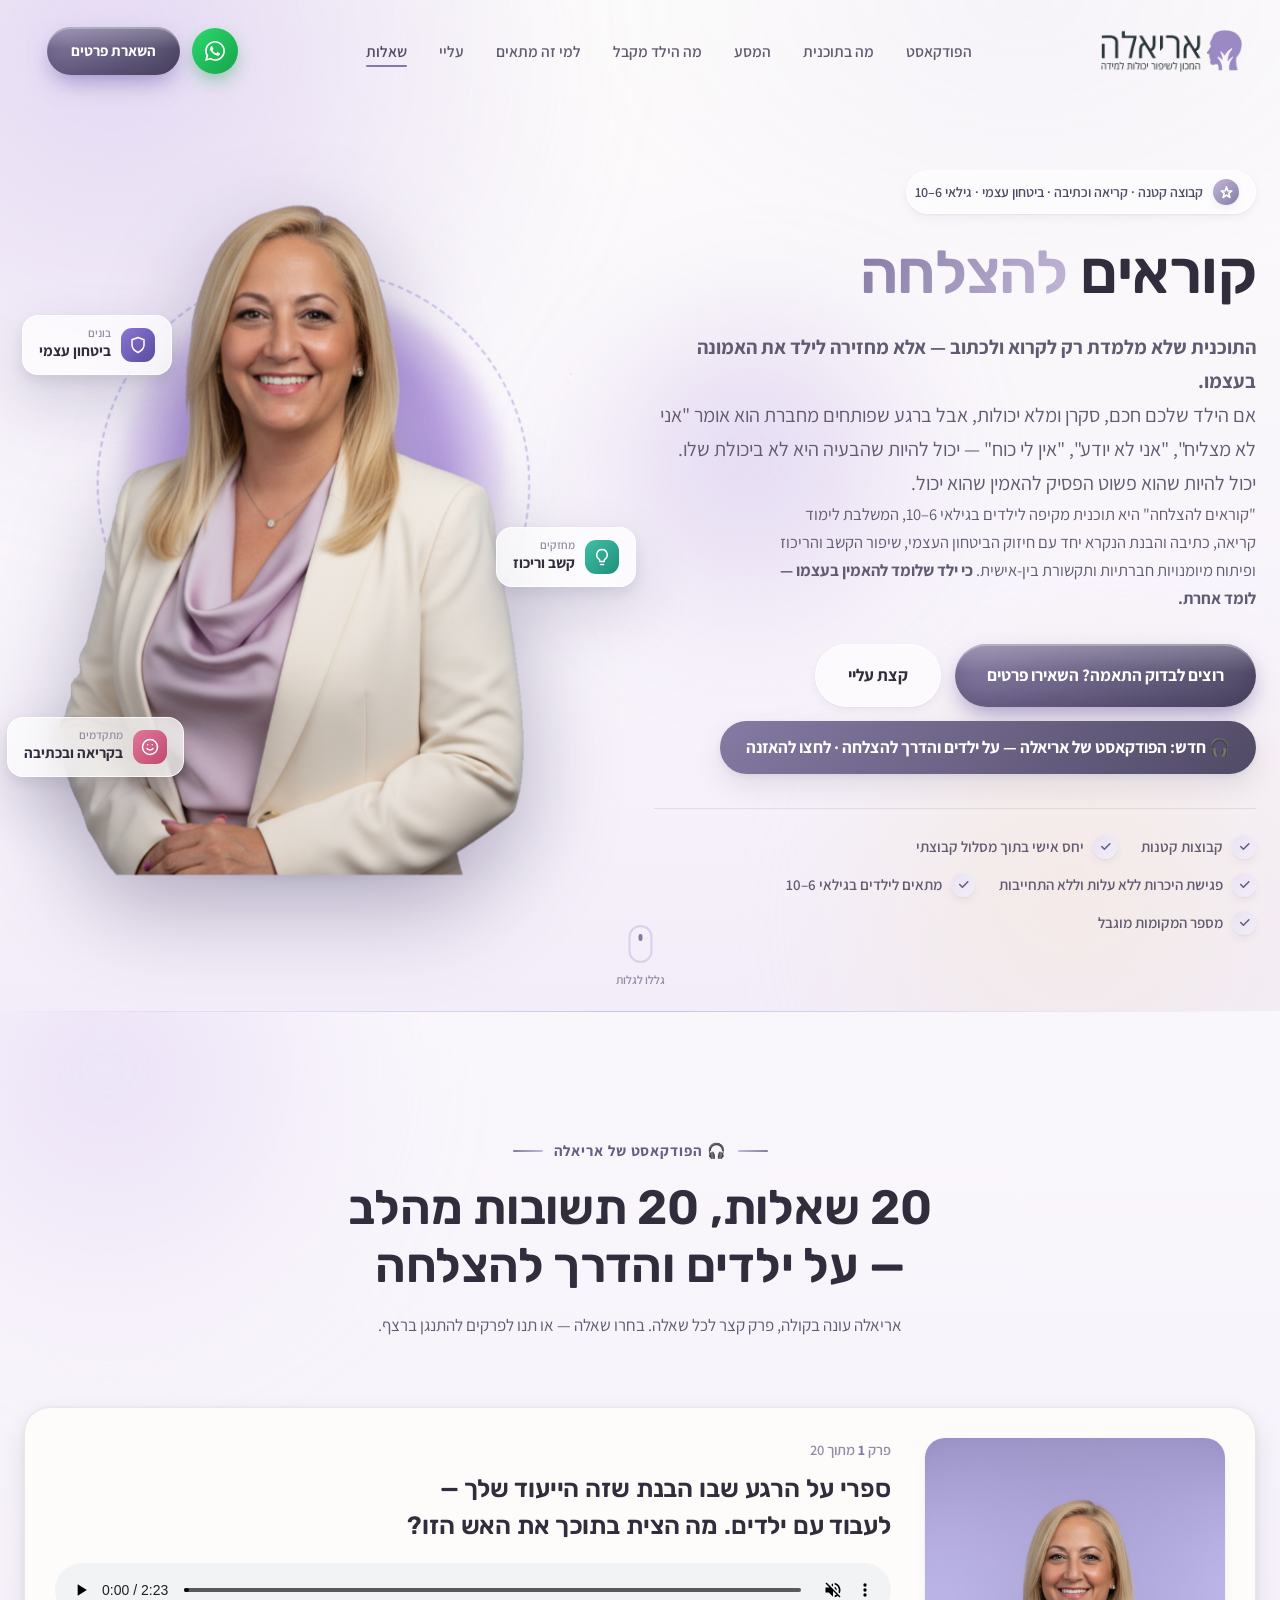
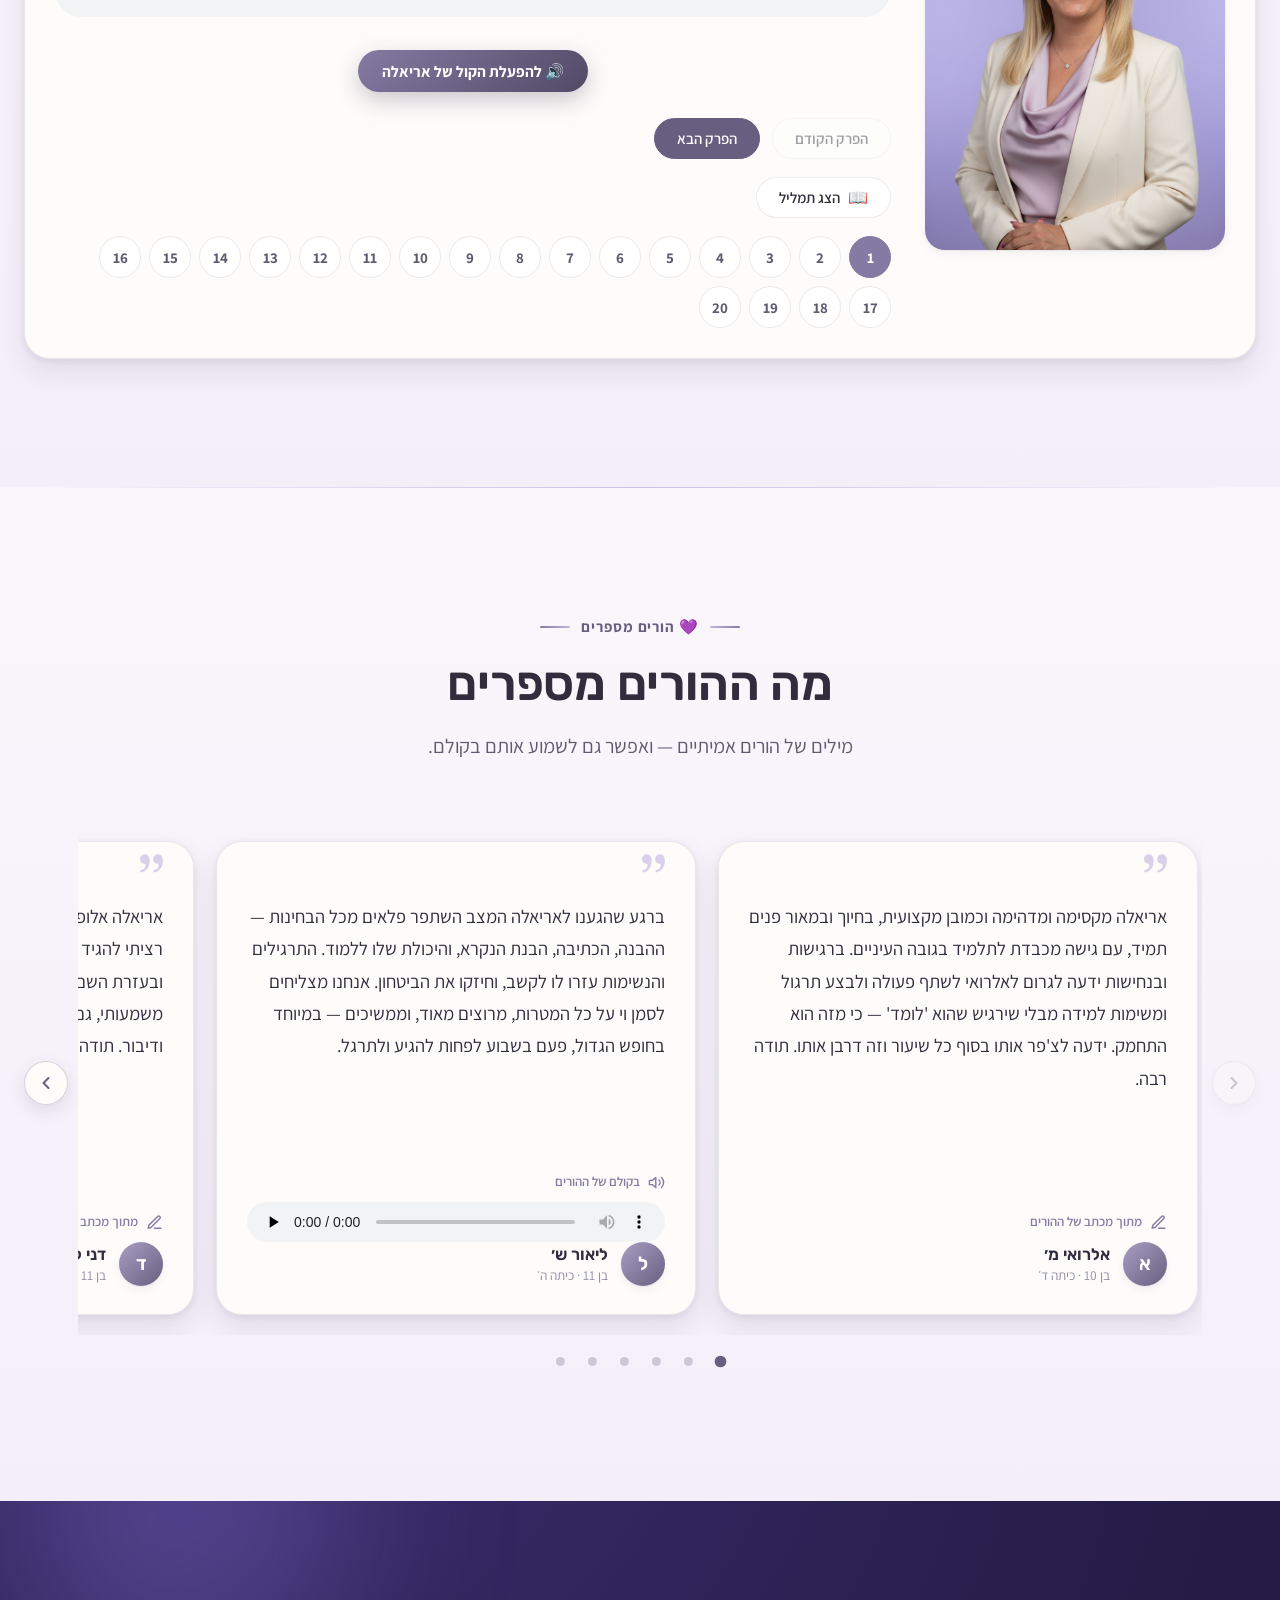
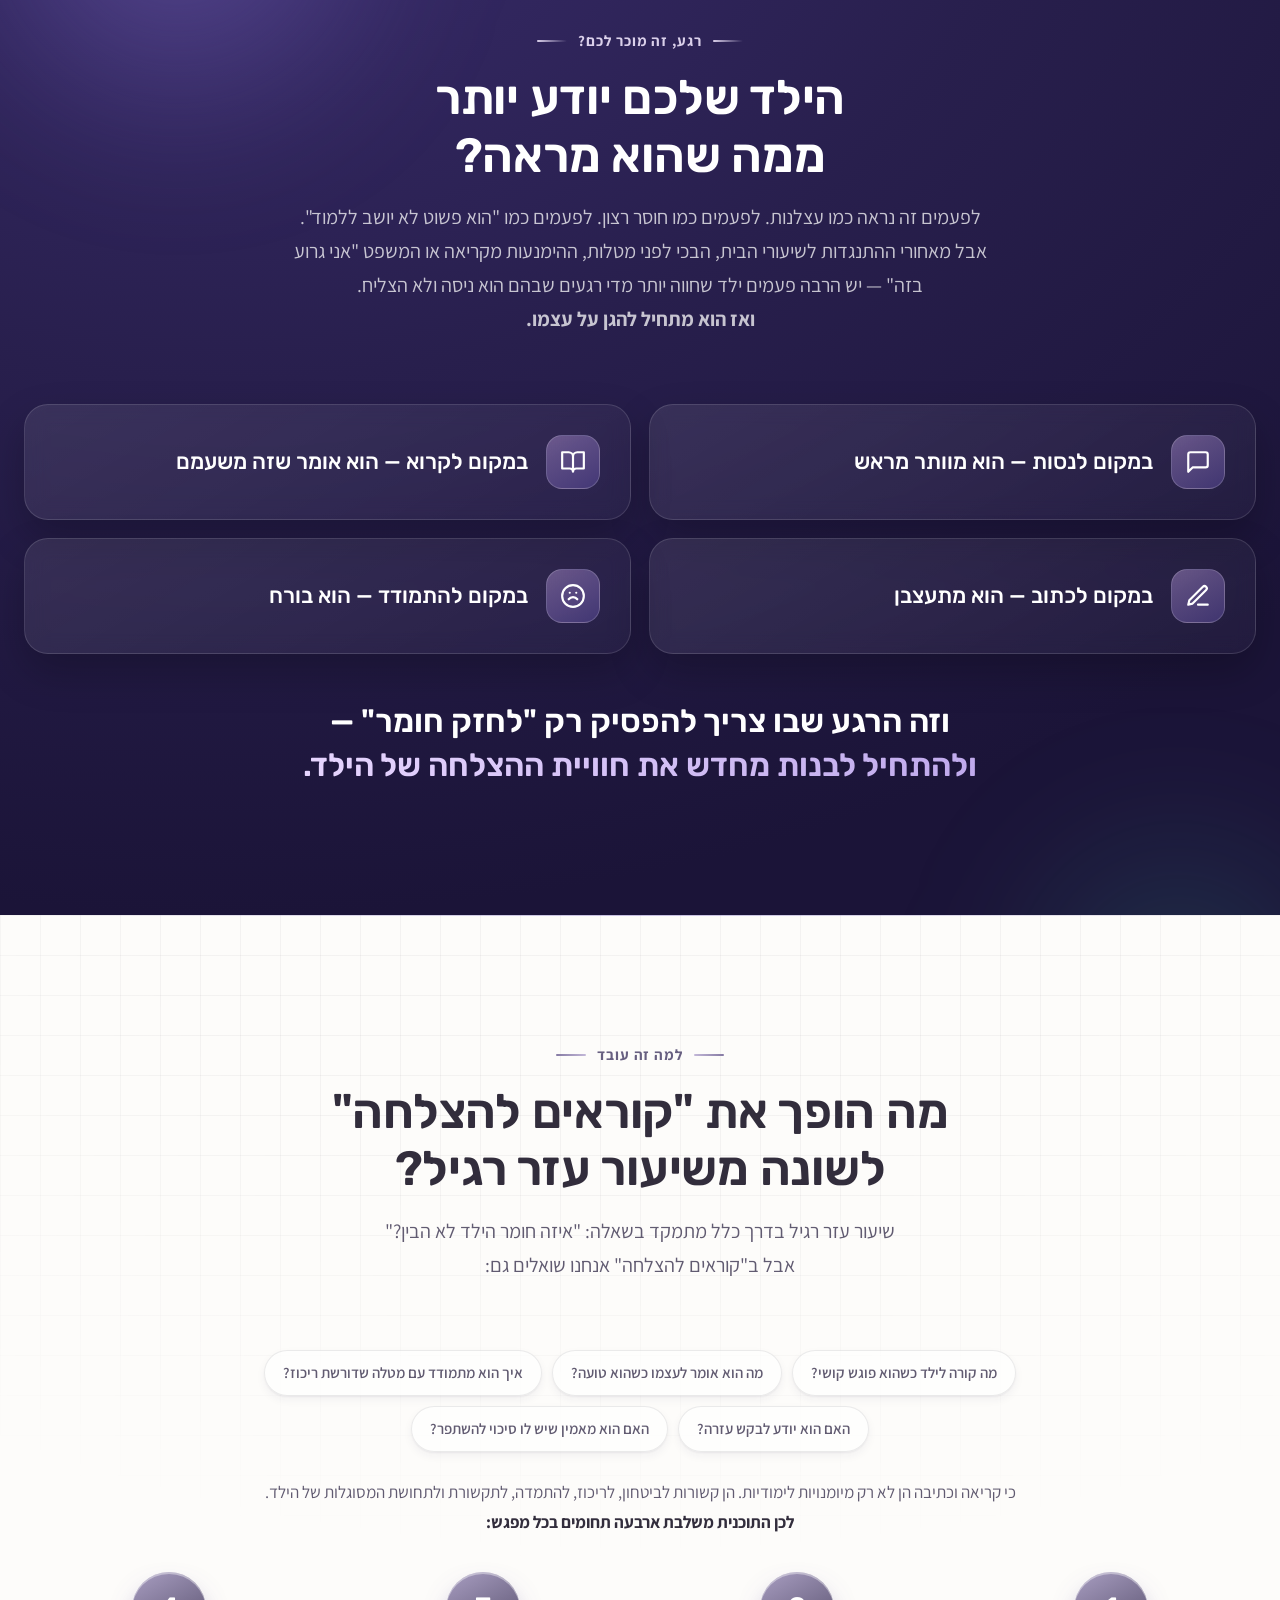
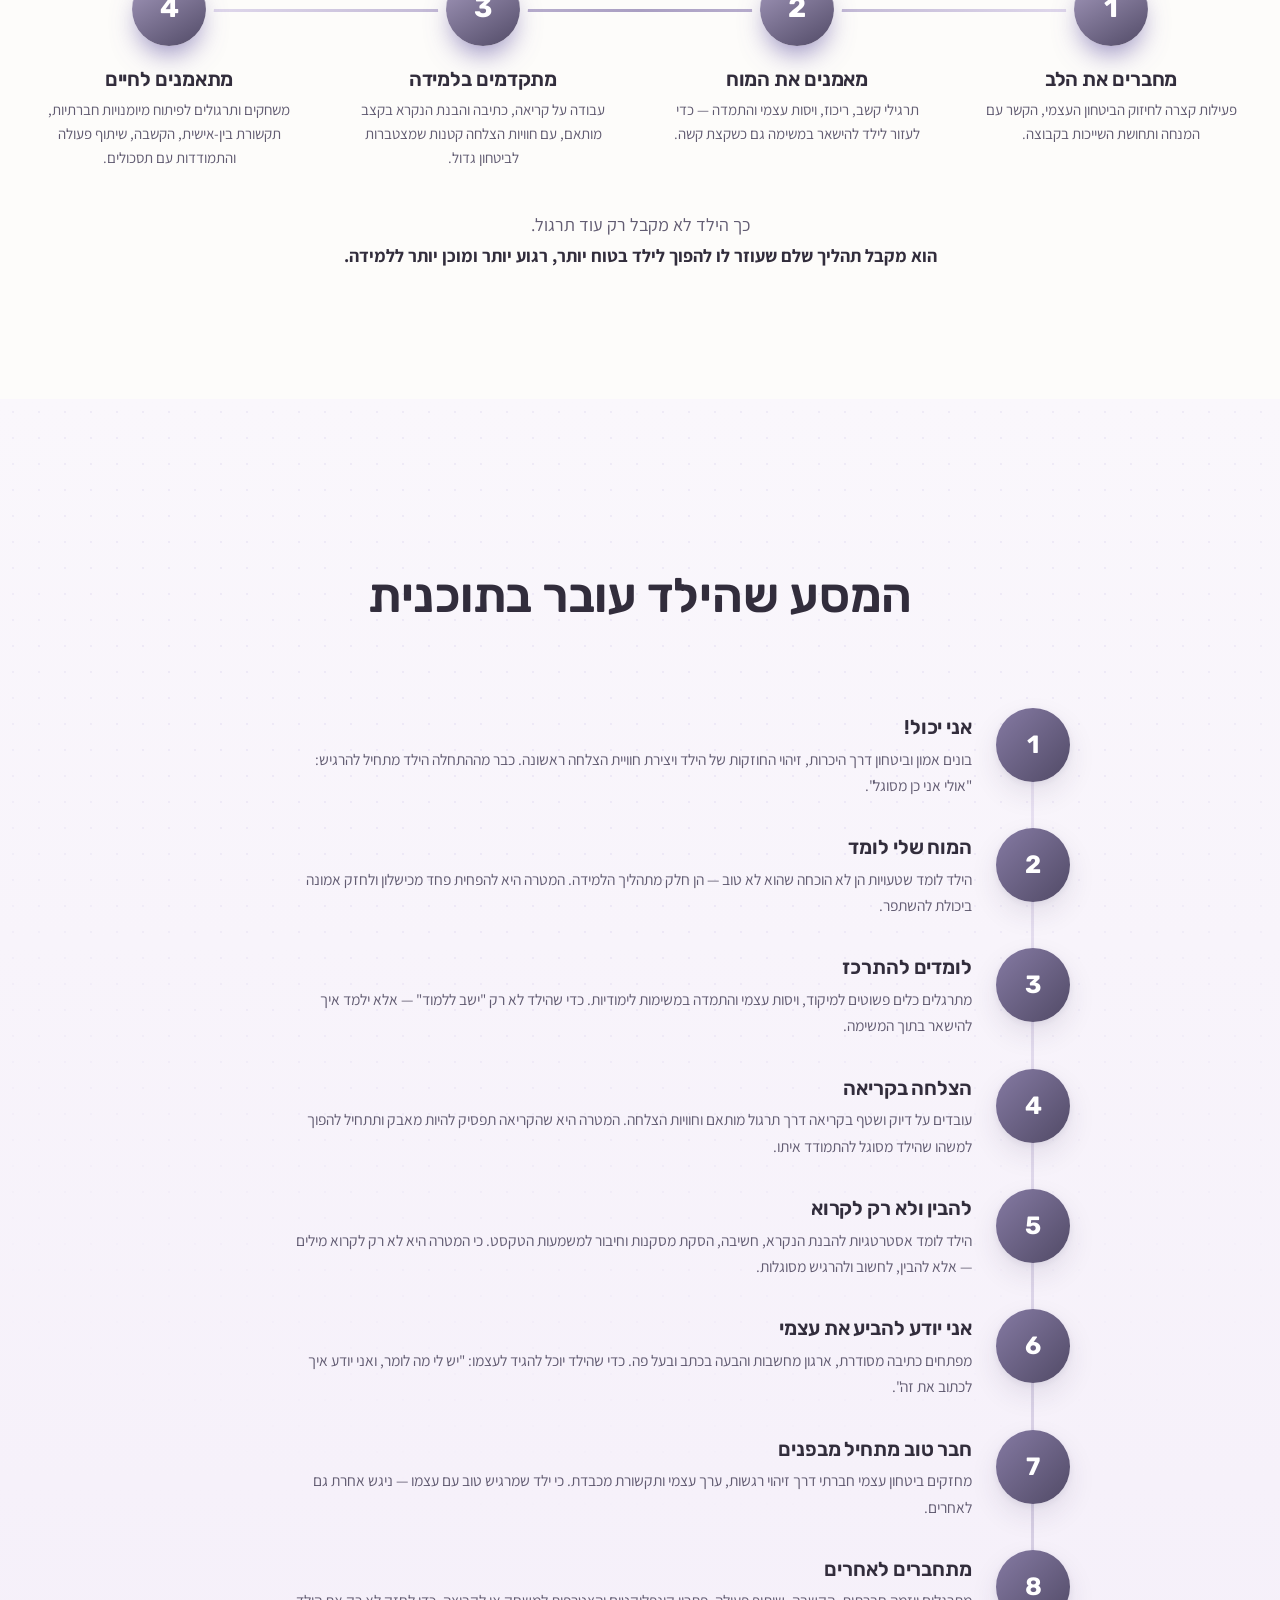
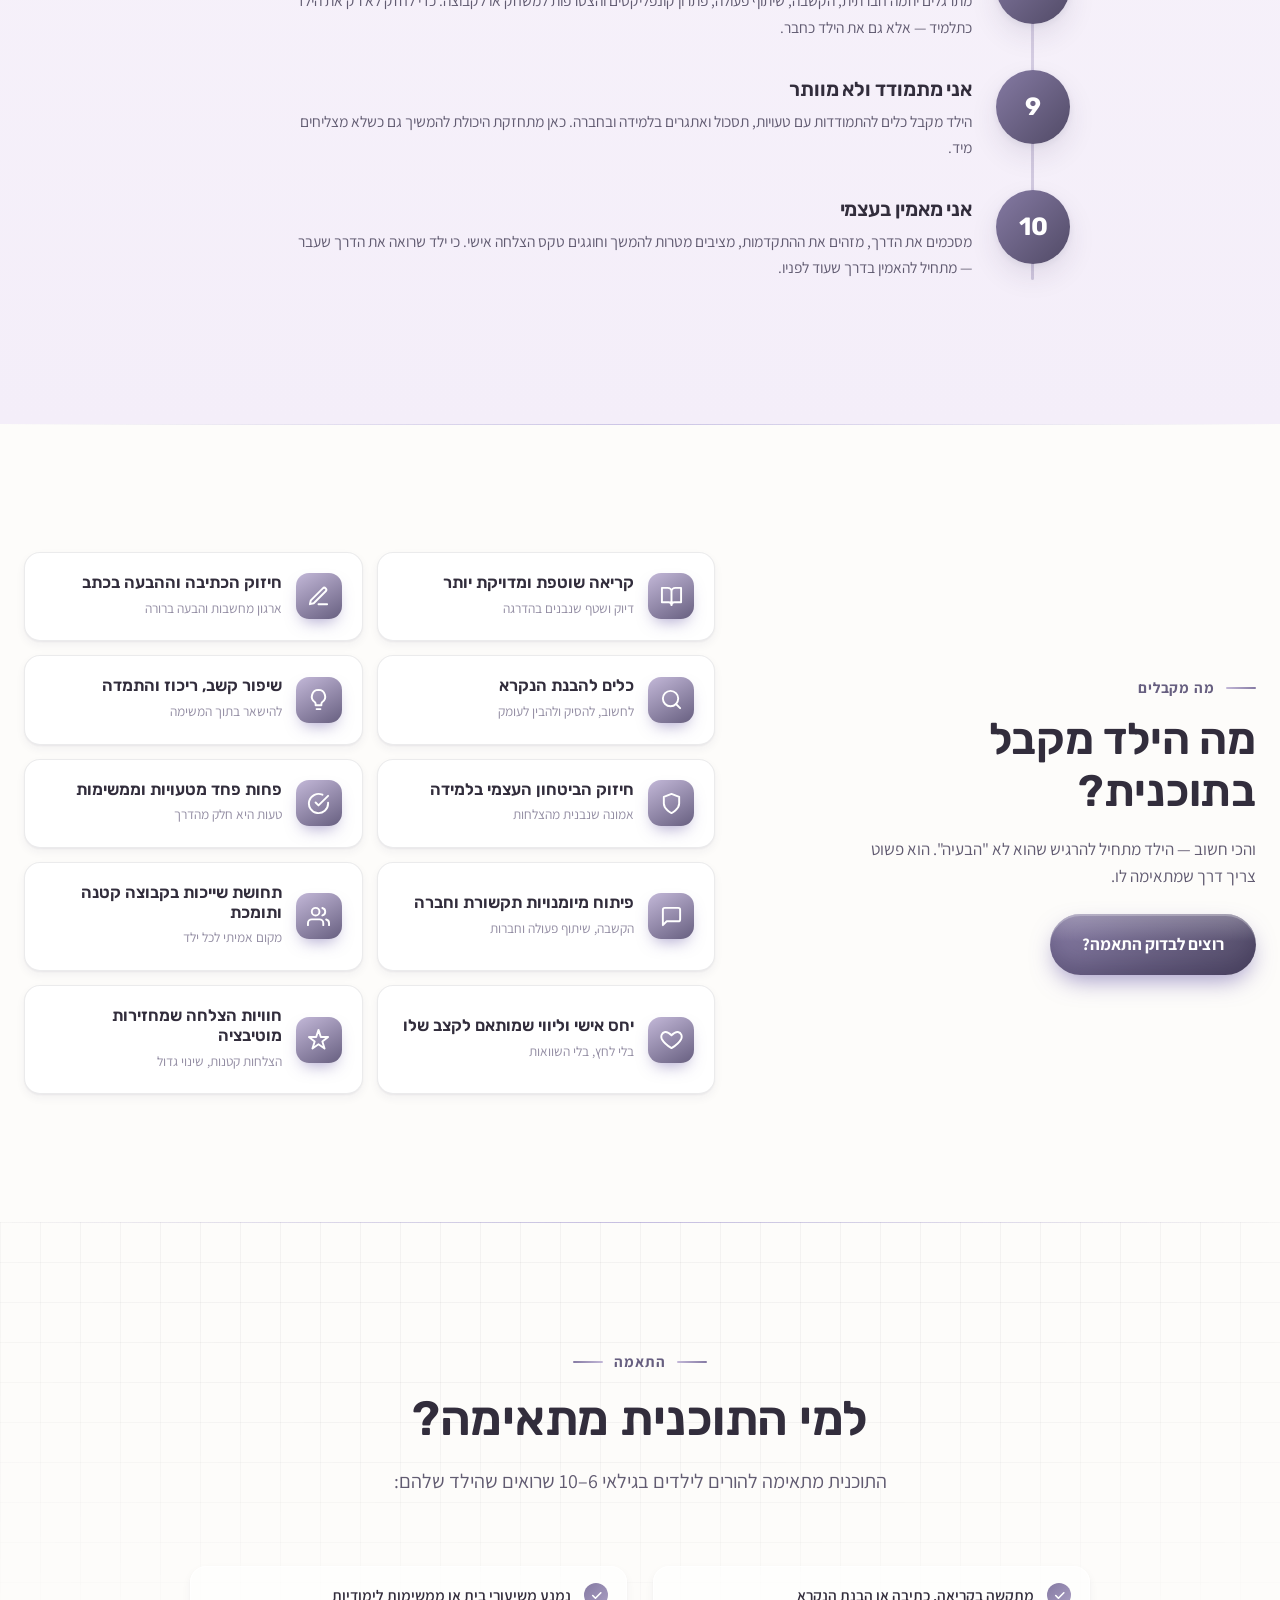
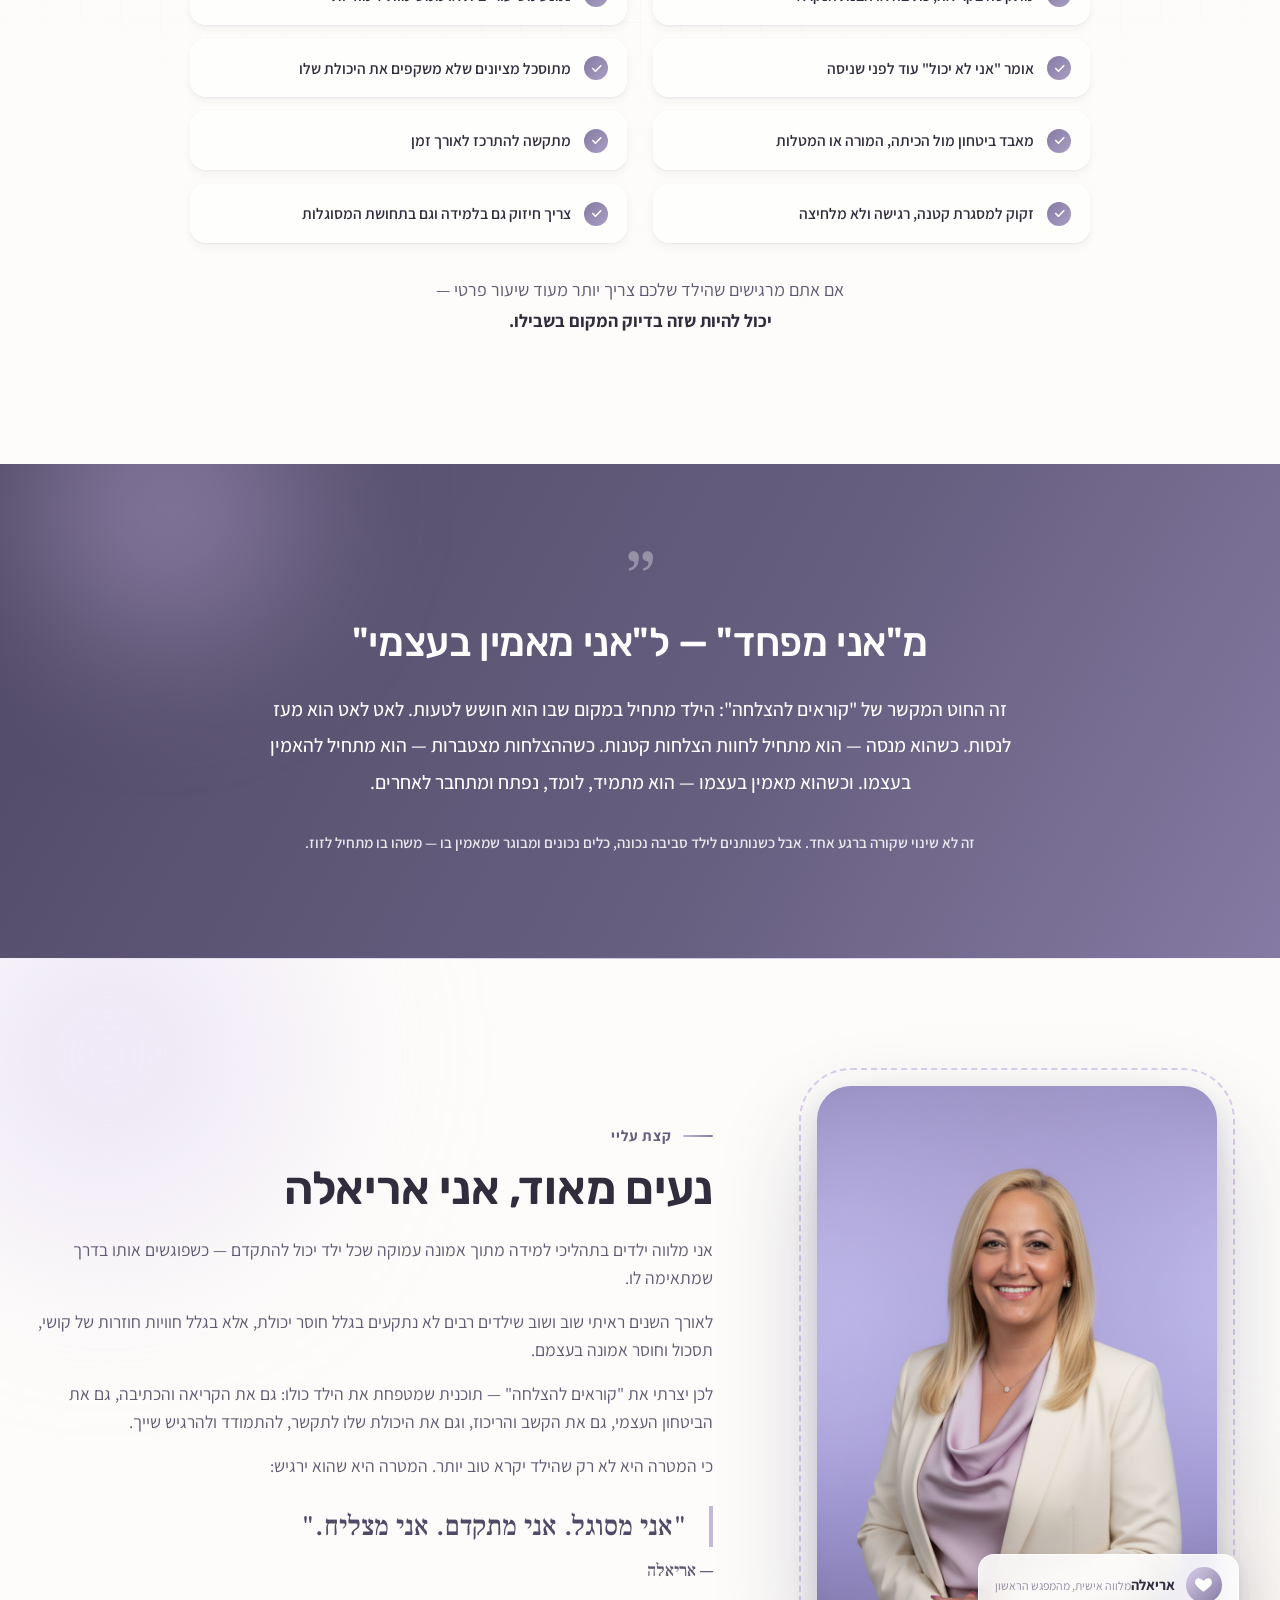
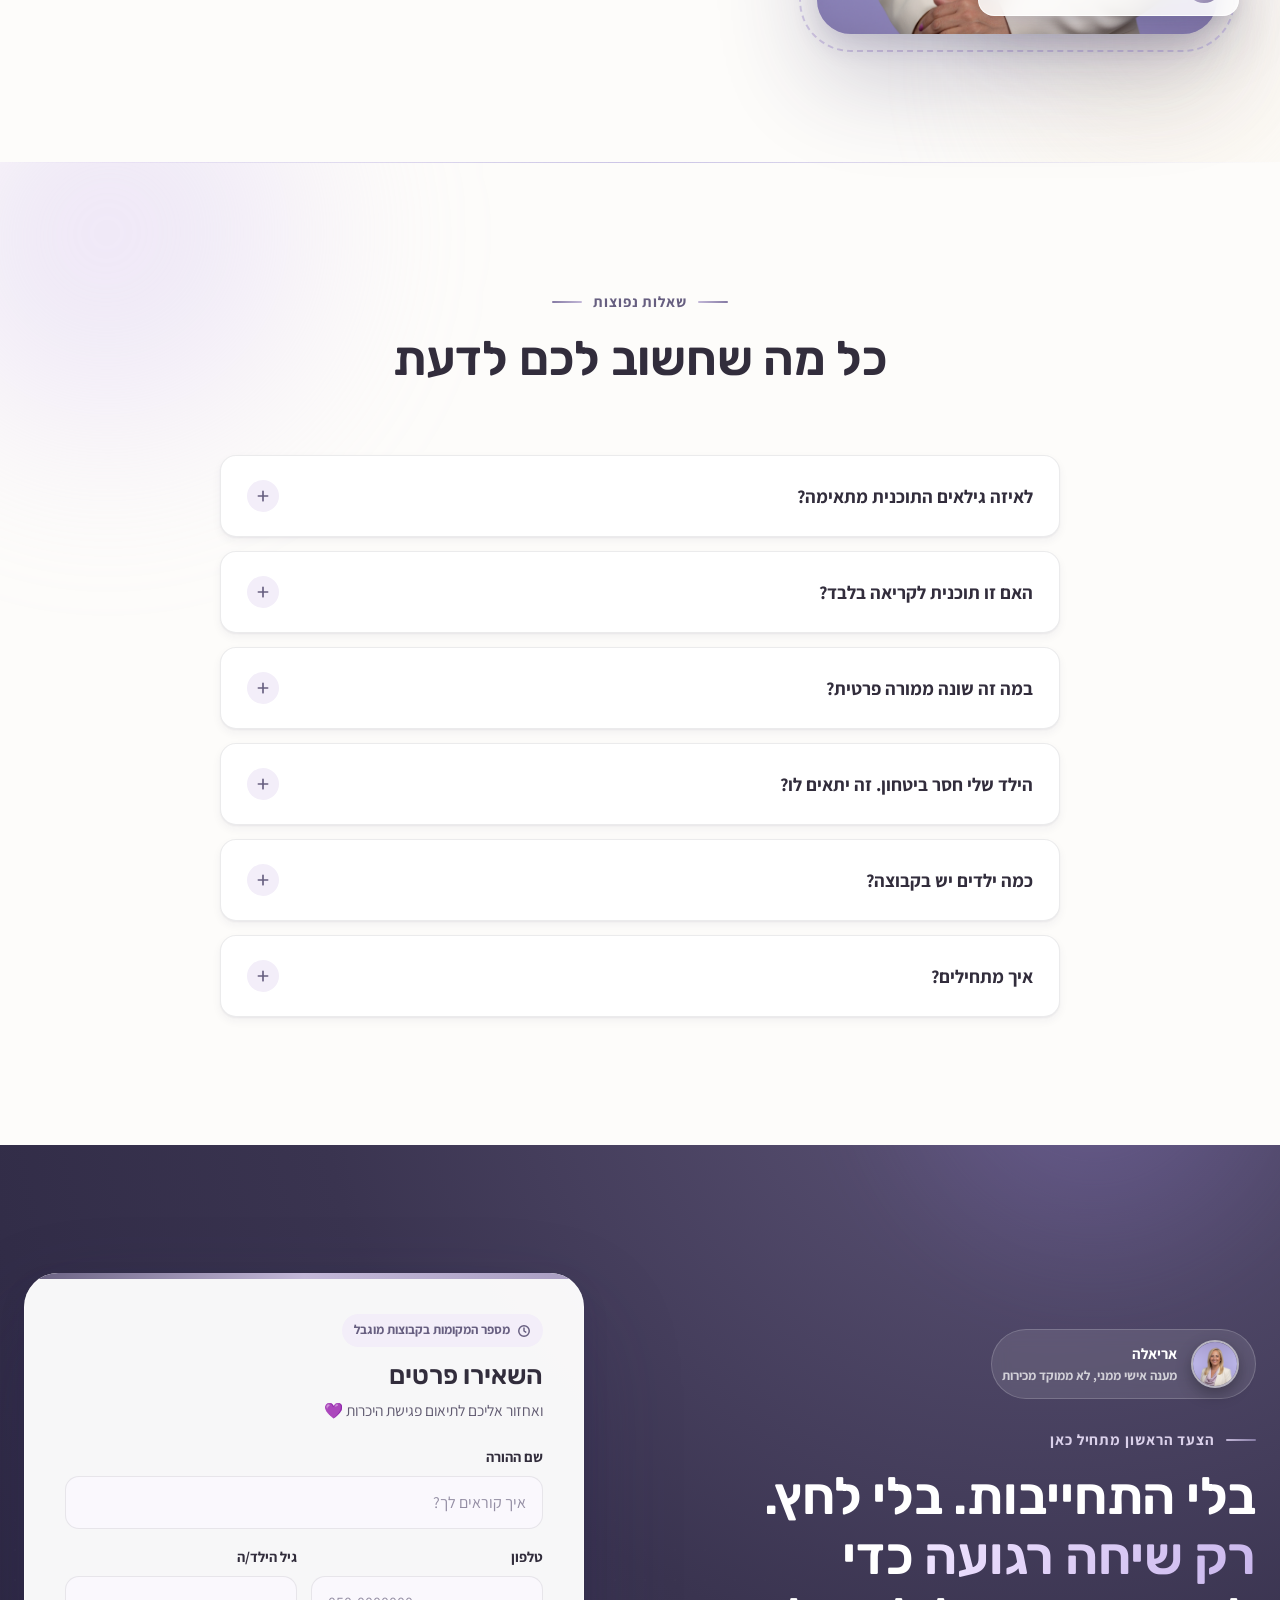
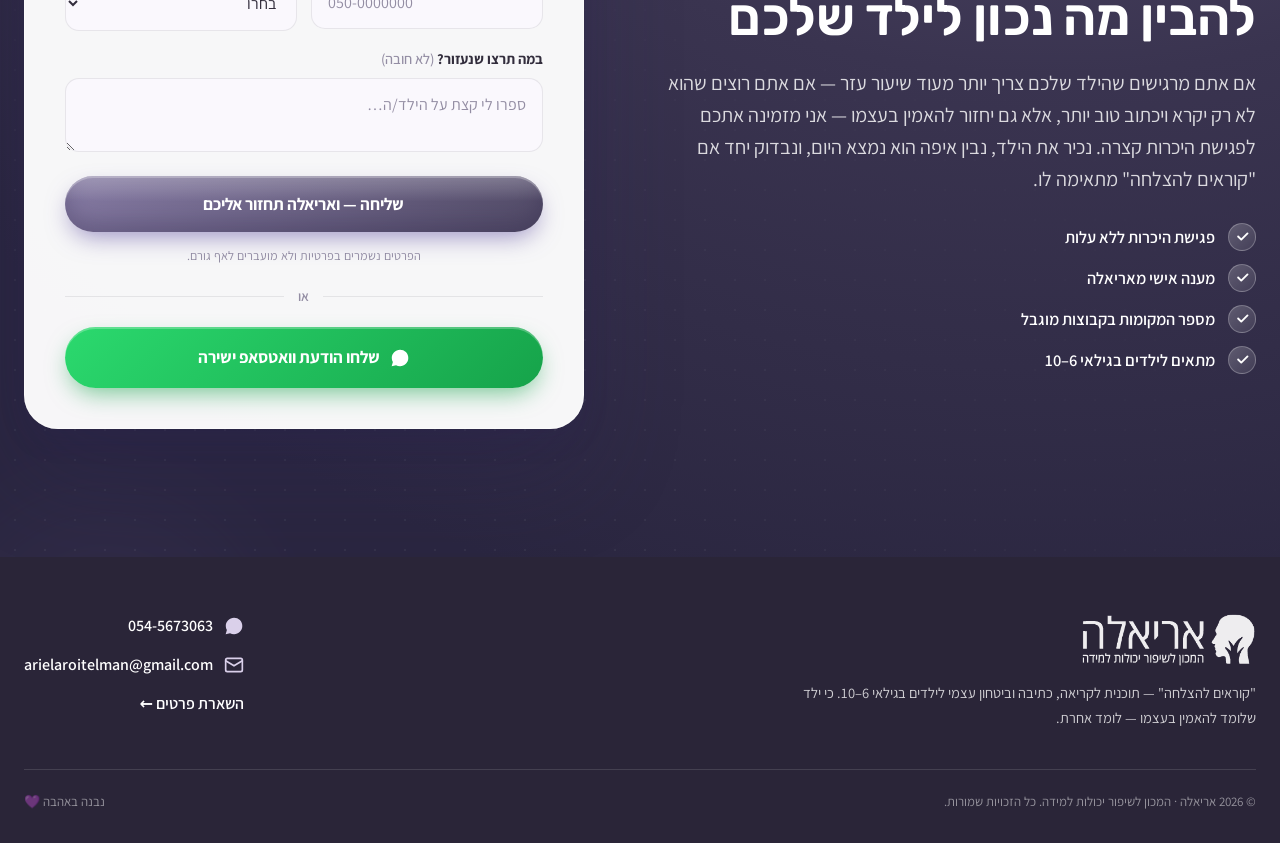
<file: index.html>
<!DOCTYPE html>
<html lang="he" dir="rtl">
<head>
<meta charset="UTF-8">
<meta name="viewport" content="width=device-width, initial-scale=1">
<title>קוראים להצלחה · אריאלה — המכון לשיפור יכולות למידה</title>
<meta name="description" content="קוראים להצלחה — תוכנית לילדים בגילאי 6–10 המשלבת קריאה, כתיבה והבנת הנקרא עם חיזוק הביטחון העצמי, הקשב והריכוז ומיומנויות חברתיות. פגישת היכרות ללא עלות.">
<link rel="preconnect" href="https://fonts.googleapis.com">
<link rel="preconnect" href="https://fonts.gstatic.com" crossorigin>
<link href="https://fonts.googleapis.com/css2?family=Assistant:wght@400;500;600;700;800&amp;family=Rubik:wght@400;500;600;700&amp;family=Frank+Ruhl+Libre:wght@500;700&amp;display=swap" rel="stylesheet">
<link rel="stylesheet" href="styles2.css">
</head>
<body>

<!-- scroll progress -->
<div class="progress" id="progress"></div>

<!-- ============ HEADER ============ -->
<header class="header" data-screen-label="header">
  <div class="header-in">
    <a class="brand" href="#top" aria-label="אריאלה — דף הבית">
      <img src="assets/logo.png" alt="אריאלה — המכון לשיפור יכולות למידה">
    </a>
    <nav class="nav" aria-label="ניווט ראשי">
      <a href="#podcast">הפודקאסט</a>
      <a href="#how">מה בתוכנית</a>
      <a href="#journey">המסע</a>
      <a href="#includes">מה הילד מקבל</a>
      <a href="#fit">למי זה מתאים</a>
      <a href="#about">עליי</a>
      <a href="#faq">שאלות</a>
    </nav>
    <div class="header-cta">
      <a class="icon-wa-link" href="https://wa.me/972545673063" target="_blank" rel="noopener" aria-label="וואטסאפ">
        <svg viewBox="0 0 24 24" fill="currentColor"><path d="M12.04 2C6.58 2 2.13 6.45 2.13 11.91c0 1.75.46 3.45 1.32 4.95L2 22l5.25-1.38a9.9 9.9 0 0 0 4.79 1.22h.01c5.46 0 9.91-4.45 9.91-9.91 0-2.65-1.03-5.14-2.9-7.01A9.82 9.82 0 0 0 12.04 2Zm0 18.15a8.2 8.2 0 0 1-4.18-1.14l-.3-.18-3.11.82.83-3.04-.2-.31a8.18 8.18 0 0 1-1.26-4.39 8.24 8.24 0 0 1 14.07-5.83 8.18 8.18 0 0 1 2.42 5.83c0 4.54-3.7 8.24-8.07 8.24Zm4.52-6.16c-.25-.12-1.47-.72-1.69-.81-.23-.08-.39-.12-.56.13-.16.25-.64.81-.79.97-.14.17-.29.19-.54.06-.25-.12-1.05-.39-1.99-1.23-.74-.66-1.23-1.47-1.38-1.72-.14-.25-.01-.38.11-.51.11-.11.25-.29.37-.43.13-.14.17-.25.25-.41.08-.17.04-.31-.02-.43-.06-.12-.56-1.34-.76-1.84-.2-.48-.41-.42-.56-.43h-.48c-.17 0-.43.06-.66.31-.23.25-.86.85-.86 2.07 0 1.22.89 2.4 1.01 2.56.12.17 1.75 2.67 4.23 3.74.59.26 1.05.41 1.41.52.59.19 1.13.16 1.56.1.48-.07 1.47-.6 1.68-1.18.21-.58.21-1.07.14-1.18-.06-.1-.22-.16-.47-.28Z"/></svg>
      </a>
      <a class="btn btn-primary" href="#form" data-magnet>השארת פרטים</a>
      <button class="nav-toggle" id="navToggle" type="button" aria-label="תפריט">
        <svg viewBox="0 0 24 24" fill="none" stroke="currentColor" stroke-width="2.2" stroke-linecap="round"><path d="M4 7h16M4 12h16M4 17h16"/></svg>
      </button>
    </div>
  </div>
</header>

<!-- mobile nav overlay -->
<div class="mobile-nav" id="mobileNav">
  <button class="mclose" id="mClose" type="button" aria-label="סגירה"><svg viewBox="0 0 24 24" fill="none" stroke="currentColor" stroke-width="2.2" stroke-linecap="round"><path d="M6 6l12 12M18 6 6 18"/></svg></button>
  <a href="#podcast">הפודקאסט</a>
  <a href="#how">מה בתוכנית</a>
  <a href="#journey">המסע — 10 מפגשים</a>
  <a href="#includes">מה הילד מקבל</a>
  <a href="#fit">למי זה מתאים</a>
  <a href="#about">קצת עליי</a>
  <a href="#faq">שאלות נפוצות</a>
  <a class="btn btn-primary btn-block" href="#form">השארת פרטים</a>
</div>

<main id="top">

<!-- ============ HERO ============ -->
<section class="hero" data-screen-label="hero">
  <div class="hero-bg">
    <span class="orb o1"></span>
    <span class="orb o2"></span>
    <span class="orb o3"></span>
    <span class="hero-grain"></span>
  </div>

  <div class="hero-grid">
    <div class="hero-copy">
      <span class="hero-pill reveal">
        <span class="dot"><svg viewBox="0 0 24 24" fill="none" stroke="currentColor" stroke-width="2.5" stroke-linecap="round" stroke-linejoin="round"><path d="m12 3 2.09 6.26L20.5 9.5l-5 3.8L17.5 20 12 16.2 6.5 20l2-6.7-5-3.8 6.41-.24z"/></svg></span>
        קבוצה קטנה · קריאה וכתיבה · ביטחון עצמי · גילאי 6–10
      </span>
      <h1 class="reveal d1">קוראים <span class="grad-text">להצלחה</span></h1>
      <p class="lead reveal d2"><strong>התוכנית שלא מלמדת רק לקרוא ולכתוב — אלא מחזירה לילד את האמונה בעצמו.</strong></p>
      <p class="lead reveal d2">אם הילד שלכם חכם, סקרן ומלא יכולות, אבל ברגע שפותחים מחברת הוא אומר "אני לא מצליח", "אני לא יודע", "אין לי כוח" — יכול להיות שהבעיה היא לא ביכולת שלו. יכול להיות שהוא פשוט הפסיק להאמין שהוא יכול.</p>
      <p class="lead reveal d2" style="font-size:16.5px">"קוראים להצלחה" היא תוכנית מקיפה לילדים בגילאי 6–10, המשלבת לימוד קריאה, כתיבה והבנת הנקרא יחד עם חיזוק הביטחון העצמי, שיפור הקשב והריכוז ופיתוח מיומנויות חברתיות ותקשורת בין-אישית. <strong>כי ילד שלומד להאמין בעצמו — לומד אחרת.</strong></p>
      <div class="hero-actions reveal d3">
        <a class="btn btn-primary" href="#form" data-magnet>רוצים לבדוק התאמה? השאירו פרטים</a>
        <a class="btn btn-ghost" href="#about">קצת עליי</a>
        <a class="btn btn-podcast" href="#podcast">🎧 חדש: הפודקאסט של אריאלה — על ילדים והדרך להצלחה · לחצו להאזנה</a>
      </div>
      <ul class="trust reveal d4">
        <li><span class="tick"><svg viewBox="0 0 24 24" fill="none" stroke="currentColor" stroke-width="3" stroke-linecap="round" stroke-linejoin="round"><path d="M5 12l5 5L20 7"/></svg></span> קבוצות קטנות</li>
        <li><span class="tick"><svg viewBox="0 0 24 24" fill="none" stroke="currentColor" stroke-width="3" stroke-linecap="round" stroke-linejoin="round"><path d="M5 12l5 5L20 7"/></svg></span> יחס אישי בתוך מסלול קבוצתי</li>
        <li><span class="tick"><svg viewBox="0 0 24 24" fill="none" stroke="currentColor" stroke-width="3" stroke-linecap="round" stroke-linejoin="round"><path d="M5 12l5 5L20 7"/></svg></span> פגישת היכרות ללא עלות וללא התחייבות</li>
        <li><span class="tick"><svg viewBox="0 0 24 24" fill="none" stroke="currentColor" stroke-width="3" stroke-linecap="round" stroke-linejoin="round"><path d="M5 12l5 5L20 7"/></svg></span> מתאים לילדים בגילאי 6–10</li>
        <li><span class="tick"><svg viewBox="0 0 24 24" fill="none" stroke="currentColor" stroke-width="3" stroke-linecap="round" stroke-linejoin="round"><path d="M5 12l5 5L20 7"/></svg></span> מספר המקומות מוגבל</li>
      </ul>
    </div>

    <div class="hero-stage reveal d2">
      <div class="stage-3d">
        <span class="halo"></span>
        <span class="halo-ring"></span>
        <span class="ground"></span>
        <img class="ariela" src="assets/ariela-cutout.png" alt="אריאלה — מלווה אישית">
      </div>
      <div class="chip c1">
        <span class="ci"><svg viewBox="0 0 24 24" fill="none" stroke="currentColor" stroke-width="2" stroke-linecap="round" stroke-linejoin="round"><path d="M12 22s8-4 8-10V5l-8-3-8 3v7c0 6 8 10 8 10z"/></svg></span>
        <div><small>בונים</small><b>ביטחון עצמי</b></div>
      </div>
      <div class="chip c2">
        <span class="ci"><svg viewBox="0 0 24 24" fill="none" stroke="currentColor" stroke-width="2" stroke-linecap="round" stroke-linejoin="round"><path d="M9 18h6M10 22h4M12 2a7 7 0 0 0-4 12.7c.6.5 1 1.3 1 2.1V18h6v-1.2c0-.8.4-1.6 1-2.1A7 7 0 0 0 12 2z"/></svg></span>
        <div><small>מחזקים</small><b>קשב וריכוז</b></div>
      </div>
      <div class="chip c3">
        <span class="ci"><svg viewBox="0 0 24 24" fill="none" stroke="currentColor" stroke-width="2" stroke-linecap="round" stroke-linejoin="round"><path d="M12 2a10 10 0 1 0 0 20 10 10 0 0 0 0-20zM8 14s1.5 2 4 2 4-2 4-2M9 9h.01M15 9h.01"/></svg></span>
        <div><small>מתקדמים</small><b>בקריאה ובכתיבה</b></div>
      </div>
    </div>
  </div>

  <div class="scroll-cue" aria-hidden="true">
    <span class="mouse"></span>
    גללו לגלות
  </div>
</section>

<!-- ============ PODCAST ============ -->
<section class="section bg-soft" id="podcast" data-screen-label="podcast">
  <span class="accent-top"></span>
  <div class="atmo"><span class="g1"></span></div>
  <div class="wrap">
    <div class="sec-head">
      <div class="center-eyebrow reveal"><span class="eyebrow">🎧 הפודקאסט של אריאלה</span></div>
      <h2 class="reveal d1">20 שאלות, 20 תשובות מהלב — על ילדים והדרך להצלחה</h2>
      <p class="pod-sub reveal d2">אריאלה עונה בקולה, פרק קצר לכל שאלה. בחרו שאלה — או תנו לפרקים להתנגן ברצף.</p>
    </div>

    <div class="pod-card reveal">
      <div class="pod-photo"><img src="assets/ariela.png" alt="אריאלה" loading="lazy"></div>
      <div class="pod-main">
        <div class="pod-count">פרק <b id="podNum">1</b> מתוך <span id="podTotal">20</span></div>
        <h3 class="pod-q" id="podQ"></h3>
        <audio id="podAudio" controls preload="none"></audio>
        <div class="pod-sound-wrap"><button class="pod-sound" id="podSound" type="button" hidden>🔊 להפעלת הקול של אריאלה</button></div>
        <div class="pod-cap" id="podCap" hidden aria-live="off"></div>
        <div class="pod-status" id="podStatus" role="status" aria-live="polite"></div>
        <div class="pod-nav">
          <button class="pod-btn" id="podPrev" type="button">הפרק הקודם</button>
          <button class="pod-btn primary" id="podNext" type="button">הפרק הבא</button>
        </div>
        <div class="pod-tr" id="podTr" hidden>
          <button class="pod-btn pod-tr-toggle" id="podTrToggle" type="button" aria-expanded="false" aria-controls="podTrBody"><span class="pod-tr-ico" aria-hidden="true">📖</span><span class="pod-tr-lbl" id="podTrLabel">הצג תמליל</span></button>
          <div class="pod-tr-body" id="podTrBody" role="region" aria-label="תמליל הפרק" tabindex="-1" hidden></div>
        </div>
        <div class="pod-chips" id="podChips" role="group" aria-label="בחירת פרק"></div>
      </div>
    </div>
  </div>
</section>

<!-- ============ TESTIMONIALS — parents (built from testimonials.js) ============ -->
<section class="section bg-soft" id="testimonials" data-screen-label="testimonials">
  <span class="accent-top"></span>
  <div class="wrap">
    <div class="sec-head">
      <div class="center-eyebrow reveal"><span class="eyebrow">💜 הורים מספרים</span></div>
      <h2 class="reveal d1">מה ההורים מספרים</h2>
      <p class="lead reveal d2">מילים של הורים אמיתיים — ואפשר גם לשמוע אותם בקולם.</p>
    </div>
    <div class="tst-grid" id="tst-grid"></div>
  </div>
</section>


<!-- ============ PAIN ============ -->
<section class="section pain-zone" data-screen-label="pain">
  <span class="pz-orb a"></span><span class="pz-orb b"></span>
  <div class="wrap">
    <div class="sec-head">
      <div class="center-eyebrow reveal"><span class="eyebrow">רגע, זה מוכר לכם?</span></div>
      <h2 class="reveal d1">הילד שלכם יודע יותר ממה שהוא מראה?</h2>
      <p class="lead reveal d2">לפעמים זה נראה כמו עצלנות. לפעמים כמו חוסר רצון. לפעמים כמו "הוא פשוט לא יושב ללמוד".<br>אבל מאחורי ההתנגדות לשיעורי הבית, הבכי לפני מטלות, ההימנעות מקריאה או המשפט "אני גרוע בזה" — יש הרבה פעמים ילד שחווה יותר מדי רגעים שבהם הוא ניסה ולא הצליח.<br><strong>ואז הוא מתחיל להגן על עצמו.</strong></p>
    </div>
    <div class="ptiles">
      <div class="ptile reveal">
        <span class="pic"><svg viewBox="0 0 24 24" fill="none" stroke="currentColor" stroke-width="2" stroke-linecap="round" stroke-linejoin="round"><path d="M21 15a2 2 0 0 1-2 2H7l-4 4V5a2 2 0 0 1 2-2h14a2 2 0 0 1 2 2z"/></svg></span>
        <p>במקום לנסות — הוא מוותר מראש</p>
      </div>
      <div class="ptile reveal d1">
        <span class="pic"><svg viewBox="0 0 24 24" fill="none" stroke="currentColor" stroke-width="2" stroke-linecap="round" stroke-linejoin="round"><path d="M2 3h6a4 4 0 0 1 4 4v14a3 3 0 0 0-3-3H2zM22 3h-6a4 4 0 0 0-4 4v14a3 3 0 0 1 3-3h7z"/></svg></span>
        <p>במקום לקרוא — הוא אומר שזה משעמם</p>
      </div>
      <div class="ptile reveal d2">
        <span class="pic"><svg viewBox="0 0 24 24" fill="none" stroke="currentColor" stroke-width="2" stroke-linecap="round" stroke-linejoin="round"><path d="M12 20h9M16.5 3.5a2.1 2.1 0 0 1 3 3L7 19l-4 1 1-4Z"/></svg></span>
        <p>במקום לכתוב — הוא מתעצבן</p>
      </div>
      <div class="ptile reveal d3">
        <span class="pic"><svg viewBox="0 0 24 24" fill="none" stroke="currentColor" stroke-width="2" stroke-linecap="round" stroke-linejoin="round"><path d="M12 2a10 10 0 1 0 0 20 10 10 0 0 0 0-20zM8 15s1.5-2 4-2 4 2 4 2M9 9h.01M15 9h.01"/></svg></span>
        <p>במקום להתמודד — הוא בורח</p>
      </div>
    </div>
    <p class="pain-foot reveal">וזה הרגע שבו צריך להפסיק רק "לחזק חומר" —<br><span class="grad-text">ולהתחיל לבנות מחדש את חוויית ההצלחה של הילד.</span></p>
  </div>
</section>

<!-- ============ HOW — the 4 domains ============ -->
<section class="section bg-grid" id="how" data-screen-label="how">
  <span class="accent-top"></span>
  <div class="wrap">
    <div class="sec-head">
      <div class="center-eyebrow reveal"><span class="eyebrow">למה זה עובד</span></div>
      <h2 class="reveal d1">מה הופך את "קוראים להצלחה" לשונה משיעור עזר רגיל?</h2>
      <p class="lead reveal d2">שיעור עזר רגיל בדרך כלל מתמקד בשאלה: "איזה חומר הילד לא הבין?"<br>אבל ב"קוראים להצלחה" אנחנו שואלים גם:</p>
    </div>
    <div class="asklist reveal d2">
      <span>מה קורה לילד כשהוא פוגש קושי?</span>
      <span>מה הוא אומר לעצמו כשהוא טועה?</span>
      <span>איך הוא מתמודד עם מטלה שדורשת ריכוז?</span>
      <span>האם הוא יודע לבקש עזרה?</span>
      <span>האם הוא מאמין שיש לו סיכוי להשתפר?</span>
    </div>
    <p class="how-mid reveal">כי קריאה וכתיבה הן לא רק מיומנויות לימודיות. הן קשורות לביטחון, לריכוז, להתמדה, לתקשורת ולתחושת המסוגלות של הילד.<br><strong>לכן התוכנית משלבת ארבעה תחומים בכל מפגש:</strong></p>
    <div class="journey">
      <div class="jstep reveal"><div class="num">1</div><h3>מחברים את הלב</h3><p>פעילות קצרה לחיזוק הביטחון העצמי, הקשר עם המנחה ותחושת השייכות בקבוצה.</p></div>
      <div class="jstep reveal d1"><div class="num">2</div><h3>מאמנים את המוח</h3><p>תרגילי קשב, ריכוז, ויסות עצמי והתמדה — כדי לעזור לילד להישאר במשימה גם כשקצת קשה.</p></div>
      <div class="jstep reveal d2"><div class="num">3</div><h3>מתקדמים בלמידה</h3><p>עבודה על קריאה, כתיבה והבנת הנקרא בקצב מותאם, עם חוויות הצלחה קטנות שמצטברות לביטחון גדול.</p></div>
      <div class="jstep reveal d3"><div class="num">4</div><h3>מתאמנים לחיים</h3><p>משחקים ותרגולים לפיתוח מיומנויות חברתיות, תקשורת בין-אישית, הקשבה, שיתוף פעולה והתמודדות עם תסכולים.</p></div>
    </div>
    <p class="how-foot reveal">כך הילד לא מקבל רק עוד תרגול.<br><strong>הוא מקבל תהליך שלם שעוזר לו להפוך לילד בטוח יותר, רגוע יותר ומוכן יותר ללמידה.</strong></p>
  </div>
</section>

<!-- ============ JOURNEY — 10 meetings ============ -->
<section class="section bg-soft" id="journey" data-screen-label="journey">
  <span class="dots"></span>
  <div class="wrap">
    <div class="sec-head">
      <div class="center-eyebrow reveal"><span class="eyebrow">המסע</span></div>
      <h2 class="reveal d1">המסע שהילד עובר בתוכנית</h2>
    </div>
    <div class="vtimeline">
      <div class="vstep reveal"><span class="n">1</span><div class="vbody"><h3>אני יכול!</h3><p>בונים אמון וביטחון דרך היכרות, זיהוי החוזקות של הילד ויצירת חוויית הצלחה ראשונה. כבר מההתחלה הילד מתחיל להרגיש: "אולי אני כן מסוגל".</p></div></div>
      <div class="vstep reveal"><span class="n">2</span><div class="vbody"><h3>המוח שלי לומד</h3><p>הילד לומד שטעויות הן לא הוכחה שהוא לא טוב — הן חלק מתהליך הלמידה. המטרה היא להפחית פחד מכישלון ולחזק אמונה ביכולת להשתפר.</p></div></div>
      <div class="vstep reveal"><span class="n">3</span><div class="vbody"><h3>לומדים להתרכז</h3><p>מתרגלים כלים פשוטים למיקוד, ויסות עצמי והתמדה במשימות לימודיות. כדי שהילד לא רק "ישב ללמוד" — אלא ילמד איך להישאר בתוך המשימה.</p></div></div>
      <div class="vstep reveal"><span class="n">4</span><div class="vbody"><h3>הצלחה בקריאה</h3><p>עובדים על דיוק ושטף בקריאה דרך תרגול מותאם וחוויות הצלחה. המטרה היא שהקריאה תפסיק להיות מאבק ותתחיל להפוך למשהו שהילד מסוגל להתמודד איתו.</p></div></div>
      <div class="vstep reveal"><span class="n">5</span><div class="vbody"><h3>להבין ולא רק לקרוא</h3><p>הילד לומד אסטרטגיות להבנת הנקרא, חשיבה, הסקת מסקנות וחיבור למשמעות הטקסט. כי המטרה היא לא רק לקרוא מילים — אלא להבין, לחשוב ולהרגיש מסוגלות.</p></div></div>
      <div class="vstep reveal"><span class="n">6</span><div class="vbody"><h3>אני יודע להביע את עצמי</h3><p>מפתחים כתיבה מסודרת, ארגון מחשבות והבעה בכתב ובעל פה. כדי שהילד יוכל להגיד לעצמו: "יש לי מה לומר, ואני יודע איך לכתוב את זה".</p></div></div>
      <div class="vstep reveal"><span class="n">7</span><div class="vbody"><h3>חבר טוב מתחיל מבפנים</h3><p>מחזקים ביטחון עצמי חברתי דרך זיהוי רגשות, ערך עצמי ותקשורת מכבדת. כי ילד שמרגיש טוב עם עצמו — ניגש אחרת גם לאחרים.</p></div></div>
      <div class="vstep reveal"><span class="n">8</span><div class="vbody"><h3>מתחברים לאחרים</h3><p>מתרגלים יוזמה חברתית, הקשבה, שיתוף פעולה, פתרון קונפליקטים והצטרפות למשחק או לקבוצה. כדי לחזק לא רק את הילד כתלמיד — אלא גם את הילד כחבר.</p></div></div>
      <div class="vstep reveal"><span class="n">9</span><div class="vbody"><h3>אני מתמודד ולא מוותר</h3><p>הילד מקבל כלים להתמודדות עם טעויות, תסכול ואתגרים בלמידה ובחברה. כאן מתחזקת היכולת להמשיך גם כשלא מצליחים מיד.</p></div></div>
      <div class="vstep reveal"><span class="n">10</span><div class="vbody"><h3>אני מאמין בעצמי</h3><p>מסכמים את הדרך, מזהים את ההתקדמות, מציבים מטרות להמשך וחוגגים טקס הצלחה אישי. כי ילד שרואה את הדרך שעבר — מתחיל להאמין בדרך שעוד לפניו.</p></div></div>
    </div>
  </div>
</section>

<!-- ============ INCLUDES — what the child gets ============ -->
<section class="section" id="includes" data-screen-label="includes">
  <span class="accent-top"></span>
  <div class="wrap inc-split">
    <div class="inc-intro reveal">
      <span class="eyebrow">מה מקבלים</span>
      <h2>מה הילד מקבל<br>בתוכנית?</h2>
      <p>והכי חשוב — הילד מתחיל להרגיש שהוא לא "הבעיה". הוא פשוט צריך דרך שמתאימה לו.</p>
      <a class="btn btn-primary" href="#form" data-magnet>רוצים לבדוק התאמה?</a>
    </div>
    <div class="inc-list">
      <div class="inc-item reveal">
        <span class="pic"><svg viewBox="0 0 24 24" fill="none" stroke="currentColor" stroke-width="2" stroke-linecap="round" stroke-linejoin="round"><path d="M2 3h6a4 4 0 0 1 4 4v14a3 3 0 0 0-3-3H2zM22 3h-6a4 4 0 0 0-4 4v14a3 3 0 0 1 3-3h7z"/></svg></span>
        <div><b>קריאה שוטפת ומדויקת יותר</b><span>דיוק ושטף שנבנים בהדרגה</span></div>
      </div>
      <div class="inc-item reveal d1">
        <span class="pic"><svg viewBox="0 0 24 24" fill="none" stroke="currentColor" stroke-width="2" stroke-linecap="round" stroke-linejoin="round"><path d="M12 20h9M16.5 3.5a2.1 2.1 0 0 1 3 3L7 19l-4 1 1-4Z"/></svg></span>
        <div><b>חיזוק הכתיבה וההבעה בכתב</b><span>ארגון מחשבות והבעה ברורה</span></div>
      </div>
      <div class="inc-item reveal">
        <span class="pic"><svg viewBox="0 0 24 24" fill="none" stroke="currentColor" stroke-width="2" stroke-linecap="round" stroke-linejoin="round"><circle cx="11" cy="11" r="8"/><path d="m21 21-4.3-4.3"/></svg></span>
        <div><b>כלים להבנת הנקרא</b><span>לחשוב, להסיק ולהבין לעומק</span></div>
      </div>
      <div class="inc-item reveal d1">
        <span class="pic"><svg viewBox="0 0 24 24" fill="none" stroke="currentColor" stroke-width="2" stroke-linecap="round" stroke-linejoin="round"><path d="M9 18h6M10 22h4M12 2a7 7 0 0 0-4 12.7c.6.5 1 1.3 1 2.1V18h6v-1.2c0-.8.4-1.6 1-2.1A7 7 0 0 0 12 2z"/></svg></span>
        <div><b>שיפור קשב, ריכוז והתמדה</b><span>להישאר בתוך המשימה</span></div>
      </div>
      <div class="inc-item reveal">
        <span class="pic"><svg viewBox="0 0 24 24" fill="none" stroke="currentColor" stroke-width="2" stroke-linecap="round" stroke-linejoin="round"><path d="M12 22s8-4 8-10V5l-8-3-8 3v7c0 6 8 10 8 10z"/></svg></span>
        <div><b>חיזוק הביטחון העצמי בלמידה</b><span>אמונה שנבנית מהצלחות</span></div>
      </div>
      <div class="inc-item reveal d1">
        <span class="pic"><svg viewBox="0 0 24 24" fill="none" stroke="currentColor" stroke-width="2" stroke-linecap="round" stroke-linejoin="round"><path d="M22 11.08V12a10 10 0 1 1-5.93-9.14M22 4 12 14.01l-3-3"/></svg></span>
        <div><b>פחות פחד מטעויות וממשימות</b><span>טעות היא חלק מהדרך</span></div>
      </div>
      <div class="inc-item reveal">
        <span class="pic"><svg viewBox="0 0 24 24" fill="none" stroke="currentColor" stroke-width="2" stroke-linecap="round" stroke-linejoin="round"><path d="M21 15a2 2 0 0 1-2 2H7l-4 4V5a2 2 0 0 1 2-2h14a2 2 0 0 1 2 2z"/></svg></span>
        <div><b>פיתוח מיומנויות תקשורת וחברה</b><span>הקשבה, שיתוף פעולה וחברות</span></div>
      </div>
      <div class="inc-item reveal d1">
        <span class="pic"><svg viewBox="0 0 24 24" fill="none" stroke="currentColor" stroke-width="2" stroke-linecap="round" stroke-linejoin="round"><path d="M17 21v-2a4 4 0 0 0-4-4H5a4 4 0 0 0-4 4v2M9 11a4 4 0 1 0 0-8 4 4 0 0 0 0 8zM23 21v-2a4 4 0 0 0-3-3.87M16 3.13a4 4 0 0 1 0 7.75"/></svg></span>
        <div><b>תחושת שייכות בקבוצה קטנה ותומכת</b><span>מקום אמיתי לכל ילד</span></div>
      </div>
      <div class="inc-item reveal">
        <span class="pic"><svg viewBox="0 0 24 24" fill="none" stroke="currentColor" stroke-width="2" stroke-linecap="round" stroke-linejoin="round"><path d="M12 21s-7.5-4.6-10-9.3C.4 8.3 2 4.8 5.3 4.2 7.4 3.8 9.3 4.9 12 7.6c2.7-2.7 4.6-3.8 6.7-3.4 3.3.6 4.9 4.1 3.3 7.5C19.5 16.4 12 21 12 21Z"/></svg></span>
        <div><b>יחס אישי וליווי שמותאם לקצב שלו</b><span>בלי לחץ, בלי השוואות</span></div>
      </div>
      <div class="inc-item reveal d1">
        <span class="pic"><svg viewBox="0 0 24 24" fill="none" stroke="currentColor" stroke-width="2" stroke-linecap="round" stroke-linejoin="round"><path d="m12 2 2.4 7.4H22l-6 4.6 2.3 7.4L12 17l-6.3 4.4L8 14 2 9.4h7.6z"/></svg></span>
        <div><b>חוויות הצלחה שמחזירות מוטיבציה</b><span>הצלחות קטנות, שינוי גדול</span></div>
      </div>
    </div>
  </div>
</section>

<!-- ============ FIT — who it's for ============ -->
<section class="section bg-grid" id="fit" data-screen-label="fit">
  <span class="accent-top"></span>
  <div class="wrap">
    <div class="sec-head">
      <div class="center-eyebrow reveal"><span class="eyebrow">התאמה</span></div>
      <h2 class="reveal d1">למי התוכנית מתאימה?</h2>
      <p class="lead reveal d2">התוכנית מתאימה להורים לילדים בגילאי 6–10 שרואים שהילד שלהם:</p>
    </div>
    <div class="fit-grid">
      <div class="fit-item reveal"><span class="tick"><svg viewBox="0 0 24 24" fill="none" stroke="currentColor" stroke-width="3" stroke-linecap="round" stroke-linejoin="round"><path d="M5 12l5 5L20 7"/></svg></span> מתקשה בקריאה, כתיבה או הבנת הנקרא</div>
      <div class="fit-item reveal"><span class="tick"><svg viewBox="0 0 24 24" fill="none" stroke="currentColor" stroke-width="3" stroke-linecap="round" stroke-linejoin="round"><path d="M5 12l5 5L20 7"/></svg></span> נמנע משיעורי בית או ממשימות לימודיות</div>
      <div class="fit-item reveal"><span class="tick"><svg viewBox="0 0 24 24" fill="none" stroke="currentColor" stroke-width="3" stroke-linecap="round" stroke-linejoin="round"><path d="M5 12l5 5L20 7"/></svg></span> אומר "אני לא יכול" עוד לפני שניסה</div>
      <div class="fit-item reveal"><span class="tick"><svg viewBox="0 0 24 24" fill="none" stroke="currentColor" stroke-width="3" stroke-linecap="round" stroke-linejoin="round"><path d="M5 12l5 5L20 7"/></svg></span> מתוסכל מציונים שלא משקפים את היכולת שלו</div>
      <div class="fit-item reveal"><span class="tick"><svg viewBox="0 0 24 24" fill="none" stroke="currentColor" stroke-width="3" stroke-linecap="round" stroke-linejoin="round"><path d="M5 12l5 5L20 7"/></svg></span> מאבד ביטחון מול הכיתה, המורה או המטלות</div>
      <div class="fit-item reveal"><span class="tick"><svg viewBox="0 0 24 24" fill="none" stroke="currentColor" stroke-width="3" stroke-linecap="round" stroke-linejoin="round"><path d="M5 12l5 5L20 7"/></svg></span> מתקשה להתרכז לאורך זמן</div>
      <div class="fit-item reveal"><span class="tick"><svg viewBox="0 0 24 24" fill="none" stroke="currentColor" stroke-width="3" stroke-linecap="round" stroke-linejoin="round"><path d="M5 12l5 5L20 7"/></svg></span> זקוק למסגרת קטנה, רגישה ולא מלחיצה</div>
      <div class="fit-item reveal"><span class="tick"><svg viewBox="0 0 24 24" fill="none" stroke="currentColor" stroke-width="3" stroke-linecap="round" stroke-linejoin="round"><path d="M5 12l5 5L20 7"/></svg></span> צריך חיזוק גם בלמידה וגם בתחושת המסוגלות</div>
    </div>
    <p class="fit-foot reveal">אם אתם מרגישים שהילד שלכם צריך יותר מעוד שיעור פרטי —<br><strong>יכול להיות שזה בדיוק המקום בשבילו.</strong></p>
  </div>
</section>


<!-- ============ QUOTE BAND — the thread ============ -->
<section class="quote-band" id="thread" data-screen-label="quote-band">
  <span class="qb-orb x"></span>
  <div class="qb-inner reveal">
    <span class="big-q">”</span>
    <p>מ"אני מפחד" — ל"אני מאמין בעצמי"</p>
    <p class="qb-flow">זה החוט המקשר של "קוראים להצלחה": הילד מתחיל במקום שבו הוא חושש לטעות. לאט לאט הוא מעז לנסות. כשהוא מנסה — הוא מתחיל לחוות הצלחות קטנות. כשההצלחות מצטברות — הוא מתחיל להאמין בעצמו. וכשהוא מאמין בעצמו — הוא מתמיד, לומד, נפתח ומתחבר לאחרים.</p>
    <span class="qb-by">זה לא שינוי שקורה ברגע אחד. אבל כשנותנים לילד סביבה נכונה, כלים נכונים ומבוגר שמאמין בו — משהו בו מתחיל לזוז.</span>
  </div>
</section>

<!-- ============ ABOUT ============ -->
<section class="section" id="about" data-screen-label="about">
  <span class="accent-top"></span>
  <div class="atmo"><span class="g1"></span><span class="g2"></span></div>
  <div class="wrap about-grid">
    <div class="about-photo reveal">
      <span class="ring"></span>
      <div class="pf"><img src="assets/ariela.png" alt="אריאלה"></div>
      <div class="badge">
        <span class="h"><svg viewBox="0 0 24 24" fill="currentColor"><path d="M12 21s-7.5-4.6-10-9.3C.4 8.3 2 4.8 5.3 4.2 7.4 3.8 9.3 4.9 12 7.6c2.7-2.7 4.6-3.8 6.7-3.4 3.3.6 4.9 4.1 3.3 7.5C19.5 16.4 12 21 12 21Z"/></svg></span>
        <div><b>אריאלה</b><span>מלווה אישית, מהמפגש הראשון</span></div>
      </div>
    </div>
    <div class="about reveal d1">
      <span class="eyebrow">קצת עליי</span>
      <h2>נעים מאוד, אני אריאלה</h2>
      <p>אני מלווה ילדים בתהליכי למידה מתוך אמונה עמוקה שכל ילד יכול להתקדם — כשפוגשים אותו בדרך שמתאימה לו.</p>
      <p>לאורך השנים ראיתי שוב ושוב שילדים רבים לא נתקעים בגלל חוסר יכולת, אלא בגלל חוויות חוזרות של קושי, תסכול וחוסר אמונה בעצמם.</p>
      <p>לכן יצרתי את "קוראים להצלחה" — תוכנית שמטפחת את הילד כולו: גם את הקריאה והכתיבה, גם את הביטחון העצמי, גם את הקשב והריכוז, וגם את היכולת שלו לתקשר, להתמודד ולהרגיש שייך.</p>
      <p>כי המטרה היא לא רק שהילד יקרא טוב יותר. המטרה היא שהוא ירגיש:</p>
      <p class="quote">"אני מסוגל. אני מתקדם. אני מצליח."</p>
      <p class="sign">— אריאלה</p>
    </div>
  </div>
</section>

<!-- ============ FAQ ============ -->
<section class="section" id="faq" data-screen-label="faq">
  <span class="accent-top"></span>
  <div class="atmo"><span class="g1"></span></div>
  <div class="wrap">
    <div class="sec-head">
      <div class="center-eyebrow reveal"><span class="eyebrow">שאלות נפוצות</span></div>
      <h2 class="reveal d1">כל מה שחשוב לכם לדעת</h2>
    </div>
    <div class="faq reveal">
      <div class="qa">
        <button class="qa-q" type="button">לאיזה גילאים התוכנית מתאימה?<span class="pm"><svg viewBox="0 0 24 24" fill="none" stroke="currentColor" stroke-width="2.5" stroke-linecap="round"><path d="M12 5v14M5 12h14"/></svg></span></button>
        <div class="qa-a"><div>התוכנית מיועדת לילדים בגילאי 6–10. בפגישת ההיכרות נבדוק יחד אם היא מתאימה לילד שלכם ולשלב שבו הוא נמצא.</div></div>
      </div>
      <div class="qa">
        <button class="qa-q" type="button">האם זו תוכנית לקריאה בלבד?<span class="pm"><svg viewBox="0 0 24 24" fill="none" stroke="currentColor" stroke-width="2.5" stroke-linecap="round"><path d="M12 5v14M5 12h14"/></svg></span></button>
        <div class="qa-a"><div>לא. הקריאה היא חלק מרכזי, אבל התוכנית משלבת גם כתיבה, הבנת הנקרא, ביטחון עצמי, קשב וריכוז ומיומנויות חברתיות.</div></div>
      </div>
      <div class="qa">
        <button class="qa-q" type="button">במה זה שונה ממורה פרטית?<span class="pm"><svg viewBox="0 0 24 24" fill="none" stroke="currentColor" stroke-width="2.5" stroke-linecap="round"><path d="M12 5v14M5 12h14"/></svg></span></button>
        <div class="qa-a"><div>מורה פרטית לרוב מתמקדת בחומר לימודי נקודתי. כאן מדובר בתהליך שלם שמחזק גם את הלמידה וגם את הילד שמאחורי הלמידה.</div></div>
      </div>
      <div class="qa">
        <button class="qa-q" type="button">הילד שלי חסר ביטחון. זה יתאים לו?<span class="pm"><svg viewBox="0 0 24 24" fill="none" stroke="currentColor" stroke-width="2.5" stroke-linecap="round"><path d="M12 5v14M5 12h14"/></svg></span></button>
        <div class="qa-a"><div>כן. התוכנית נבנתה בדיוק לילדים שצריכים סביבה קטנה, רגישה ומחזקת, שבה הם יכולים לנסות בלי פחד ולהתקדם בקצב שמתאים להם.</div></div>
      </div>
      <div class="qa">
        <button class="qa-q" type="button">כמה ילדים יש בקבוצה?<span class="pm"><svg viewBox="0 0 24 24" fill="none" stroke="currentColor" stroke-width="2.5" stroke-linecap="round"><path d="M12 5v14M5 12h14"/></svg></span></button>
        <div class="qa-a"><div>הקבוצות קטנות כדי לאפשר יחס אישי, תחושת ביטחון ומקום אמיתי לכל ילד.</div></div>
      </div>
      <div class="qa">
        <button class="qa-q" type="button">איך מתחילים?<span class="pm"><svg viewBox="0 0 24 24" fill="none" stroke="currentColor" stroke-width="2.5" stroke-linecap="round"><path d="M12 5v14M5 12h14"/></svg></span></button>
        <div class="qa-a"><div>משאירים פרטים בטופס או שולחים הודעת וואטסאפ, ונתאם פגישת היכרות קצרה ללא עלות וללא התחייבות.</div></div>
      </div>
    </div>
  </div>
</section>

<!-- ============ FINAL CTA + FORM ============ -->
<section class="section cta" id="form" data-screen-label="cta-form">
  <span class="corb a"></span><span class="corb b"></span><span class="cta-dots"></span>
  <div class="wrap cta-grid">
    <div class="cta-copy reveal">
      <div class="cta-host">
        <img class="ava" src="assets/ariela.png" alt="אריאלה">
        <div class="t">
          <b>אריאלה</b>
          <span class="live">מענה אישי ממני, לא ממוקד מכירות</span>
        </div>
      </div>
      <span class="eyebrow" style="color:var(--lav-300)">הצעד הראשון מתחיל כאן</span>
      <h2 style="margin-top:14px">בלי התחייבות. בלי לחץ. <span class="grad-text">רק שיחה רגועה</span> כדי להבין מה נכון לילד שלכם</h2>
      <p>אם אתם מרגישים שהילד שלכם צריך יותר מעוד שיעור עזר — אם אתם רוצים שהוא לא רק יקרא ויכתוב טוב יותר, אלא גם יחזור להאמין בעצמו — אני מזמינה אתכם לפגישת היכרות קצרה. נכיר את הילד, נבין איפה הוא נמצא היום, ונבדוק יחד אם "קוראים להצלחה" מתאימה לו.</p>
      <ul class="cta-points">
        <li><span class="tick"><svg viewBox="0 0 24 24" fill="none" stroke="currentColor" stroke-width="3" stroke-linecap="round" stroke-linejoin="round"><path d="M5 12l5 5L20 7"/></svg></span> פגישת היכרות ללא עלות</li>
        <li><span class="tick"><svg viewBox="0 0 24 24" fill="none" stroke="currentColor" stroke-width="3" stroke-linecap="round" stroke-linejoin="round"><path d="M5 12l5 5L20 7"/></svg></span> מענה אישי מאריאלה</li>
        <li><span class="tick"><svg viewBox="0 0 24 24" fill="none" stroke="currentColor" stroke-width="3" stroke-linecap="round" stroke-linejoin="round"><path d="M5 12l5 5L20 7"/></svg></span> מספר המקומות בקבוצות מוגבל</li>
        <li><span class="tick"><svg viewBox="0 0 24 24" fill="none" stroke="currentColor" stroke-width="3" stroke-linecap="round" stroke-linejoin="round"><path d="M5 12l5 5L20 7"/></svg></span> מתאים לילדים בגילאי 6–10</li>
      </ul>
    </div>

    <div class="form-card reveal d1">
      <span class="ribbon"></span>
      <form id="leadForm" method="post" novalidate onsubmit="return false">
        <noscript><p style="background:#fdecee;border:1px solid #f2b8bd;border-radius:12px;padding:12px 14px;color:#b0454d;font-size:15px;margin:0 0 14px">כדי לשלוח את הטופס יש להפעיל JavaScript. לחלופין אפשר לשלוח לי הודעת וואטסאפ ישירה בכפתור למטה 💜</p></noscript>
        <span class="spots"><svg viewBox="0 0 24 24" fill="none" stroke="currentColor" stroke-width="2.5" stroke-linecap="round" stroke-linejoin="round"><circle cx="12" cy="12" r="9"/><path d="M12 7v5l3 2"/></svg> מספר המקומות בקבוצות מוגבל</span>
        <h3>השאירו פרטים</h3>
        <p class="sub">ואחזור אליכם לתיאום פגישת היכרות 💜</p>
        <div class="field" data-f="name">
          <label for="f-name">שם ההורה</label>
          <input id="f-name" type="text" name="name" placeholder="איך קוראים לך?" autocomplete="name">
          <span class="err">נשמח לדעת איך לפנות אליך</span>
        </div>
        <div class="row2">
          <div class="field" data-f="phone">
            <label for="f-phone">טלפון</label>
            <input id="f-phone" type="tel" name="phone" placeholder="050-0000000" inputmode="tel" autocomplete="tel">
            <span class="err">מספר טלפון תקין</span>
          </div>
          <div class="field" data-f="age">
            <label for="f-age">גיל הילד/ה</label>
            <select id="f-age" name="age">
              <option value="">בחרו</option>
              <option>6</option><option>7</option><option>8</option><option>9</option><option>10</option>
              <option value="אחר">אחר</option>
            </select>
          </div>
        </div>
        <div class="field" data-f="msg">
          <label for="f-msg">במה תרצו שנעזור? <span style="color:var(--ink-faint);font-weight:500">(לא חובה)</span></label>
          <textarea id="f-msg" name="msg" rows="2" placeholder="ספרו לי קצת על הילד/ה…"></textarea>
        </div>
        <button class="btn btn-primary btn-block" type="submit">שליחה — ואריאלה תחזור אליכם</button>
        <p class="form-tiny">הפרטים נשמרים בפרטיות ולא מועברים לאף גורם.</p>
        <div class="or">או</div>
        <a class="btn btn-wa btn-block" href="https://wa.me/972545673063?text=%D7%94%D7%99%D7%99%20%D7%90%D7%A8%D7%99%D7%90%D7%9C%D7%94%2C%20%D7%90%D7%A9%D7%9E%D7%97%20%D7%9C%D7%A9%D7%9E%D7%95%D7%A2%20%D7%A2%D7%95%D7%93%20%D7%A2%D7%9C%20%22%D7%A7%D7%95%D7%A8%D7%90%D7%99%D7%9D%20%D7%9C%D7%94%D7%A6%D7%9C%D7%97%D7%94%22" target="_blank" rel="noopener">
          <svg class="ic" viewBox="0 0 24 24" fill="currentColor"><path d="M12.04 2C6.58 2 2.13 6.45 2.13 11.91c0 1.75.46 3.45 1.32 4.95L2 22l5.25-1.38a9.9 9.9 0 0 0 4.79 1.22h.01c5.46 0 9.91-4.45 9.91-9.91 0-2.65-1.03-5.14-2.9-7.01A9.82 9.82 0 0 0 12.04 2Zm5.52 11.99c-.25-.12-1.47-.72-1.69-.81-.23-.08-.39-.12-.56.13-.16.25-.64.81-.79.97-.14.17-.29.19-.54.06-.25-.12-1.05-.39-1.99-1.23-.74-.66-1.23-1.47-1.38-1.72-.14-.25-.01-.38.11-.51.11-.11.25-.29.37-.43.13-.14.17-.25.25-.41.08-.17.04-.31-.02-.43-.06-.12-.56-1.34-.76-1.84-.2-.48-.41-.42-.56-.43h-.48c-.17 0-.43.06-.66.31-.23.25-.86.85-.86 2.07 0 1.22.89 2.4 1.01 2.56.12.17 1.75 2.67 4.23 3.74.59.26 1.05.41 1.41.52.59.19 1.13.16 1.56.1.48-.07 1.47-.6 1.68-1.18.21-.58.21-1.07.14-1.18-.06-.1-.22-.16-.47-.28Z"/></svg>
          שלחו הודעת וואטסאפ ישירה
        </a>
      </form>
      <div class="form-success" id="formSuccess">
        <div class="big"><svg viewBox="0 0 24 24" fill="none" stroke="currentColor" stroke-width="2.5" stroke-linecap="round" stroke-linejoin="round"><path d="M20 6 9 17l-5-5"/></svg></div>
        <h3>תודה, <span class="uname">ההורה</span>! 💜</h3>
        <p>קיבלתי את הפרטים ואחזור אליך בהקדם לתיאום פגישת היכרות. בינתיים אפשר גם לכתוב לי ישירות בוואטסאפ.</p>
      </div>
    </div>
  </div>
</section>

</main>

<!-- ============ FOOTER ============ -->
<footer class="footer" data-screen-label="footer">
  <div class="footer-in">
    <div class="fcol">
      <img src="assets/logo.png" alt="אריאלה — המכון לשיפור יכולות למידה">
      <p>"קוראים להצלחה" — תוכנית לקריאה, כתיבה וביטחון עצמי לילדים בגילאי 6–10. כי ילד שלומד להאמין בעצמו — לומד אחרת.</p>
    </div>
    <div class="fcol fcontact">
      <a href="https://wa.me/972545673063" target="_blank" rel="noopener"><svg viewBox="0 0 24 24" fill="currentColor"><path d="M12.04 2C6.58 2 2.13 6.45 2.13 11.91c0 1.75.46 3.45 1.32 4.95L2 22l5.25-1.38a9.9 9.9 0 0 0 4.79 1.22h.01c5.46 0 9.91-4.45 9.91-9.91 0-2.65-1.03-5.14-2.9-7.01A9.82 9.82 0 0 0 12.04 2Z"/></svg> 054-5673063</a>
      <a href="mailto:arielaroitelman@gmail.com"><svg viewBox="0 0 24 24" fill="none" stroke="currentColor" stroke-width="2" stroke-linecap="round" stroke-linejoin="round"><rect x="2" y="4" width="20" height="16" rx="2"/><path d="m22 7-10 6L2 7"/></svg> arielaroitelman@gmail.com</a>
      <a href="#form">השארת פרטים ←</a>
    </div>
  </div>
  <div class="footer-bot">
    <span>© 2026 אריאלה · המכון לשיפור יכולות למידה. כל הזכויות שמורות.</span>
    <span>נבנה באהבה 💜</span>
  </div>
</footer>

<!-- ============ MOBILE STICKY CTA ============ -->
<div class="mobile-cta">
  <a class="btn btn-primary" href="#form">השארת פרטים</a>
  <a class="btn btn-wa" href="https://wa.me/972545673063" target="_blank" rel="noopener" aria-label="וואטסאפ" style="flex:0 0 auto;padding:15px 18px">
    <svg class="ic" viewBox="0 0 24 24" fill="currentColor"><path d="M12.04 2C6.58 2 2.13 6.45 2.13 11.91c0 1.75.46 3.45 1.32 4.95L2 22l5.25-1.38a9.9 9.9 0 0 0 4.79 1.22h.01c5.46 0 9.91-4.45 9.91-9.91 0-2.65-1.03-5.14-2.9-7.01A9.82 9.82 0 0 0 12.04 2Z"/></svg>
  </a>
</div>

<script src="transcripts.js"></script>
<script>
(function(){
  var QS=["ספרי על הרגע שבו הבנת שזה הייעוד שלך — לעבוד עם ילדים. מה הצית בתוכך את האש הזו?", "מאיפה נולד המכון, ומה הופך את הגישה שלך לשונה מכל מקום אחר?", "מה הכי מרגש אותך בעבודה עם הילדים, יום אחרי יום?", "מהם האתגרים הכי נפוצים שאיתם ילדים מגיעים אלייך — לימודי, קשב, רגשי, חברתי?", "מה הורים מספרים לך כשהם פונים אלייך בפעם הראשונה — מהו הכאב שמביא אותם?", "מהי האמת על „קושי בלמידה” שרוב ההורים פשוט לא יודעים?", "למה כל כך הרבה ילדים מרגישים „טיפשים”, כשהם בעצם רק לומדים אחרת?", "מה הדבר הראשון שאת עושה עם ילד שמגיע אלייך מתוסכל ומאבד ביטחון בעצמו?", "איך הופכים ילד ש„שונא ללמוד” לילד שמאמין בעצמו ואוהב ללמוד?", "תני כלי פשוט אחד שכל הורה יכול ליישם כבר היום בבית.", "מה ההבדל בין ללמד ילד „חומר” לבין ללמד אותו „איך ללמוד”?", "ספרי על ילד אחד שהשתנה אצלך מן הקצה אל הקצה — מה קרה שם?", "מהו הרגע הכי מרגש שחווית עם הורה שראה את הילד שלו פורח מחדש?", "מה ילד לוקח איתו מהמכון שלך — מעבר לציונים ולמבחנים?", "מה היית אומרת להורה שמרגיש אשם או חסר אונים מול הקושי של הילד שלו?", "מהי הטעות הכי נפוצה שהורים עושים מתוך אהבה — ודווקא פוגעת בלי כוונה?", "איך הורה יכול לזהות שהילד שלו צריך עזרה — עוד לפני שזה מחמיר?", "מהו החלום שלך עבור כל ילד שעובר דרך המכון?", "אם היית יכולה לשנות דבר אחד בדרך שבה החינוך מתייחס לילדים שלומדים אחרת — מה זה היה?", "מה היית רוצה שכל הורה שמקשיב לפודקאסט הזה ייקח איתו אל הלב?"]; var N=QS.length;
  var a=document.getElementById('podAudio'),qE=document.getElementById('podQ'),
      nE=document.getElementById('podNum'),ch=document.getElementById('podChips'),
      st=document.getElementById('podStatus'),tE=document.getElementById('podTotal'),
      pv=document.getElementById('podPrev'),nx=document.getElementById('podNext'),cur=0;
  var trW=document.getElementById('podTr'),trB=document.getElementById('podTrToggle'),
      trBody=document.getElementById('podTrBody'),trL=document.getElementById('podTrLabel');
  var cap=document.getElementById('podCap');
  var INTRO=2.5, rafId=0, curSeg=-1;

  function segs(i){var S=window.POD_SEGMENTS;if(!S||!S[i-1]||!S[i-1].length)return null;
    var arr=S[i-1];for(var q=0;q<arr.length;q++){var x=arr[q];
      if(!x||typeof x.t!=='string'||!isFinite(x.s)||!isFinite(x.e)||x.e<=x.s)return null;}return arr;}
  function trGet(i){var T=window.POD_TRANSCRIPTS;
    if(!T||typeof T.length!=='number'||i<1||i>T.length)return '';
    var s=T[i-1];return (typeof s==='string')?s.trim():'';}

  /* ---- פאנל-תמליל: מקטעים אם יש (highlightable), אחרת טקסט מלא ---- */
  function trClose(){if(!trB)return;trB.setAttribute('aria-expanded','false');
    if(trBody)trBody.hidden=true;if(trL)trL.textContent='הצג תמליל';}
  function trOpen(){if(!trB)return;trB.setAttribute('aria-expanded','true');
    if(trBody)trBody.hidden=false;if(trL)trL.textContent='הסתר תמליל';}
  function trRender(){if(!trW)return;
    var S=segs(cur),txt=trGet(cur);
    if(!S&&!txt){trClose();trW.hidden=true;return;}
    if(trBody){trBody.textContent='';
      if(S){for(var i=0;i<S.length;i++){var sp=document.createElement('span');
        sp.className='pod-tr-seg';sp.setAttribute('data-si',i);sp.textContent=S[i].t+' ';
        trBody.appendChild(sp);}}
      else{trBody.textContent=txt;}}
    trW.hidden=false;trClose();}
  if(trB)trB.addEventListener('click',function(){
    (trB.getAttribute('aria-expanded')==='true')?trClose():trOpen();});

  /* ---- קריוקי: כתובית-חיה + סחיפת-מילים לפי חותמות-הזמן ---- */
  function activeIdx(vt){var S=segs(cur);if(!S)return -1;
    if(vt<S[0].s)return -1;
    for(var i=0;i<S.length;i++){if(vt>=S[i].s&&vt<S[i].e)return i;}   /* קטע מדויק */
    var idx=-1;for(var j=0;j<S.length;j++){if(S[j].s<=vt)idx=j;else break;}return idx;}  /* gap/זנב → נשאר חלק */
  function buildWords(text){cap.textContent='';
    var ws=text.split(/\s+/);
    for(var w=0;w<ws.length;w++){var sp=document.createElement('span');sp.className='pod-w';
      sp.textContent=ws[w]+(w<ws.length-1?' ':'');cap.appendChild(sp);}}
  function renderCap(){var S=segs(cur);
    if(!cap||!S){if(cap)cap.hidden=true;return;}
    var vt=a.currentTime-INTRO,si=activeIdx(vt);
    if(si<0){resetCap();return;}   /* אינטרו/seek-אחורה: מסתיר כתובית + מנקה .on מהפאנל */
    cap.hidden=false;
    if(si!==curSeg){curSeg=si;buildWords(S[si].t);
      if(trBody){var segEl=trBody.querySelectorAll('.pod-tr-seg');
        for(var j=0;j<segEl.length;j++)segEl[j].classList.toggle('on',j===si);
        if(segEl[si]&&!trBody.hidden&&segEl[si].scrollIntoView)
          segEl[si].scrollIntoView({block:'nearest'});}}
    var seg=S[si],span=Math.max(0.1,seg.e-seg.s),frac=(vt-seg.s)/span;
    frac=Math.max(0,Math.min(1,frac));
    var words=cap.children,nW=words.length,tot=Math.max(1,seg.t.length),target=frac*tot,acc=0;
    for(var k=0;k<nW;k++){words[k].classList.toggle('on',frac>0&&acc<=target);
      acc+=words[k].textContent.length;}}
  function tick(){renderCap();if(!a.paused&&!a.ended)rafId=requestAnimationFrame(tick);}
  function startCap(){cancelAnimationFrame(rafId);rafId=requestAnimationFrame(tick);}
  function stopCap(){cancelAnimationFrame(rafId);}
  function resetCap(){curSeg=-1;if(cap){cap.hidden=true;cap.textContent='';}
    if(trBody){var sg=trBody.querySelectorAll('.pod-tr-seg.on');
      for(var z=0;z<sg.length;z++)sg[z].classList.remove('on');}}
  a.addEventListener('play',startCap);
  a.addEventListener('pause',stopCap);
  a.addEventListener('timeupdate',renderCap);
  a.addEventListener('seeked',function(){curSeg=-1;renderCap();});

  function pad(n){return (n<10?'0':'')+n}
  function upd(){pv.disabled=cur<=1;nx.disabled=cur>=N;}
  var gen=0;
  function playAudio(){var my=gen,pr=a.play();
    if(pr&&pr.catch)pr.catch(function(err){
      if(err&&err.name==='AbortError')return;
      if(my!==gen)return;
      st.textContent='לחצו ▶ בנגן כדי להפעיל את הפרק';});}
  function sel(n,play){var t=Math.max(1,Math.min(N,n));
    if(t===cur){if(play){st.textContent='';a.load();playAudio();}upd();return;}
    gen++;cur=t;qE.textContent=QS[cur-1];nE.textContent=cur;st.textContent='';
    resetCap();
    for(var i=0;i<ch.children.length;i++){var on=(i===cur-1);
      ch.children[i].classList.toggle('on',on);
      ch.children[i].setAttribute('aria-pressed',on?'true':'false');}
    a.src='audio/podcast_q'+pad(cur)+'.mp3';
    if(play){playAudio();}
    trRender();upd();}
  if(tE)tE.textContent=N;
  for(var i=1;i<=N;i++){(function(n){
    var b=document.createElement('button');b.type='button';b.textContent=n;
    b.setAttribute('aria-label','פרק '+n);b.setAttribute('aria-pressed','false');
    b.addEventListener('click',function(){userTakeover(true);sel(n,true)});ch.appendChild(b);})(i);}
  pv.addEventListener('click',function(){userTakeover(true);sel(cur-1,true)});
  nx.addEventListener('click',function(){userTakeover(true);sel(cur+1,true)});
  a.addEventListener('ended',function(){resetCap();
    if(amb.on){                                    /* אמביינט: לולאה על אותו פרק — אפס דאטה נוסף (הקובץ כבר בזיכרון) */
      try{a.currentTime=0;}catch(e){}
      amb.expectPlay=true;var lp=a.play();
      if(lp&&lp.catch)lp.catch(function(){amb.expectPlay=false;});
      return;}
    if(cur<N)sel(cur+1,true);});
  a.addEventListener('error',function(){if(a.src)st.textContent='⚠️ הפרק לא נטען כרגע — בדקו את החיבור ונסו שוב';});

  /* ---- מצב-אמביינט: הסקשן תמיד פעיל (הנחיית שקד 10/08, מוקשח בעין-פרימיום) ----
     כניסה-לתצוגה → ניגון מושתק (autoplay-policy-safe) והכתוביות רצות; באמביינט
     הפרק מתנגן בלולאה (לא צורך את כל 20 הפרקים בדאטה). כפתור-הקול מוצג תמיד
     כהזמנה (גם כשאמביינט לא זמין) ומדליק שמע מתחילת הפרק. כל בחירת-משתמש —
     קול / עצירה / ▶ בנגן / בחירת-פרק — עוברת דרך userTakeover אחד: האמביינט
     מפסיק להתערב לצמיתות. אירוע pause מגיע אסינכרונית → הדגל pausing נצרך
     בתוך ה-handler (לא מסביב ל-pause()). */
  var amb={on:false,done:false,pausing:false,expectPlay:false};
  var sndBtn=document.getElementById('podSound');
  function othersListening(){var all=document.querySelectorAll('audio');
    for(var i=0;i<all.length;i++)
      if(all[i]!==a&&!all[i].paused&&!all[i].muted)return true;
    return false;}
  function ambientEligible(){
    if(amb.done)return false;
    if(window.matchMedia&&window.matchMedia('(prefers-reduced-motion: reduce)').matches)return false;
    if(navigator.connection&&navigator.connection.saveData)return false;
    if(othersListening())return false;
    return true;}
  function userTakeover(unmute){
    amb.on=false;amb.done=true;amb.expectPlay=false;
    if(unmute)a.muted=false;
    if(sndBtn)sndBtn.hidden=true;}
  function ambientStart(){
    if(!ambientEligible())return;
    a.muted=true;amb.on=true;amb.expectPlay=true;
    var pr=a.play();
    if(pr&&pr.catch)pr.catch(function(err){
      amb.expectPlay=false;
      if(err&&err.name==='AbortError')return;
      amb.on=false;});                       /* דפדפן חסם (iOS ישן) → הכפתור נשאר כהזמנת-play רגילה */
  }
  function ambientStop(){if(amb.on&&!a.paused){amb.pausing=true;a.pause();}}
  function soundOn(){
    userTakeover(true);
    try{a.currentTime=0;}catch(e){}
    playAudio();}
  if(sndBtn){sndBtn.hidden=true;sndBtn.addEventListener('click',soundOn);}
  a.addEventListener('play',function(){
    if(amb.expectPlay){amb.expectPlay=false;return;} /* play שהאמביינט יזם */
    if(a.muted)a.muted=false;                        /* המשתמש לחץ ▶ בעצמו — שיישמע קול */
    if(!amb.done)userTakeover(false);});
  a.addEventListener('volumechange',function(){      /* הדליקו קול דרך הנגן עצמו */
    if(amb.on&&!a.muted)userTakeover(false);});
  a.addEventListener('pause',function(){
    if(amb.pausing){amb.pausing=false;return;}       /* ההשהיה שלנו (יציאה-מתצוגה) — אמביינט יתחדש בכניסה הבאה */
    if(amb.on&&!a.ended)userTakeover(false);});      /* עצירה חיצונית (משתמש/רכז-אודיו) → מכבדים */
  if(window.matchMedia){                             /* העדפת-תנועה השתנתה תוך-כדי → עוצרים מיד */
    var _mq=window.matchMedia('(prefers-reduced-motion: reduce)');
    if(_mq&&_mq.addEventListener)_mq.addEventListener('change',function(ev){if(ev.matches)ambientStop();});}
  if('IntersectionObserver' in window){
    var podSec=document.getElementById('podcast');
    if(podSec){
      var aio=new IntersectionObserver(function(es){
        es.forEach(function(e){
          if(e.isIntersecting){
            if(!amb.done){
              if(sndBtn)sndBtn.hidden=false;         /* ההזמנה מוצגת תמיד — גם בלי אמביינט */
              if(a.paused)ambientStart();}}
          else ambientStop();});
      },{threshold:.35});
      aio.observe(podSec);}}

  sel(1,false);
})();
</script>
<script src="testimonials.js"></script>
<script src="app2.js?v=20260830-leads2"></script>
<script src="ariela-notes.js" defer></script>
<!-- ====== Meta Pixel — PageView בלבד בדף הראשי ====== -->
<script>
(function(){
  var id = '727358185068435';
  !function(f,b,e,v,n,t,s){if(f.fbq)return;n=f.fbq=function(){n.callMethod?
  n.callMethod.apply(n,arguments):n.queue.push(arguments)};
  if(!f._fbq)f._fbq=n;n.push=n;n.loaded=!0;n.version='2.0';
  n.queue=[];t=b.createElement(e);t.async=!0;
  t.src=v;s=b.getElementsByTagName(e)[0];
  s.parentNode.insertBefore(t,s)}(window,document,'script',
  'https://connect.facebook.net/en_US/fbevents.js');
  fbq('init', id);
  fbq('track', 'PageView');
})();
</script>
<noscript><img height="1" width="1" style="display:none"
  src="https://www.facebook.com/tr?id=727358185068435&ev=PageView&noscript=1"/></noscript>
</body>
</html>
</file>
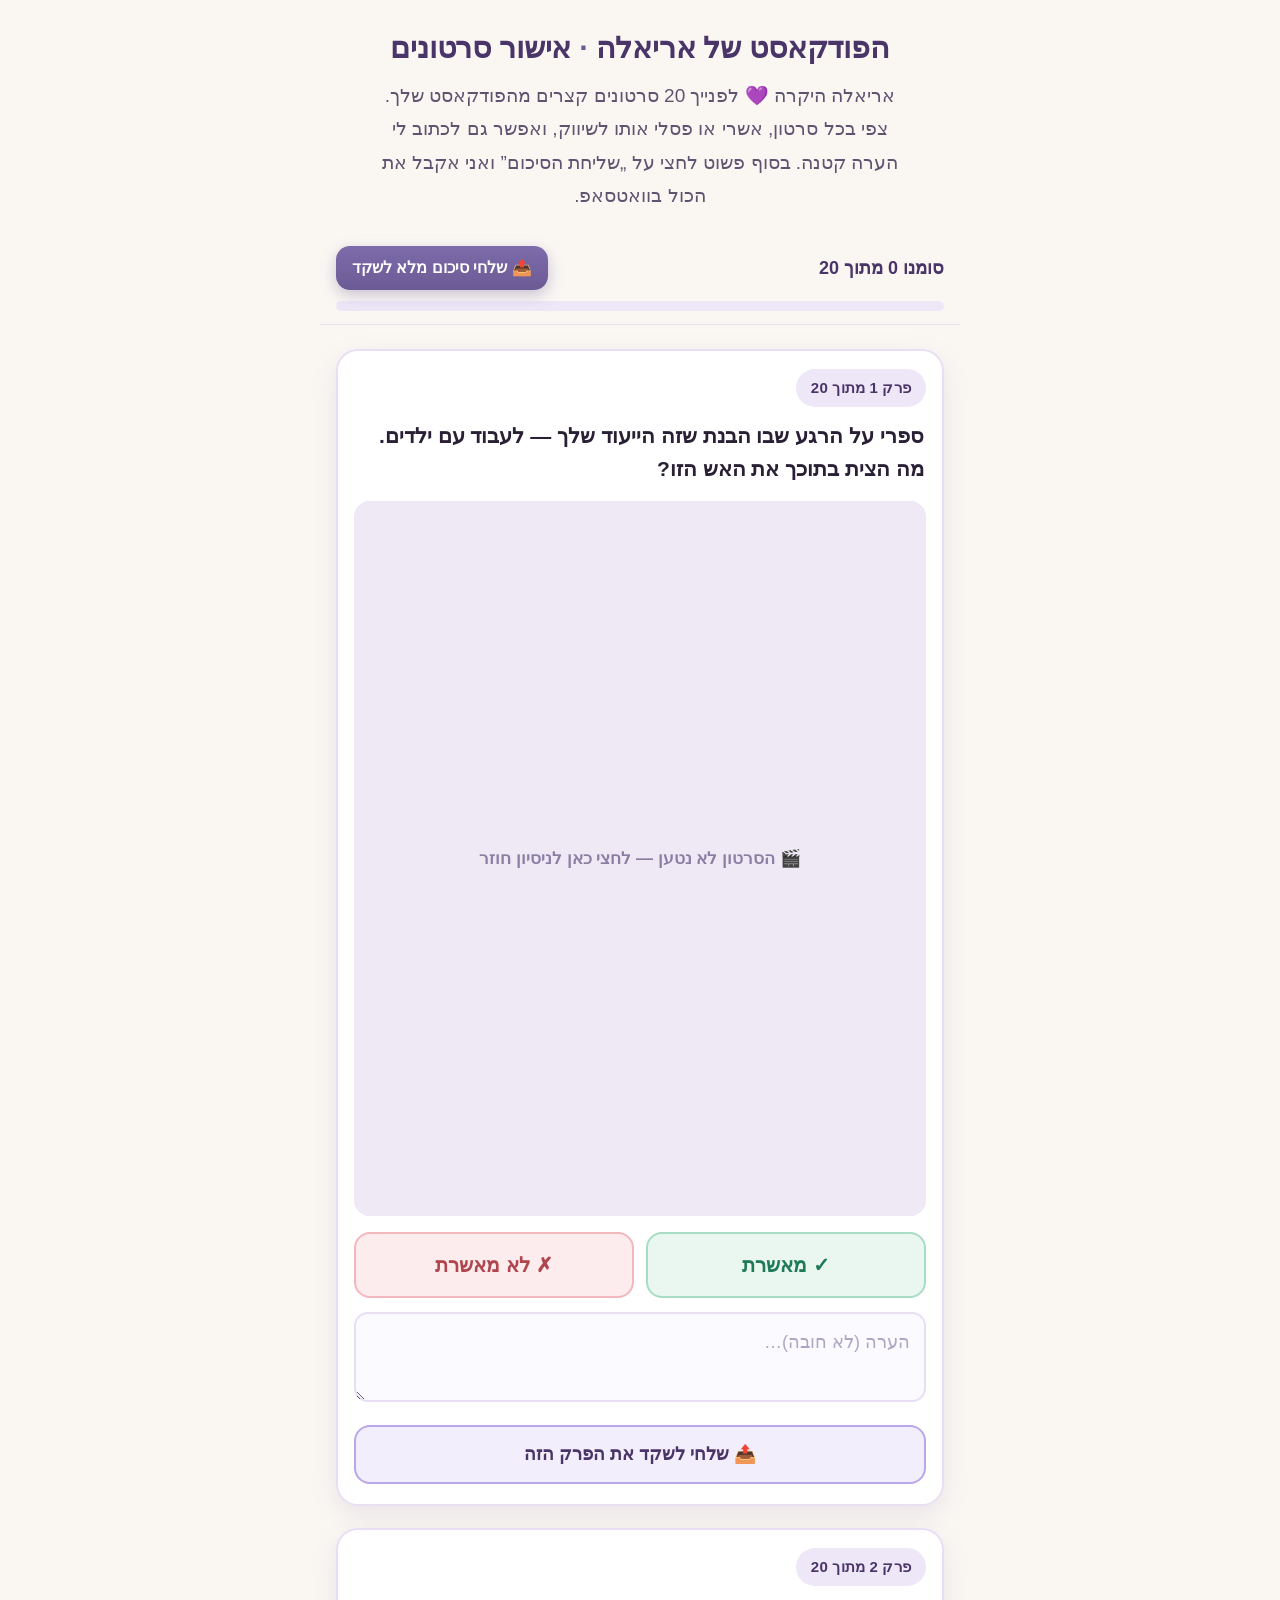
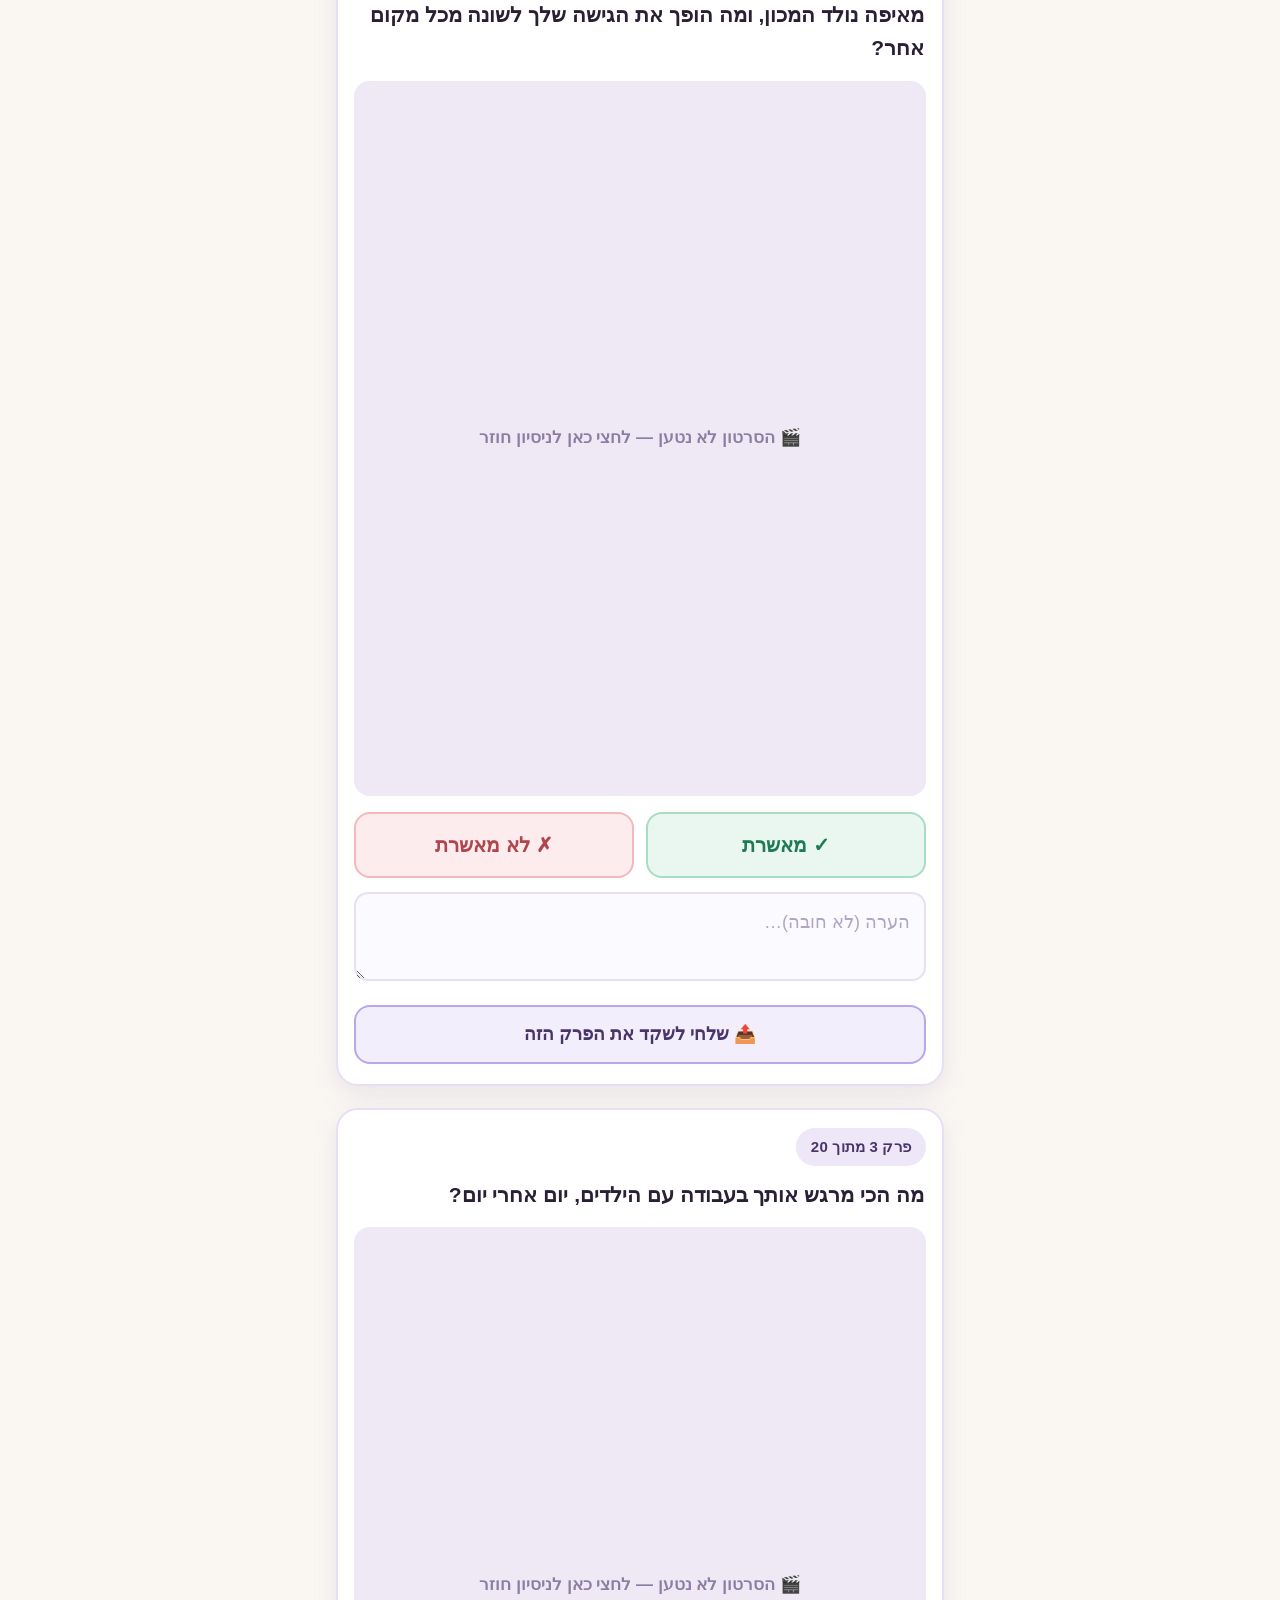
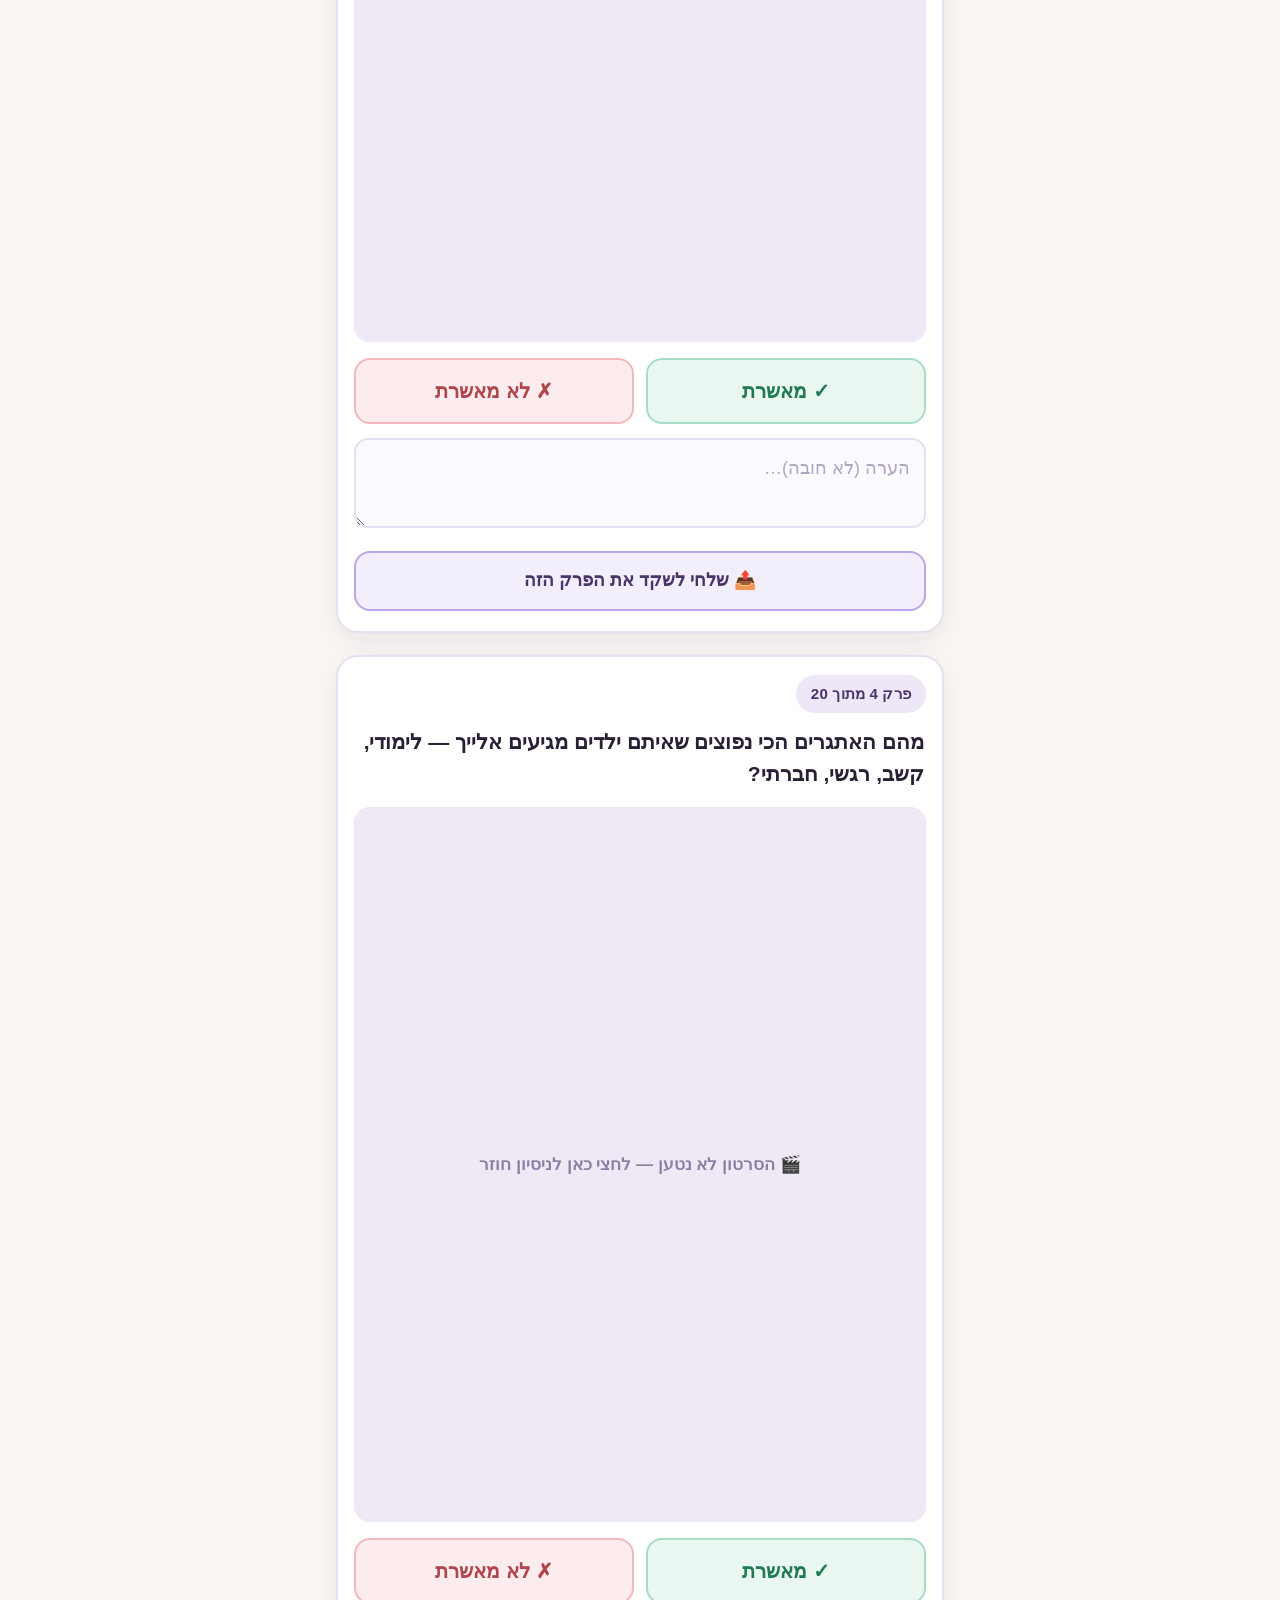
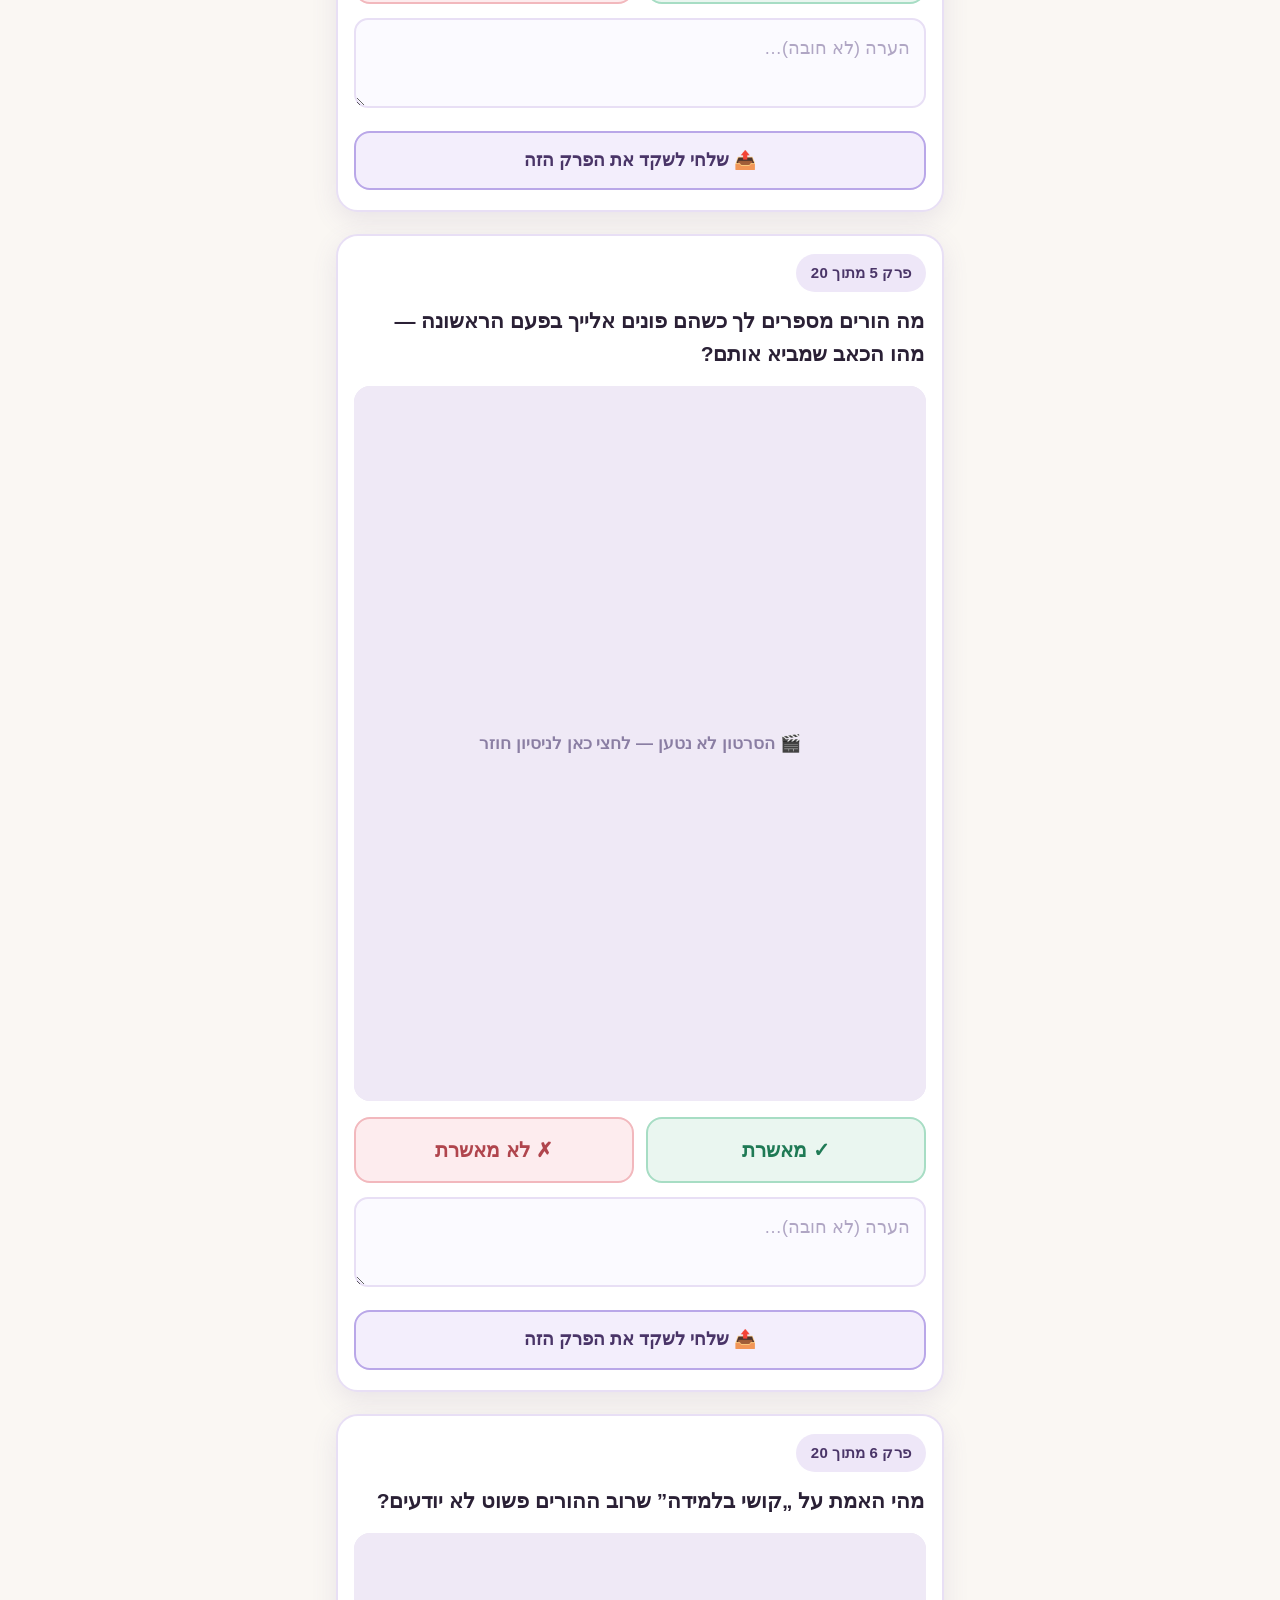
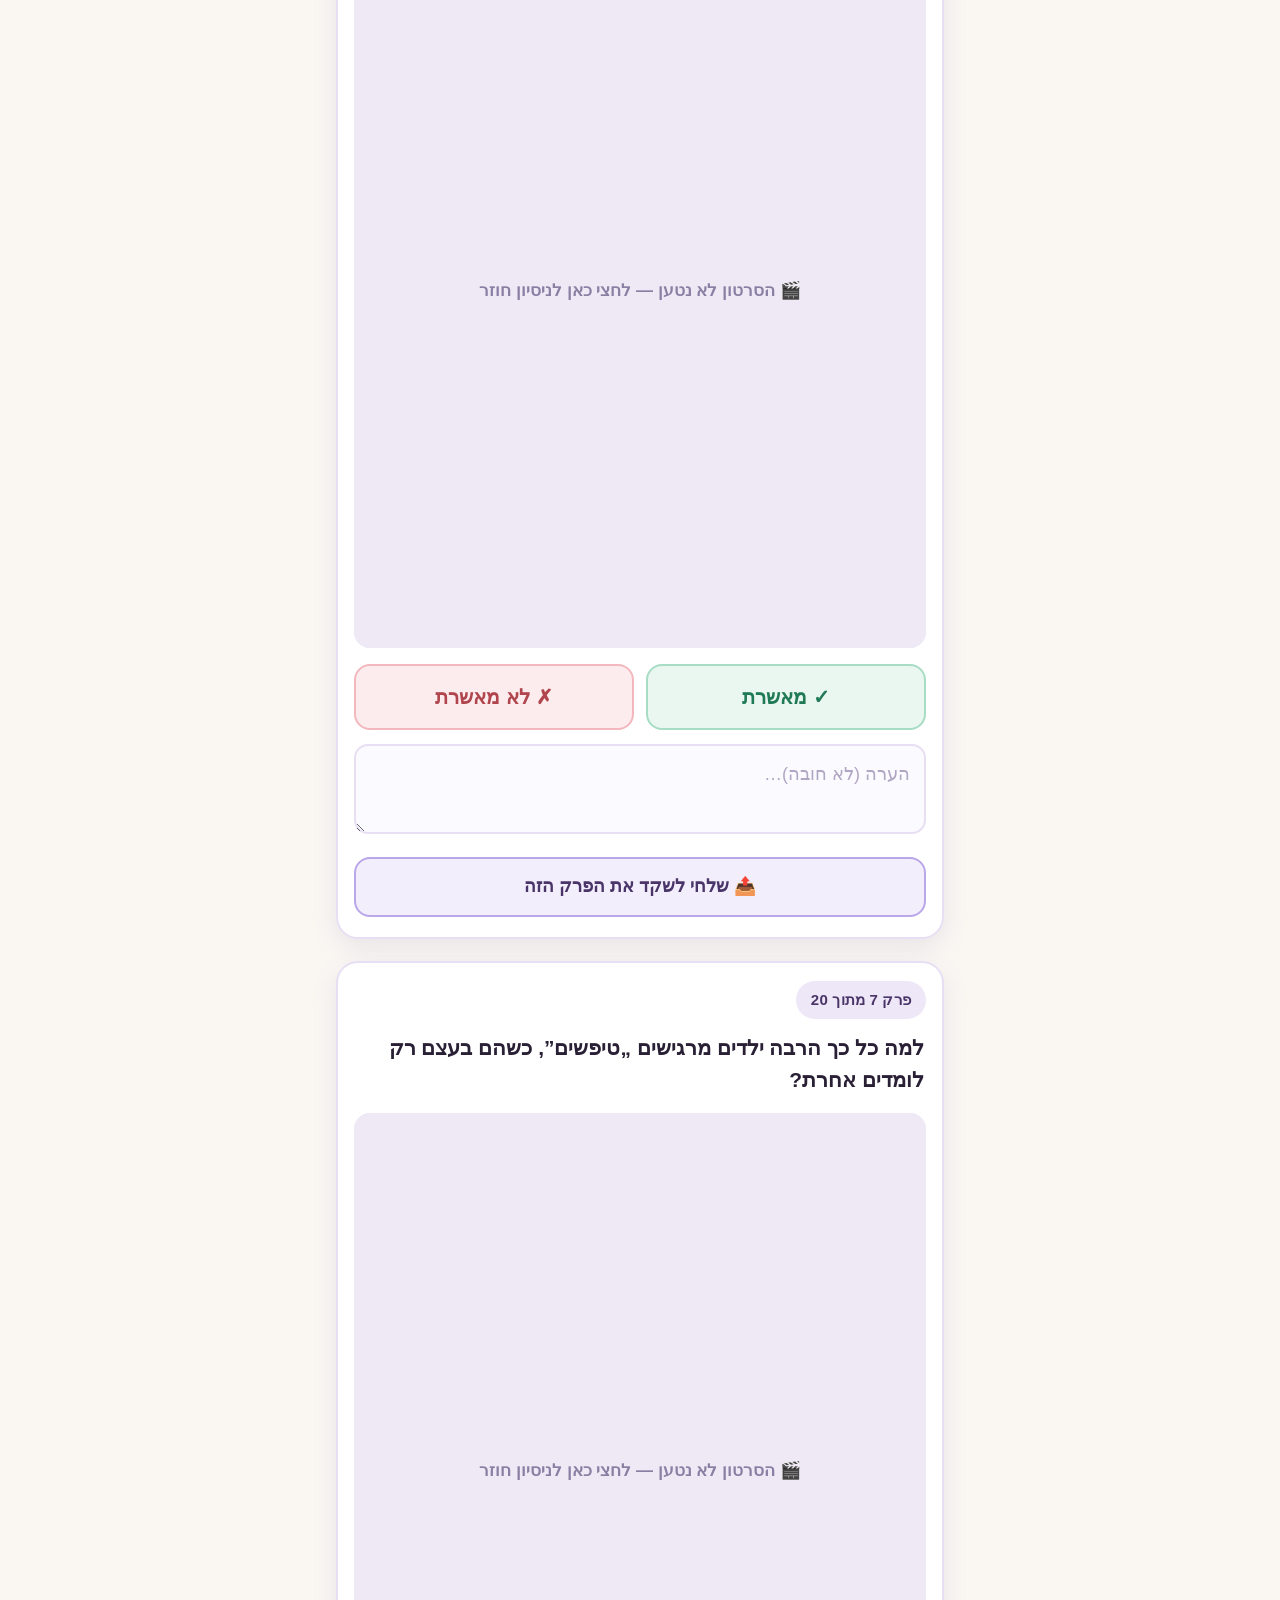
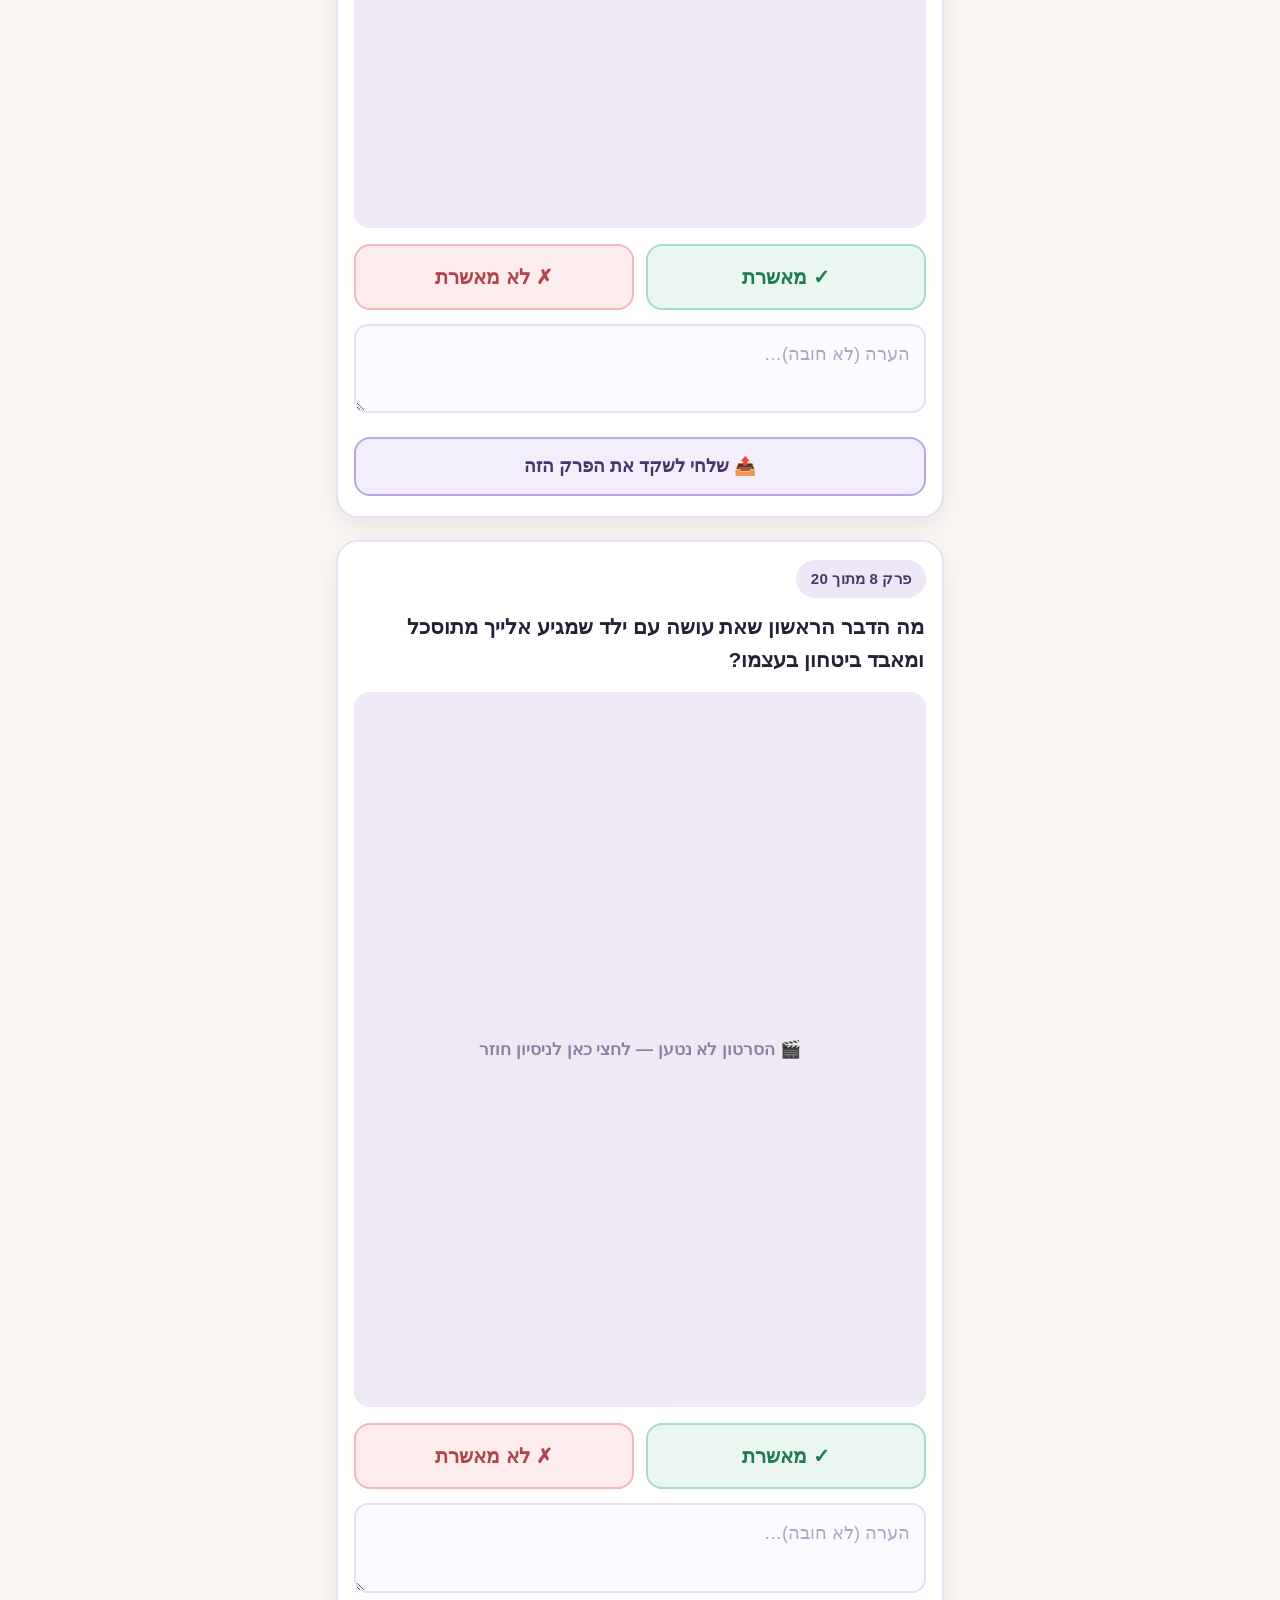
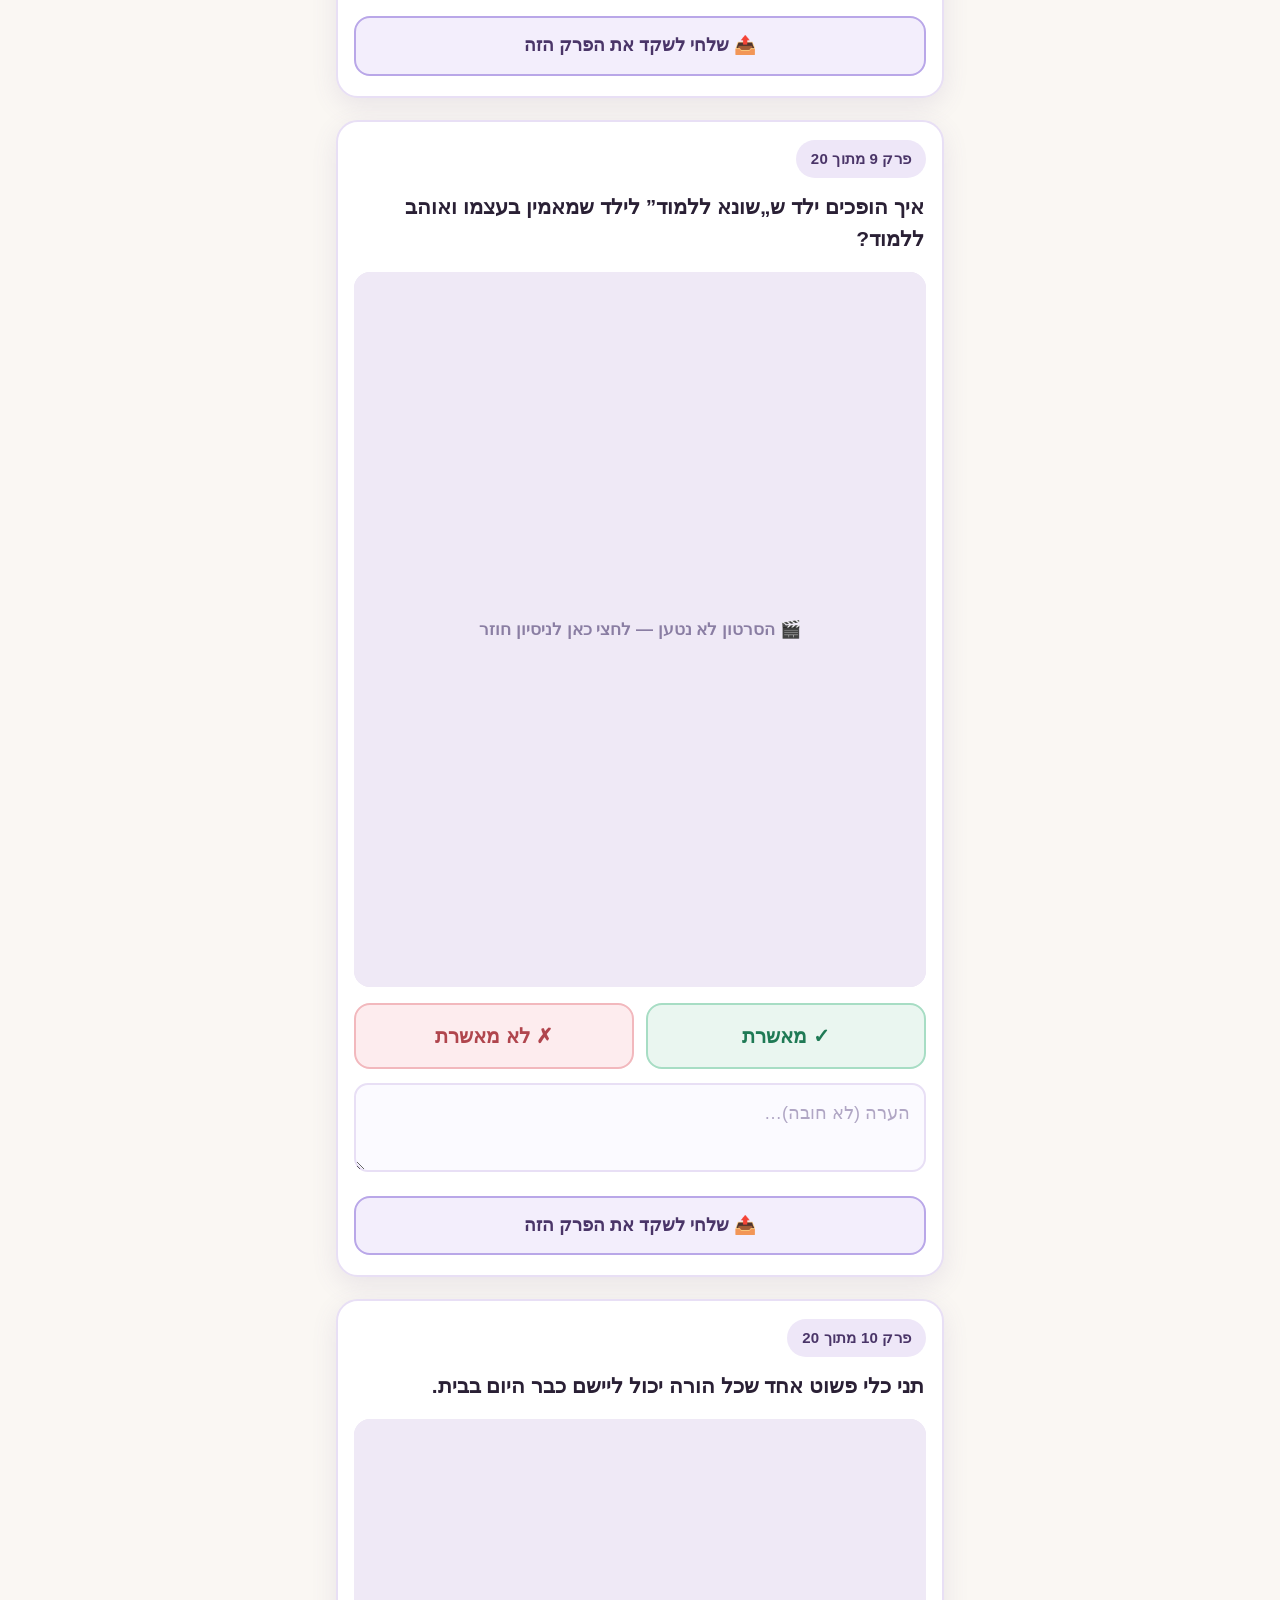
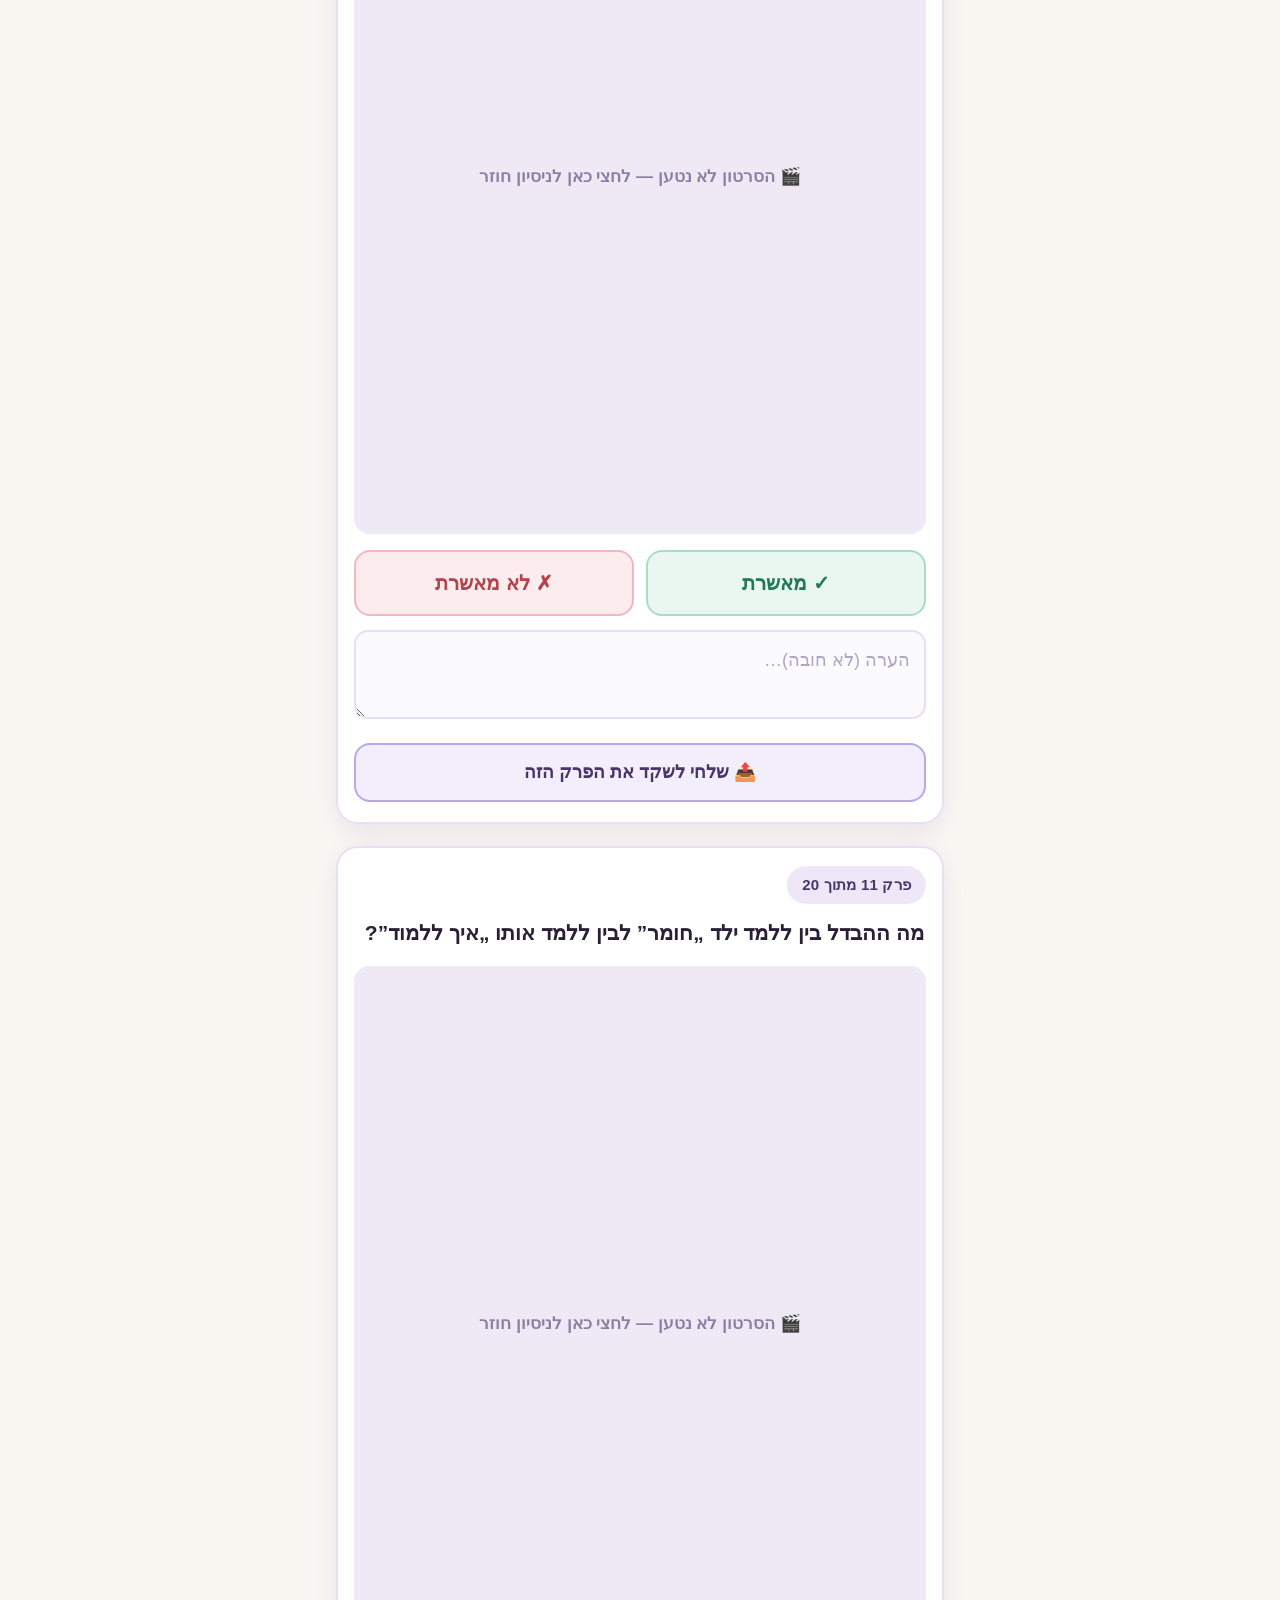
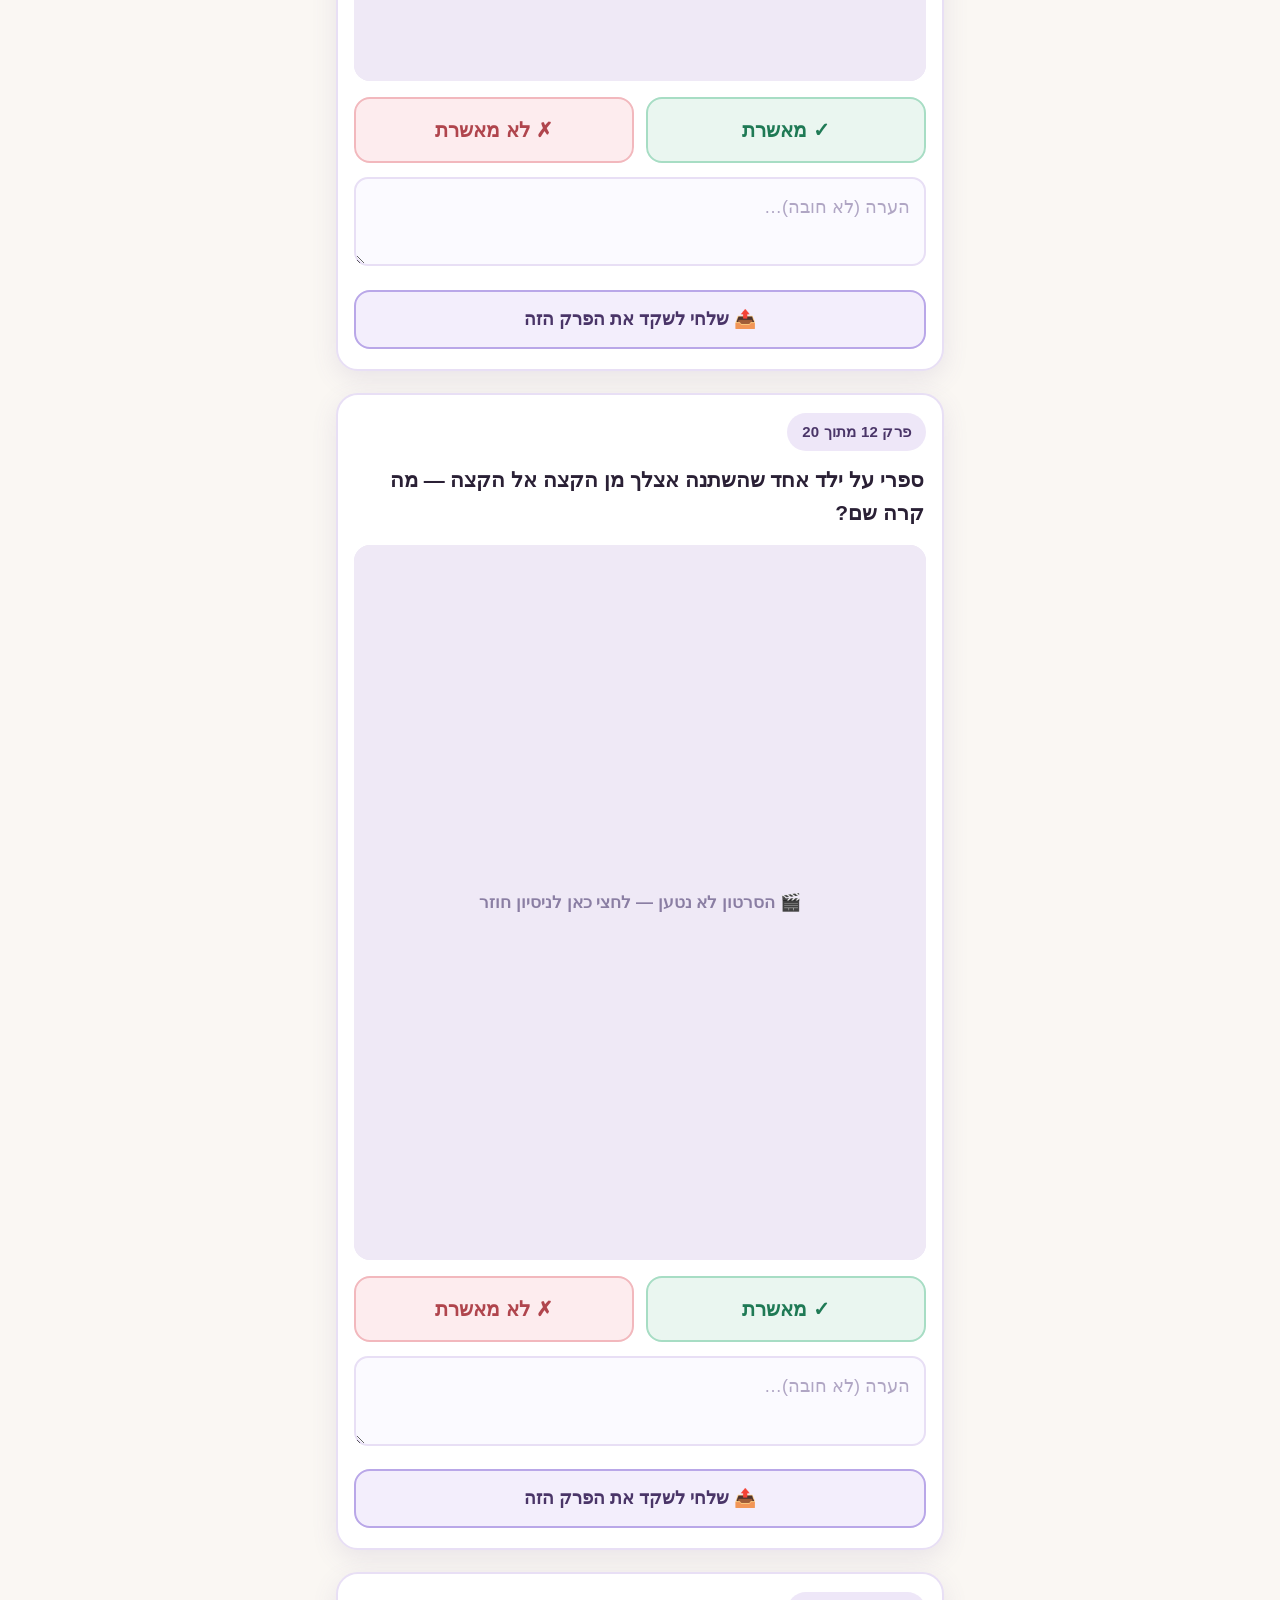
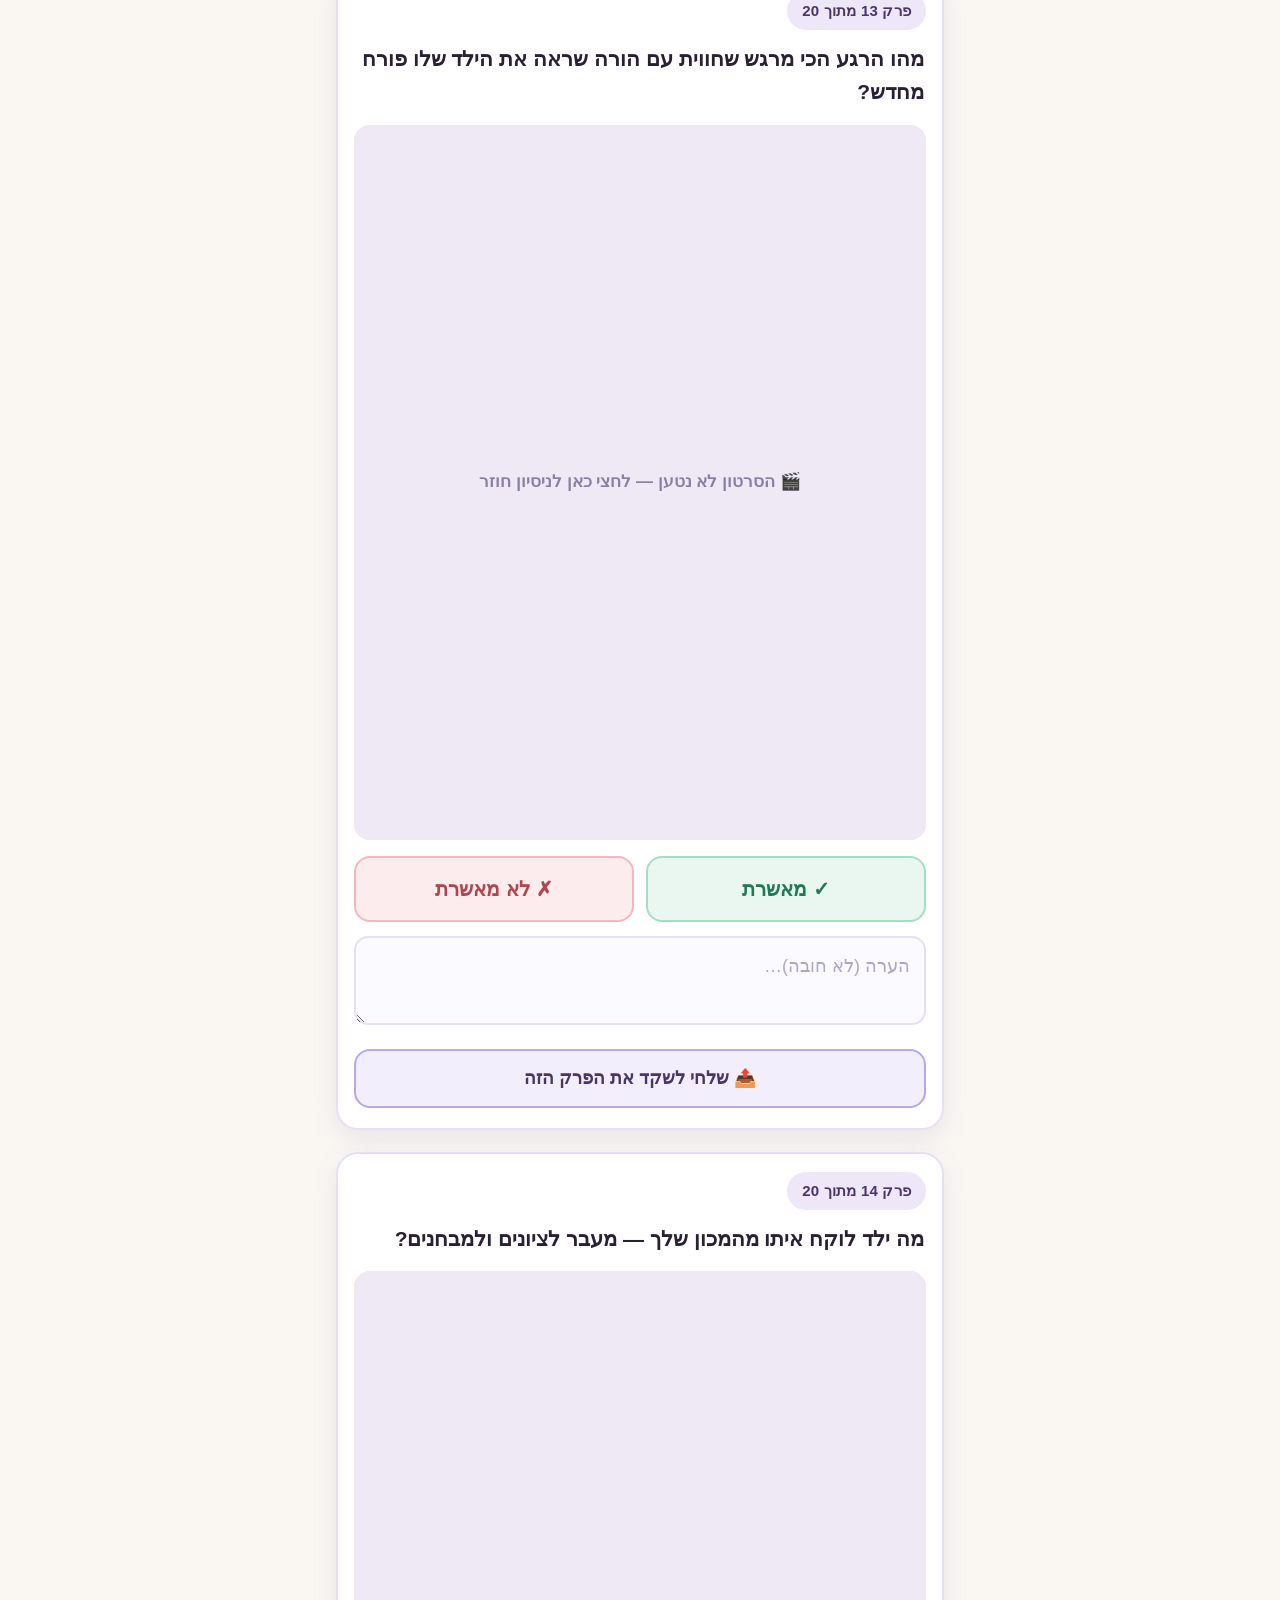
<file: review/index.html>
<!DOCTYPE html>
<html lang="he" dir="rtl">
<head>
<meta charset="utf-8">
<meta name="viewport" content="width=device-width, initial-scale=1, viewport-fit=cover">
<meta name="theme-color" content="#faf7f3">
<meta name="robots" content="noindex, nofollow">
<title>הפודקאסט של אריאלה — אישור סרטונים</title>
<style>
  :root{
    --cream:#faf7f3;
    --card:#ffffff;
    --ink:#2a2035;
    --ink-2:#4a3568;
    --muted:#8a7ea3;
    --lilac:#b9a7e8;
    --lilac-deep:#6b5b95;
    --lilac-bg:#eee7f8;
    --line:#e8dff5;
    --green:#2f9268;
    --green-bg:#eaf6f0;
    --green-line:#a7ddc4;
    --green-ink:#1f7a55;
    --red:#c9545c;
    --red-bg:#fdecee;
    --red-line:#f2b8bd;
    --red-ink:#b0454d;
    --shadow:0 8px 26px rgba(107,91,149,.12);
  }
  *{box-sizing:border-box}
  html{scroll-behavior:smooth}
  body{
    margin:0;
    background:var(--cream);
    color:var(--ink);
    font-family:-apple-system,BlinkMacSystemFont,"Segoe UI","Helvetica Neue","Arial Hebrew",Arial,sans-serif;
    font-size:19px;
    line-height:1.6;
    -webkit-text-size-adjust:100%;
    text-rendering:optimizeLegibility;
  }
  .wrap{max-width:640px;margin:0 auto;padding:0 16px 70px;}

  /* ---------- header ---------- */
  header.top{text-align:center;padding:28px 8px 6px;}
  header.top h1{
    font-size:30px;line-height:1.3;margin:0 0 12px;
    color:var(--ink-2);font-weight:800;letter-spacing:-.2px;
  }
  header.top .lead{
    font-size:19px;line-height:1.75;color:#5f5470;
    margin:0 auto;max-width:540px;
  }
  .heart{color:var(--lilac-deep);}

  /* ---------- sticky progress ---------- */
  .sticky{
    position:sticky;top:0;z-index:60;
    background:rgba(250,247,243,.94);
    -webkit-backdrop-filter:saturate(1.3) blur(9px);
    backdrop-filter:saturate(1.3) blur(9px);
    border-bottom:1px solid var(--line);
    margin:16px -16px 24px;padding:12px 16px 13px;
  }
  .sticky .row{
    display:flex;align-items:center;gap:10px;
    justify-content:space-between;flex-wrap:wrap;
  }
  .counter{font-size:18px;font-weight:800;color:var(--ink-2);white-space:nowrap;}
  .bar{height:10px;border-radius:10px;background:var(--lilac-bg);overflow:hidden;margin-top:11px;}
  .bar > span{
    display:block;height:100%;width:0%;border-radius:10px;
    background:linear-gradient(90deg,#c9b8f2,#6b5b95);
    transition:width .35s ease;
  }
  .send-mini{
    flex:0 1 auto;text-decoration:none;text-align:center;
    background:linear-gradient(180deg,#7d6bab,#6b5b95);color:#fff;
    font-weight:800;font-size:16px;line-height:1.25;
    padding:12px 16px;border-radius:14px;white-space:nowrap;
    box-shadow:0 5px 15px rgba(107,91,149,.35);
    -webkit-tap-highlight-color:transparent;
  }
  .send-mini:active{transform:translateY(1px);}

  /* ---------- cards ---------- */
  .card{
    background:var(--card);border:2px solid var(--line);border-radius:22px;
    padding:18px 16px 20px;margin:0 0 22px;box-shadow:var(--shadow);
    transition:border-color .25s ease, box-shadow .25s ease;
  }
  .card.approved{border-color:var(--green-line);box-shadow:0 8px 26px rgba(47,146,104,.16);}
  .card.rejected{border-color:var(--red-line);box-shadow:0 8px 26px rgba(201,84,92,.14);}

  .badge{display:flex;align-items:center;gap:9px;margin-bottom:13px;}
  .badge .num{
    background:var(--lilac-bg);color:var(--ink-2);font-weight:800;font-size:15px;
    padding:7px 15px;border-radius:20px;display:inline-block;letter-spacing:.2px;
  }
  .badge .check{
    display:none;color:#fff;border-radius:50%;
    width:25px;height:25px;line-height:25px;text-align:center;
    font-size:15px;font-weight:900;
  }
  .card.approved .badge .check{display:inline-block;background:var(--green);}
  .card.rejected .badge .check{display:inline-block;background:var(--red);}

  .q{font-size:21px;font-weight:700;line-height:1.55;margin:2px 2px 16px;color:var(--ink);}

  .video-wrap{
    position:relative;width:100%;aspect-ratio:4 / 5;
    border-radius:16px;overflow:hidden;background:#000;margin-bottom:16px;
  }
  .video-wrap video{
    position:absolute;inset:0;width:100%;height:100%;
    object-fit:contain;background:#000;border:0;display:block;
  }
  .vid-fallback{
    position:absolute;inset:0;display:none;
    align-items:center;justify-content:center;text-align:center;
    color:#cdbfe6;background:#efe9f6;font-size:17px;font-weight:600;padding:22px;
  }
  .video-wrap.err video{display:none;}
  .video-wrap.err{background:#efe9f6;}
  .video-wrap.err .vid-fallback{display:flex;color:var(--muted);}

  .choices{display:flex;gap:12px;margin-bottom:14px;}
  .choice{
    flex:1;min-height:66px;border-radius:16px;border:2px solid var(--line);
    font-size:20px;font-weight:800;cursor:pointer;
    display:flex;align-items:center;justify-content:center;gap:8px;padding:8px;
    -webkit-tap-highlight-color:transparent;
    transition:background .18s ease, color .18s ease, border-color .18s ease, transform .12s ease, box-shadow .18s ease;
  }
  .choice.approve{border-color:var(--green-line);background:var(--green-bg);color:var(--green-ink);}
  .choice.reject{border-color:var(--red-line);background:var(--red-bg);color:var(--red-ink);}
  .choice.approve.active{background:var(--green);border-color:var(--green);color:#fff;box-shadow:0 6px 16px rgba(47,146,104,.34);transform:translateY(-1px);}
  .choice.reject.active{background:var(--red);border-color:var(--red);color:#fff;box-shadow:0 6px 16px rgba(201,84,92,.30);transform:translateY(-1px);}
  .choice:active{transform:translateY(1px);}

  .note{
    width:100%;min-height:72px;border-radius:14px;border:2px solid var(--line);
    background:#fbfaff;padding:14px;font-size:18px;font-family:inherit;color:var(--ink);
    resize:vertical;margin-bottom:14px;line-height:1.6;
  }
  .note::placeholder{color:#b0a6c4;}
  .note:focus,.choice:focus-visible,.send-mini:focus-visible,.big-send:focus-visible{
    outline:3px solid rgba(185,167,232,.55);outline-offset:2px;
  }

  .wa-btn{
    display:block;text-align:center;text-decoration:none;line-height:1.3;
    font-weight:800;font-size:18px;padding:16px;border-radius:16px;min-height:58px;
    -webkit-tap-highlight-color:transparent;
  }
  .ep-send{background:#f3eefc;color:var(--ink-2);border:2px solid var(--lilac);}
  .ep-send:active{transform:translateY(1px);}

  /* ---------- composer ---------- */
  .composer{
    background:#fff;border:2px solid var(--line);border-radius:22px;
    padding:24px 18px;box-shadow:var(--shadow);margin-top:10px;scroll-margin-top:96px;
  }
  .composer h2{font-size:24px;margin:0 0 8px;color:var(--ink-2);}
  .composer p{font-size:18px;line-height:1.7;color:#5f5470;margin:0 0 18px;}
  .composer.flash{animation:flash 1.1s ease 1;}
  @keyframes flash{
    0%{box-shadow:0 0 0 0 rgba(185,167,232,.0);}
    25%{box-shadow:0 0 0 6px rgba(185,167,232,.55);}
    100%{box-shadow:var(--shadow);}
  }
  .big-send{
    display:block;text-align:center;text-decoration:none;line-height:1.3;
    background:linear-gradient(180deg,#7d6bab,#6b5b95);color:#fff;font-weight:800;
    font-size:20px;padding:19px;border-radius:18px;min-height:66px;margin-bottom:13px;
    box-shadow:0 8px 20px rgba(107,91,149,.32);
    -webkit-tap-highlight-color:transparent;
  }
  .big-send:last-child{margin-bottom:0;}
  .big-send:active{transform:translateY(1px);}
  .big-send.sent{background:linear-gradient(180deg,#5aa585,#3f8f6b);}
  .big-send.sent::after{content:"  ✓ נפתח בוואטסאפ";font-weight:800;}

  footer{text-align:center;color:var(--muted);font-size:15px;margin-top:30px;line-height:1.7;}

  .nojs{background:#fff;border:2px solid var(--red-line);border-radius:16px;padding:18px;color:var(--red-ink);text-align:center;font-weight:700;}
</style>
</head>
<body>
<div class="wrap">

  <header class="top">
    <h1>הפודקאסט של אריאלה <span class="heart">·</span> אישור סרטונים</h1>
    <p class="lead">אריאלה היקרה <span class="heart">💜</span> לפנייך 20 סרטונים קצרים מהפודקאסט שלך.
    צפי בכל סרטון, אשרי או פסלי אותו לשיווק, ואפשר גם לכתוב לי הערה קטנה.
    בסוף פשוט לחצי על „שליחת הסיכום” ואני אקבל את הכול בוואטסאפ.</p>
  </header>

  <div class="sticky">
    <div class="row">
      <span class="counter" id="counter">סומנו 0 מתוך 20</span>
      <a class="send-mini" id="stickySend" href="https://wa.me/972506481052" target="_blank" rel="noopener">📤 שלחי סיכום מלא לשקד</a>
    </div>
    <div class="bar"><span id="fill"></span></div>
  </div>

  <noscript>
    <div class="nojs">כדי לצפות בסרטונים ולאשר אותם, יש להפעיל JavaScript בדפדפן 💜</div>
  </noscript>

  <main id="cards"></main>

  <section class="composer" id="composer">
    <h2>שליחת הסיכום המלא <span class="heart">💜</span></h2>
    <p id="composerNote">לחצי על הכפתור לשליחת הסיכום המלא בוואטסאפ.</p>
    <div id="composerBtns"></div>
  </section>

  <footer>נבנה באהבה עבור אריאלה <span class="heart">💜</span><br>ההחלטות שלך נשמרות בטלפון עד שתסיימי.</footer>

</div>

<script>
(function(){
  "use strict";

  /* ===== 20 questions — inline, episode N = question N (source: make_video.py KIDS_Q) ===== */
  var QUESTIONS = [
    'ספרי על הרגע שבו הבנת שזה הייעוד שלך — לעבוד עם ילדים. מה הצית בתוכך את האש הזו?',
    'מאיפה נולד המכון, ומה הופך את הגישה שלך לשונה מכל מקום אחר?',
    'מה הכי מרגש אותך בעבודה עם הילדים, יום אחרי יום?',
    'מהם האתגרים הכי נפוצים שאיתם ילדים מגיעים אלייך — לימודי, קשב, רגשי, חברתי?',
    'מה הורים מספרים לך כשהם פונים אלייך בפעם הראשונה — מהו הכאב שמביא אותם?',
    'מהי האמת על „קושי בלמידה” שרוב ההורים פשוט לא יודעים?',
    'למה כל כך הרבה ילדים מרגישים „טיפשים”, כשהם בעצם רק לומדים אחרת?',
    'מה הדבר הראשון שאת עושה עם ילד שמגיע אלייך מתוסכל ומאבד ביטחון בעצמו?',
    'איך הופכים ילד ש„שונא ללמוד” לילד שמאמין בעצמו ואוהב ללמוד?',
    'תני כלי פשוט אחד שכל הורה יכול ליישם כבר היום בבית.',
    'מה ההבדל בין ללמד ילד „חומר” לבין ללמד אותו „איך ללמוד”?',
    'ספרי על ילד אחד שהשתנה אצלך מן הקצה אל הקצה — מה קרה שם?',
    'מהו הרגע הכי מרגש שחווית עם הורה שראה את הילד שלו פורח מחדש?',
    'מה ילד לוקח איתו מהמכון שלך — מעבר לציונים ולמבחנים?',
    'מה היית אומרת להורה שמרגיש אשם או חסר אונים מול הקושי של הילד שלו?',
    'מהי הטעות הכי נפוצה שהורים עושים מתוך אהבה — ודווקא פוגעת בלי כוונה?',
    'איך הורה יכול לזהות שהילד שלו צריך עזרה — עוד לפני שזה מחמיר?',
    'מהו החלום שלך עבור כל ילד שעובר דרך המכון?',
    'אם היית יכולה לשנות דבר אחד בדרך שבה החינוך מתייחס לילדים שלומדים אחרת — מה זה היה?',
    'מה היית רוצה שכל הורה שמקשיב לפודקאסט הזה ייקח איתו אל הלב?'
  ];

  var TOTAL   = QUESTIONS.length;                 /* 20 */
  var PHONE   = "972506481052";
  var BASE    = "https://wa.me/" + PHONE + "?text=";
  var MAX_ENC = 1650;                             /* headroom under ~1800 (per-part prefix + header) */

  /* state[n] = {choice:"approve"|"reject"|null, note:""} */
  var state = {};
  for (var i = 1; i <= TOTAL; i++) state[i] = { choice: null, note: "" };

  function esc(s){
    return String(s).replace(/[&<>"]/g, function(c){
      return { "&":"&amp;", "<":"&lt;", ">":"&gt;", "\"":"&quot;" }[c];
    });
  }
  function pad2(n){ return (n < 10 ? "0" : "") + n; }
  function lsKey(n){ return "ariela_rev_ep_" + n; }

  function load(){
    for (var n = 1; n <= TOTAL; n++){
      try{
        var raw = localStorage.getItem(lsKey(n));
        if (raw){
          var o = JSON.parse(raw);
          if (o && typeof o === "object"){
            state[n].choice = (o.choice === "approve" || o.choice === "reject") ? o.choice : null;
            state[n].note   = (typeof o.note === "string") ? o.note : "";
          }
        }
      }catch(e){ /* private mode / file:// — ignore */ }
    }
  }
  function save(n){
    try{ localStorage.setItem(lsKey(n), JSON.stringify(state[n])); }
    catch(e){ /* storage unavailable — ignore */ }
  }

  /* ----- build 20 cards ----- */
  var html = "";
  for (var n = 1; n <= TOTAL; n++){
    html +=
      '<article class="card" id="card-' + n + '" data-ep="' + n + '">' +
        '<div class="badge">' +
          '<span class="num">פרק ' + n + ' מתוך ' + TOTAL + '</span>' +
          '<span class="check">✓</span>' +
        '</div>' +
        '<p class="q">' + esc(QUESTIONS[n-1]) + '</p>' +
        '<div class="video-wrap">' +
          '<video controls preload="metadata" playsinline src="../videos/ariela_q' + pad2(n) + '.mp4"></video>' +
          '<div class="vid-fallback">🎬 הסרטון לא נטען — לחצי כאן לניסיון חוזר</div>' +
        '</div>' +
        '<div class="choices">' +
          '<button type="button" class="choice approve" data-ep="' + n + '" data-choice="approve">✓ מאשרת</button>' +
          '<button type="button" class="choice reject" data-ep="' + n + '" data-choice="reject">✗ לא מאשרת</button>' +
        '</div>' +
        '<textarea class="note" data-ep="' + n + '" rows="2" maxlength="500" placeholder="הערה (לא חובה)…"></textarea>' +
        '<a class="wa-btn ep-send" data-ep="' + n + '" target="_blank" rel="noopener" href="' + BASE + '">📤 שלחי לשקד את הפרק הזה</a>' +
      '</article>';
  }
  var cardsEl = document.getElementById("cards");
  cardsEl.innerHTML = html;

  /* ----- restore saved state ----- */
  load();
  var noteEls = document.querySelectorAll("textarea.note");
  for (var j = 0; j < noteEls.length; j++){
    noteEls[j].value = state[ +noteEls[j].getAttribute("data-ep") ].note || "";
  }

  /* ----- storage capability check — warn honestly if private-mode / disabled / full ----- */
  (function(){
    var ok = false;
    try{
      var tk = "ariela_rev_test";
      localStorage.setItem(tk, "1");
      ok = (localStorage.getItem(tk) === "1");
      localStorage.removeItem(tk);
    }catch(e){ ok = false; }
    if (!ok){
      var warn = document.createElement("div");
      warn.className = "nojs";
      warn.style.margin = "0 0 20px";
      warn.textContent = "⚠️ הדפדפן במצב פרטי או חוסם שמירה — הבחירות לא יישמרו אם תרעני את הדף. מומלץ לסמן ולשלוח באותה ישיבה 💜";
      var m = document.getElementById("cards");
      if (m && m.parentNode) m.parentNode.insertBefore(warn, m);
    }
  })();

  /* ----- message helpers ----- */
  function statusFull(c){   return c === "approve" ? "מאושר ✓" : c === "reject" ? "לא מאושר ✗" : "טרם סומן"; }
  function statusSingle(c){ return c === "approve" ? "מאושר ✓" : c === "reject" ? "לא מאושר ✗" : "עוד לא סימנתי"; }

  function encLen(s){ return encodeURIComponent(s).length; }

  /* pack summary lines into WhatsApp-sized chunks; header repeats in each chunk */
  function chunkLines(header, lines, maxEnc){
    var chunks = [], cur = [];
    for (var k = 0; k < lines.length; k++){
      var trial = [header].concat(cur, [lines[k]]).join("\n");
      if (encLen(trial) > maxEnc && cur.length > 0){
        chunks.push([header].concat(cur).join("\n"));
        cur = [ lines[k] ];
      } else {
        cur.push(lines[k]);
      }
    }
    chunks.push([header].concat(cur).join("\n"));
    return chunks;
  }
  function labelChunk(chunks, idx){
    if (chunks.length <= 1) return chunks[0];
    return "חלק " + (idx + 1) + " מתוך " + chunks.length + "\n" + chunks[idx];
  }
  function waHref(text){ return BASE + encodeURIComponent(text); }

  /* ----- live refresh: visuals + counters + all wa.me hrefs + localStorage-driven state ----- */
  var counterEl     = document.getElementById("counter");
  var fillEl        = document.getElementById("fill");
  var stickySend    = document.getElementById("stickySend");
  var composerBtns  = document.getElementById("composerBtns");
  var composerNote  = document.getElementById("composerNote");
  var lastChunks    = 1;

  function refresh(){
    var marked = 0, lines = [];

    for (var n = 1; n <= TOTAL; n++){
      var c    = state[n].choice;
      var note = (state[n].note || "").trim();
      if (c) marked++;

      var card = document.getElementById("card-" + n);
      card.classList.toggle("approved", c === "approve");
      card.classList.toggle("rejected", c === "reject");

      var btns = card.querySelectorAll(".choice");
      for (var b = 0; b < btns.length; b++){
        btns[b].classList.toggle("active", btns[b].getAttribute("data-choice") === c);
      }

      var epMsg = "פודקאסט · פרק " + n + ": " + statusSingle(c) +
                  (note ? " · הערה: " + note : "") +
                  "\nהשאלה: " + QUESTIONS[n-1];
      card.querySelector(".ep-send").href = waHref(epMsg);

      lines.push("פרק " + n + ": " + statusFull(c) + (note ? " · הערה: " + note : ""));
    }

    counterEl.textContent = "סומנו " + marked + " מתוך " + TOTAL;
    fillEl.style.width = (marked / TOTAL * 100) + "%";

    var header = "אישור סרטוני פודקאסט — אריאלה 💜\nסומנו " + marked + " מתוך " + TOTAL;
    var chunks = chunkLines(header, lines, MAX_ENC);
    lastChunks = chunks.length;

    stickySend.href = waHref(labelChunk(chunks, 0));

    composerBtns.innerHTML = "";
    if (marked === 0){
      composerNote.textContent = "סמני לפחות פרק אחד ✓ / ✗ ואז יופיע כאן כפתור השליחה 💜";
    } else if (chunks.length <= 1){
      composerNote.textContent = "לחצי על הכפתור לשליחת הסיכום המלא בוואטסאפ.";
      composerBtns.appendChild(makeSendBtn(waHref(chunks[0]), "📤 שלחי סיכום מלא לשקד"));
    } else {
      composerNote.textContent = "הסיכום קצת ארוך, לכן חילקתי אותו ל-" + chunks.length +
                                 " הודעות. שלחי אותן לפי הסדר 👇  (אם ערכת הערה אחרי ששלחת חלק — שלחי שוב את כל החלקים).";
      for (var g = 0; g < chunks.length; g++){
        composerBtns.appendChild(
          makeSendBtn(waHref(labelChunk(chunks, g)), "📤 שלחי חלק " + (g + 1) + " מתוך " + chunks.length)
        );
      }
    }
  }

  function makeSendBtn(href, label){
    var a = document.createElement("a");
    a.className = "big-send";
    a.target = "_blank";
    a.rel = "noopener";
    a.href = href;
    a.textContent = label;
    a.addEventListener("click", function(){ this.classList.add("sent"); });
    return a;
  }

  /* ----- interactions (event delegation) ----- */
  cardsEl.addEventListener("click", function(e){
    var b = e.target.closest ? e.target.closest(".choice") : null;
    if (!b) return;
    var n = +b.getAttribute("data-ep");
    state[n].choice = b.getAttribute("data-choice");   /* set choice (tap the other to change) */
    save(n);
    refresh();
  });

  cardsEl.addEventListener("input", function(e){
    var t = e.target;
    if (!t.classList || !t.classList.contains("note")) return;
    var n = +t.getAttribute("data-ep");
    state[n].note = t.value;
    save(n);
    refresh();
  });

  /* ----- one video at a time + recoverable fallback (transient errors clear on load / tap-retry) ----- */
  var vids = document.querySelectorAll("video");
  for (var v = 0; v < vids.length; v++){
    (function(vid){
      var wrap = vid.parentNode;
      vid.addEventListener("play", function(){
        for (var w = 0; w < vids.length; w++){ if (vids[w] !== vid) vids[w].pause(); }
      });
      vid.addEventListener("error", function(){
        if (wrap && wrap.classList) wrap.classList.add("err");
      });
      vid.addEventListener("loadeddata", function(){
        if (wrap && wrap.classList) wrap.classList.remove("err");   /* a transient error recovered */
      });
      if (wrap){
        wrap.addEventListener("click", function(){
          if (wrap.classList.contains("err")){ wrap.classList.remove("err"); vid.load(); }
        });
      }
    })(vids[v]);
  }

  /* ----- sticky send: single message opens directly; multi-part guides to the composer ----- */
  stickySend.addEventListener("click", function(e){
    var comp = document.getElementById("composer");
    if (lastChunks > 1 && e.preventDefault) e.preventDefault();  /* don't half-open; send the parts below */
    comp.classList.remove("flash");
    void comp.offsetWidth;                                       /* restart the highlight animation */
    comp.classList.add("flash");
    setTimeout(function(){
      comp.scrollIntoView({ behavior: "smooth", block: "start" });
    }, 60);
  });

  refresh();
})();
</script>
</body>
</html>
</file>
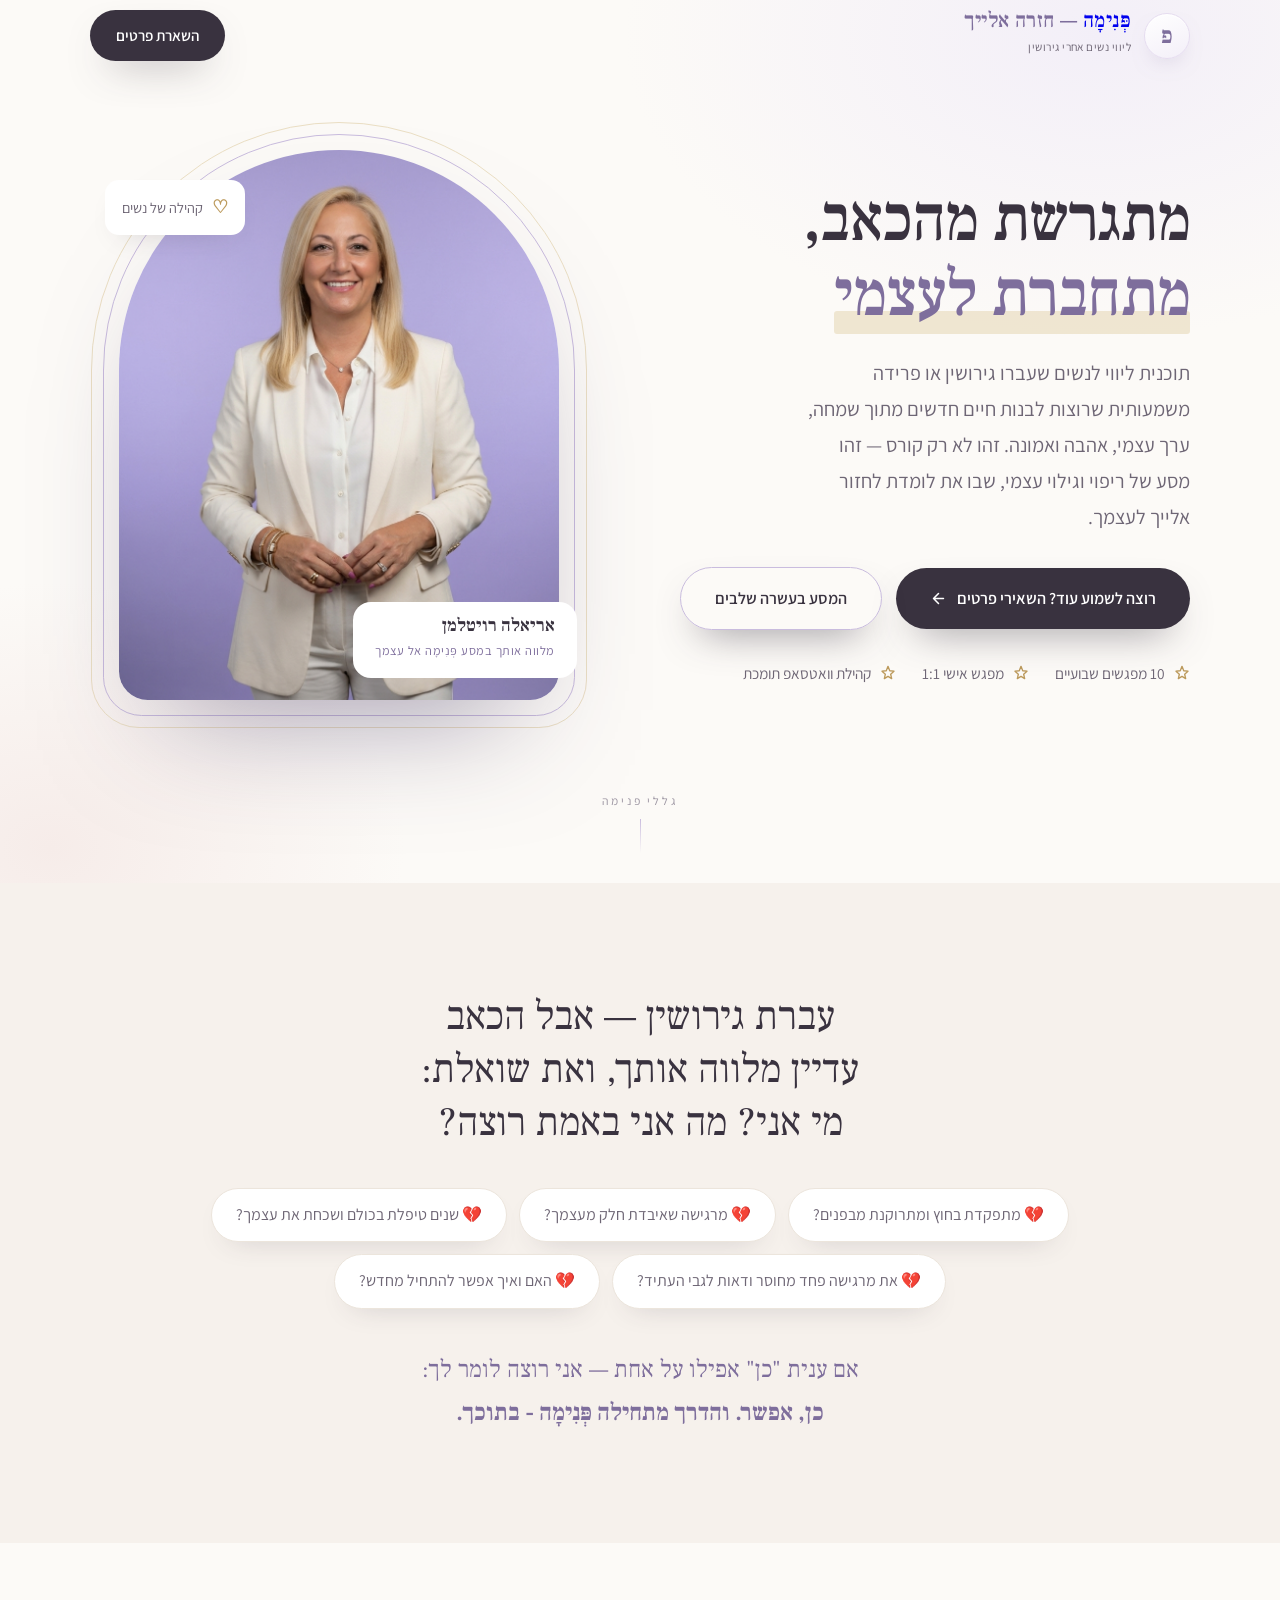
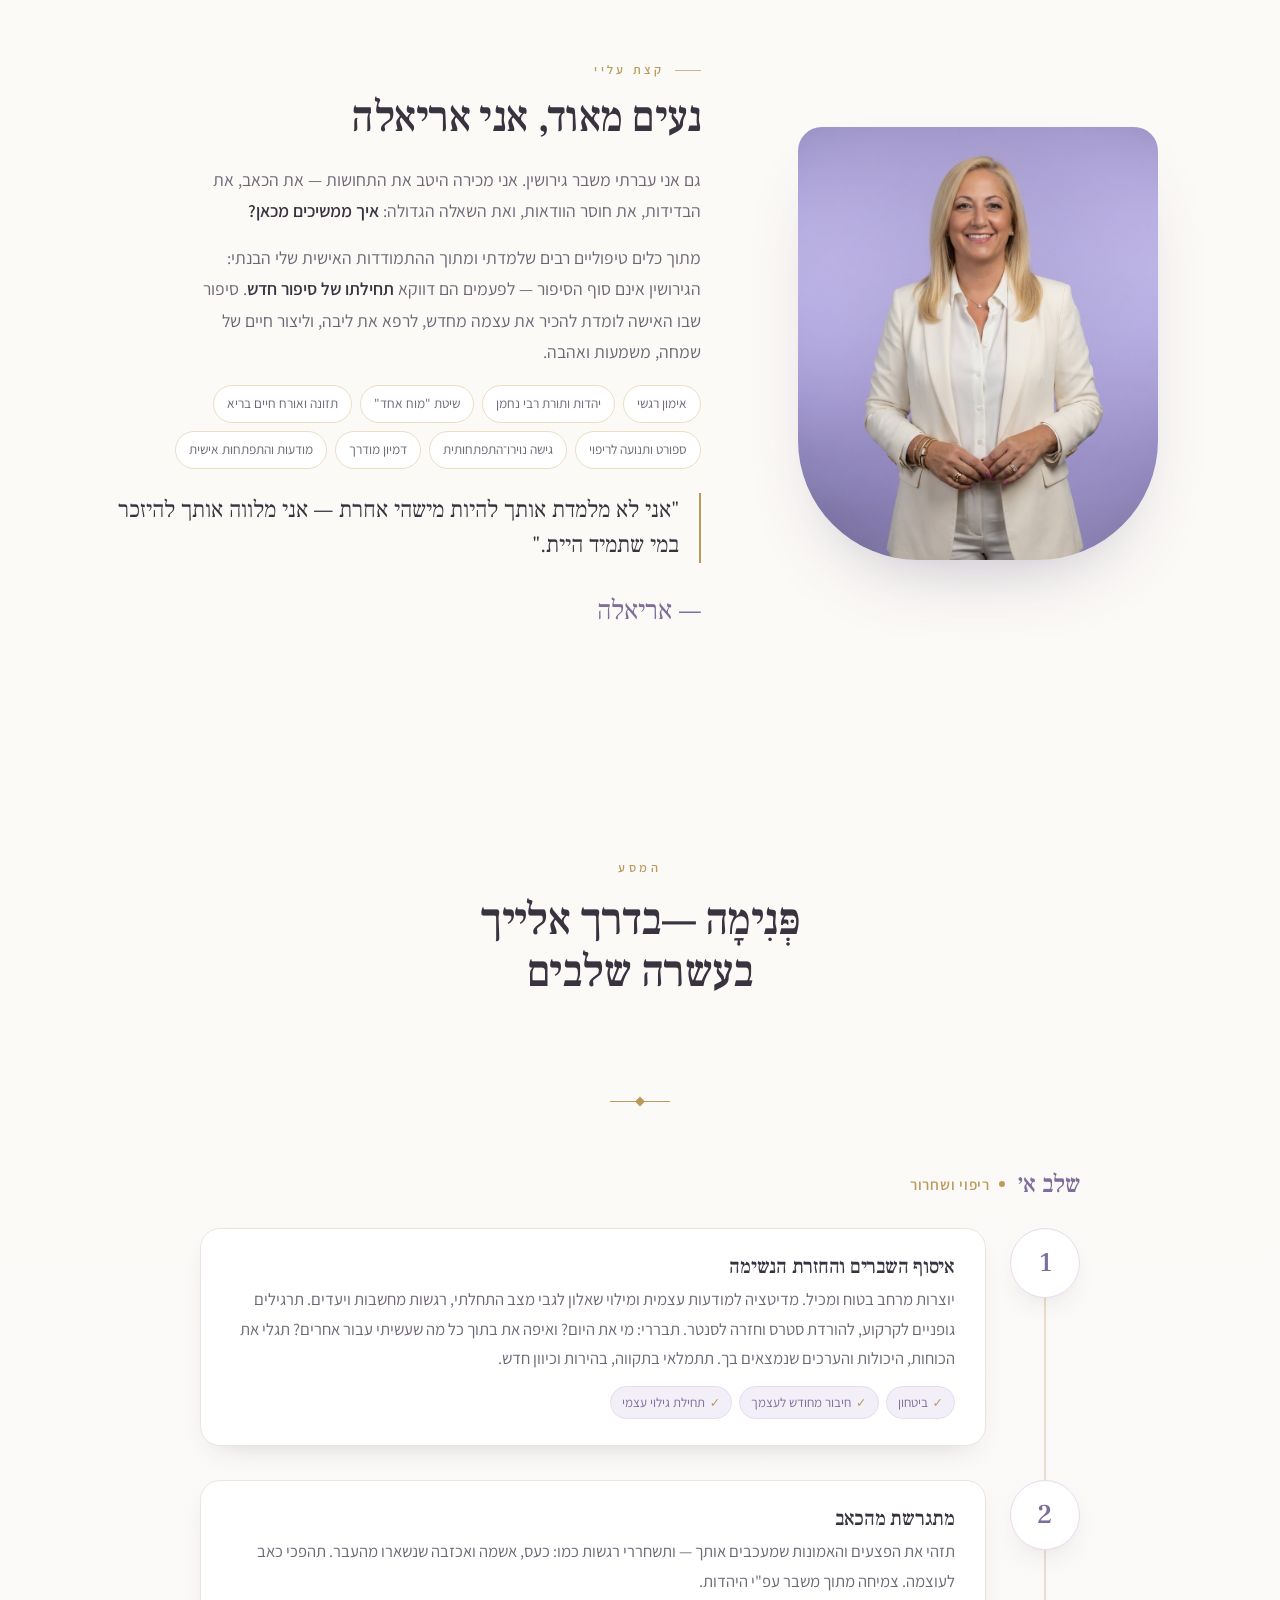
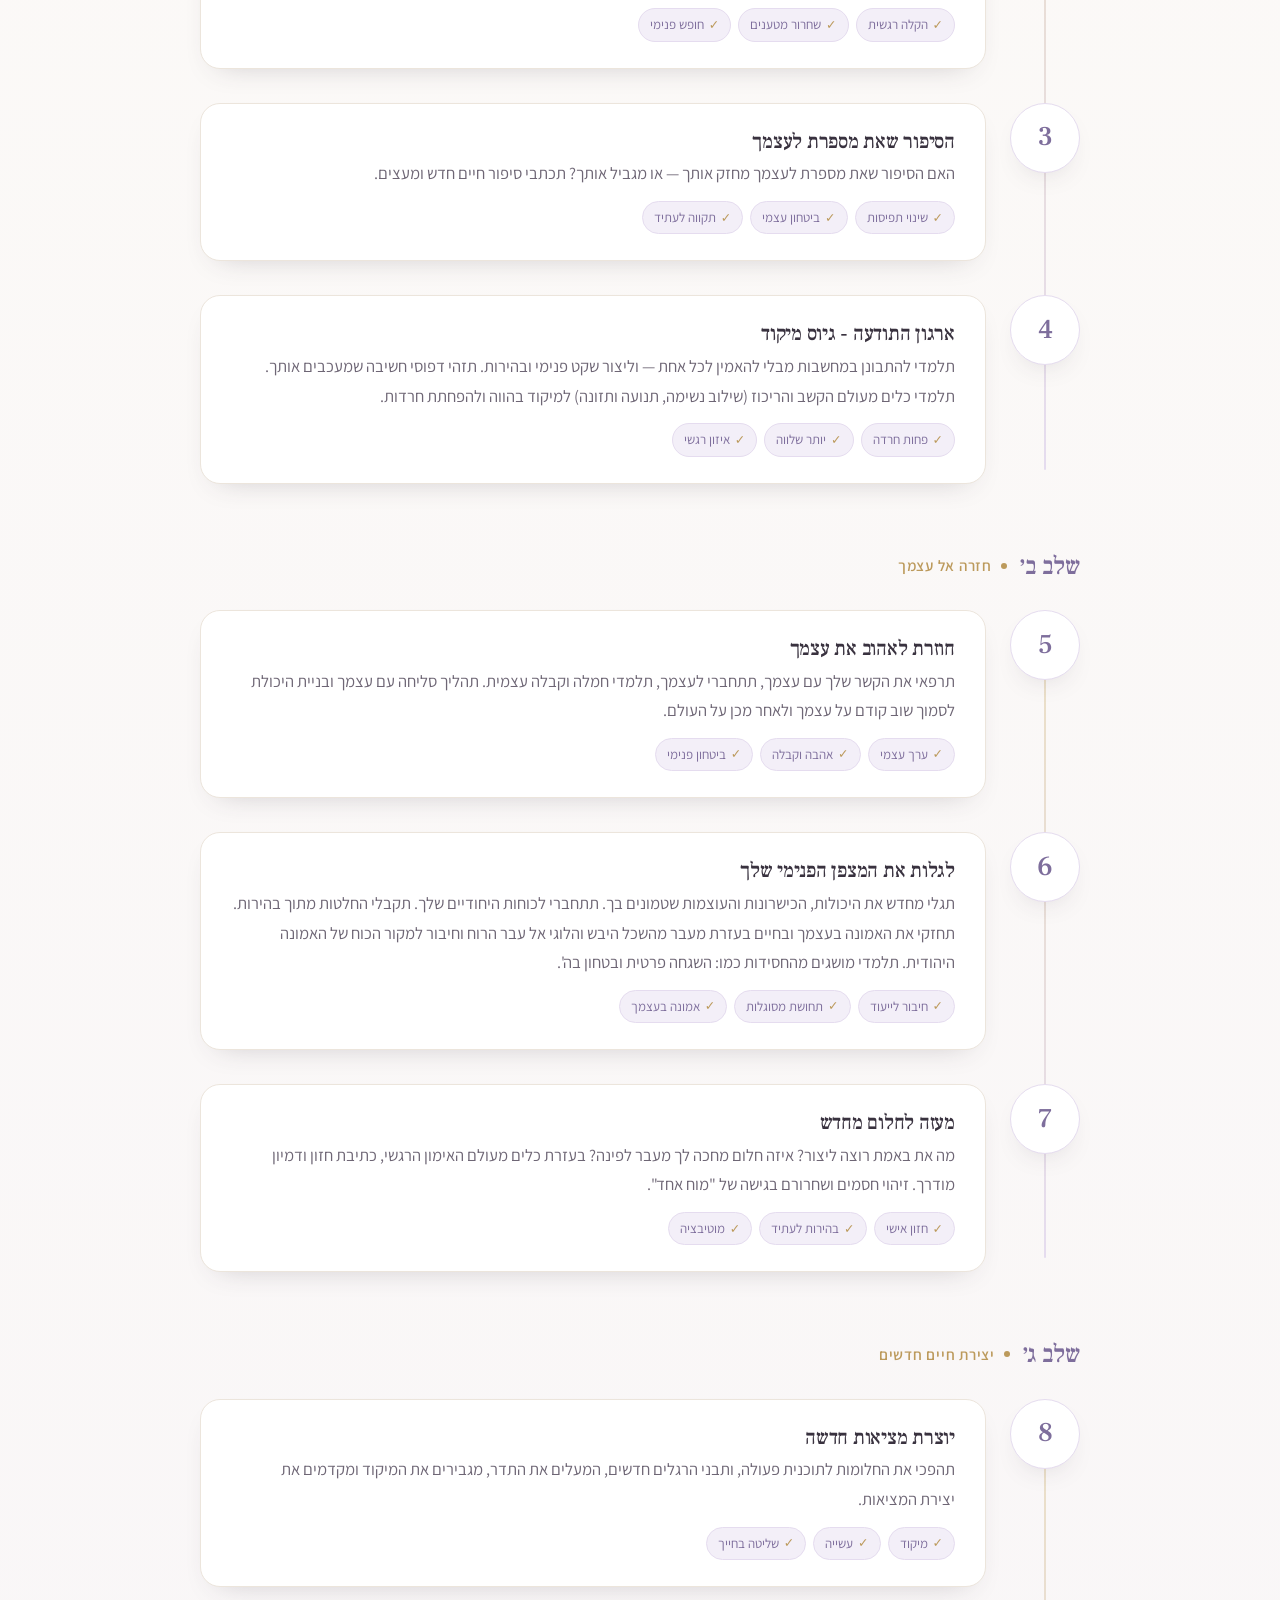
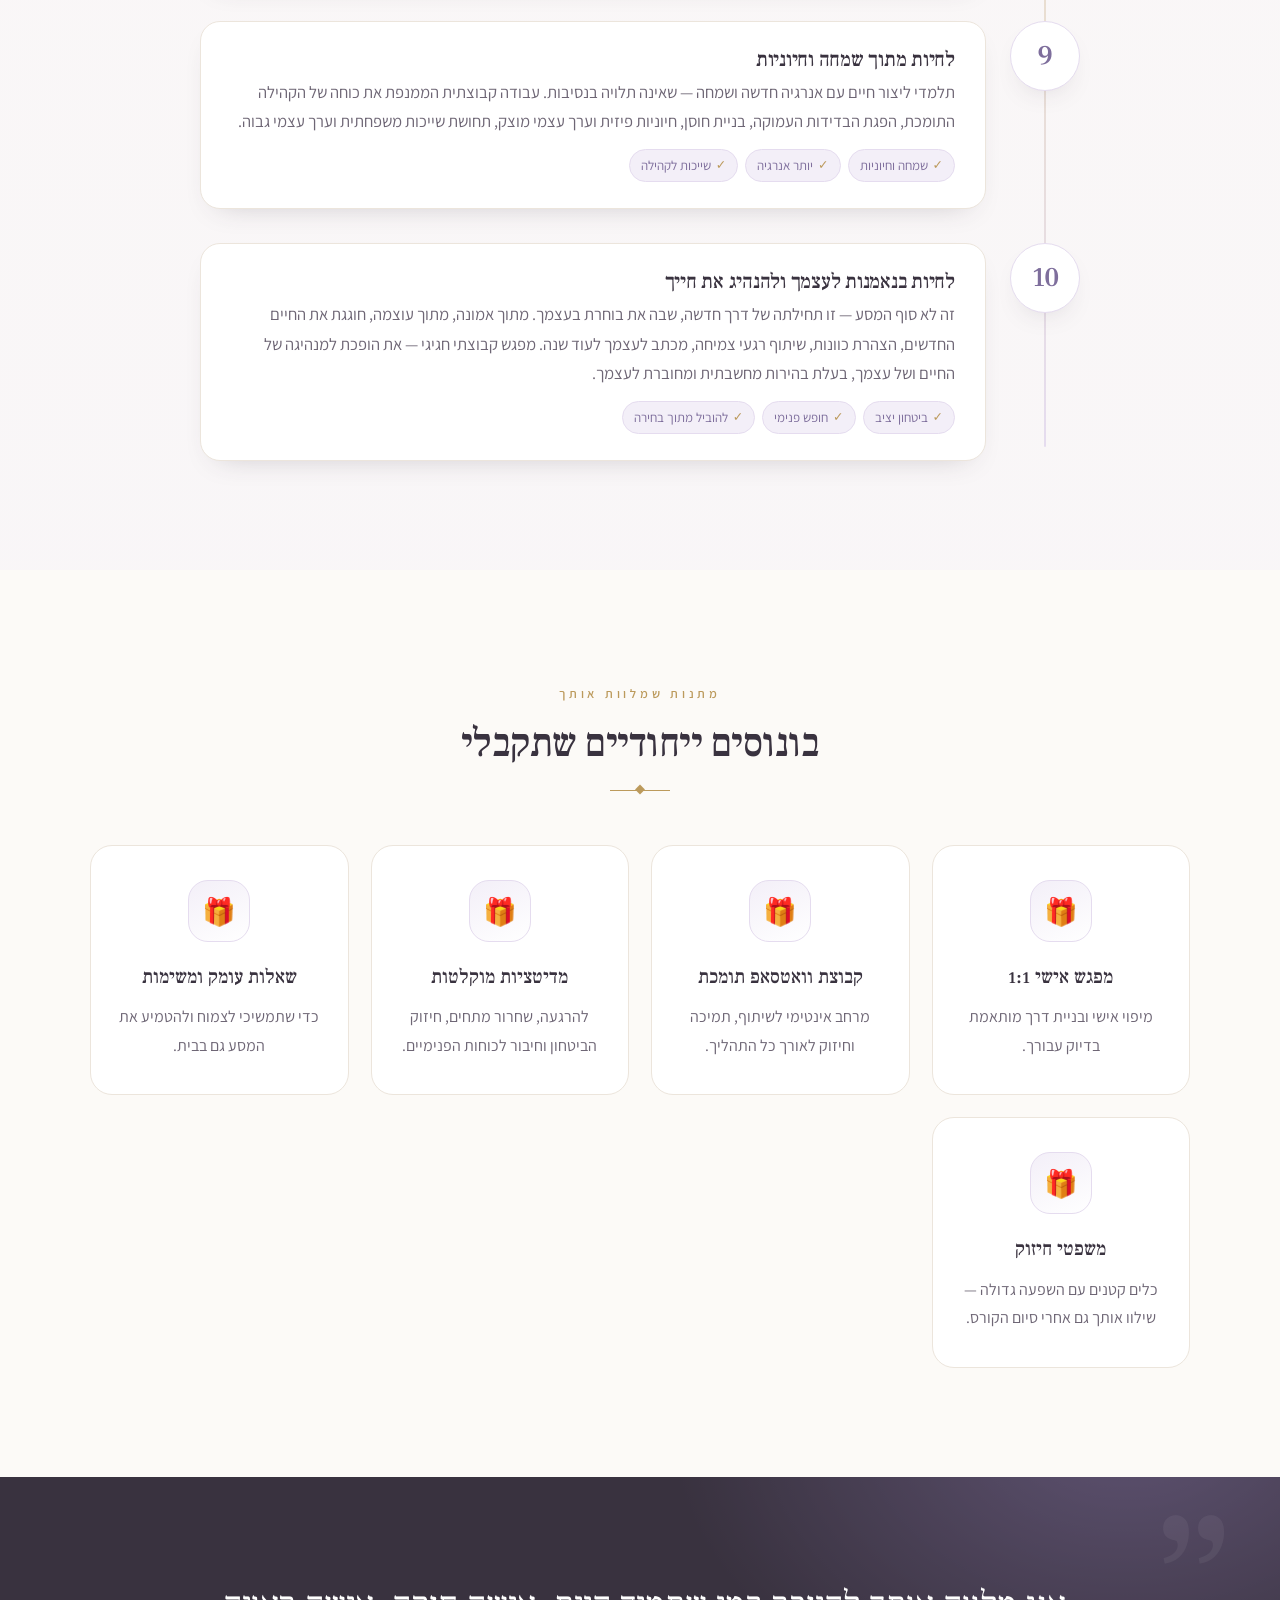
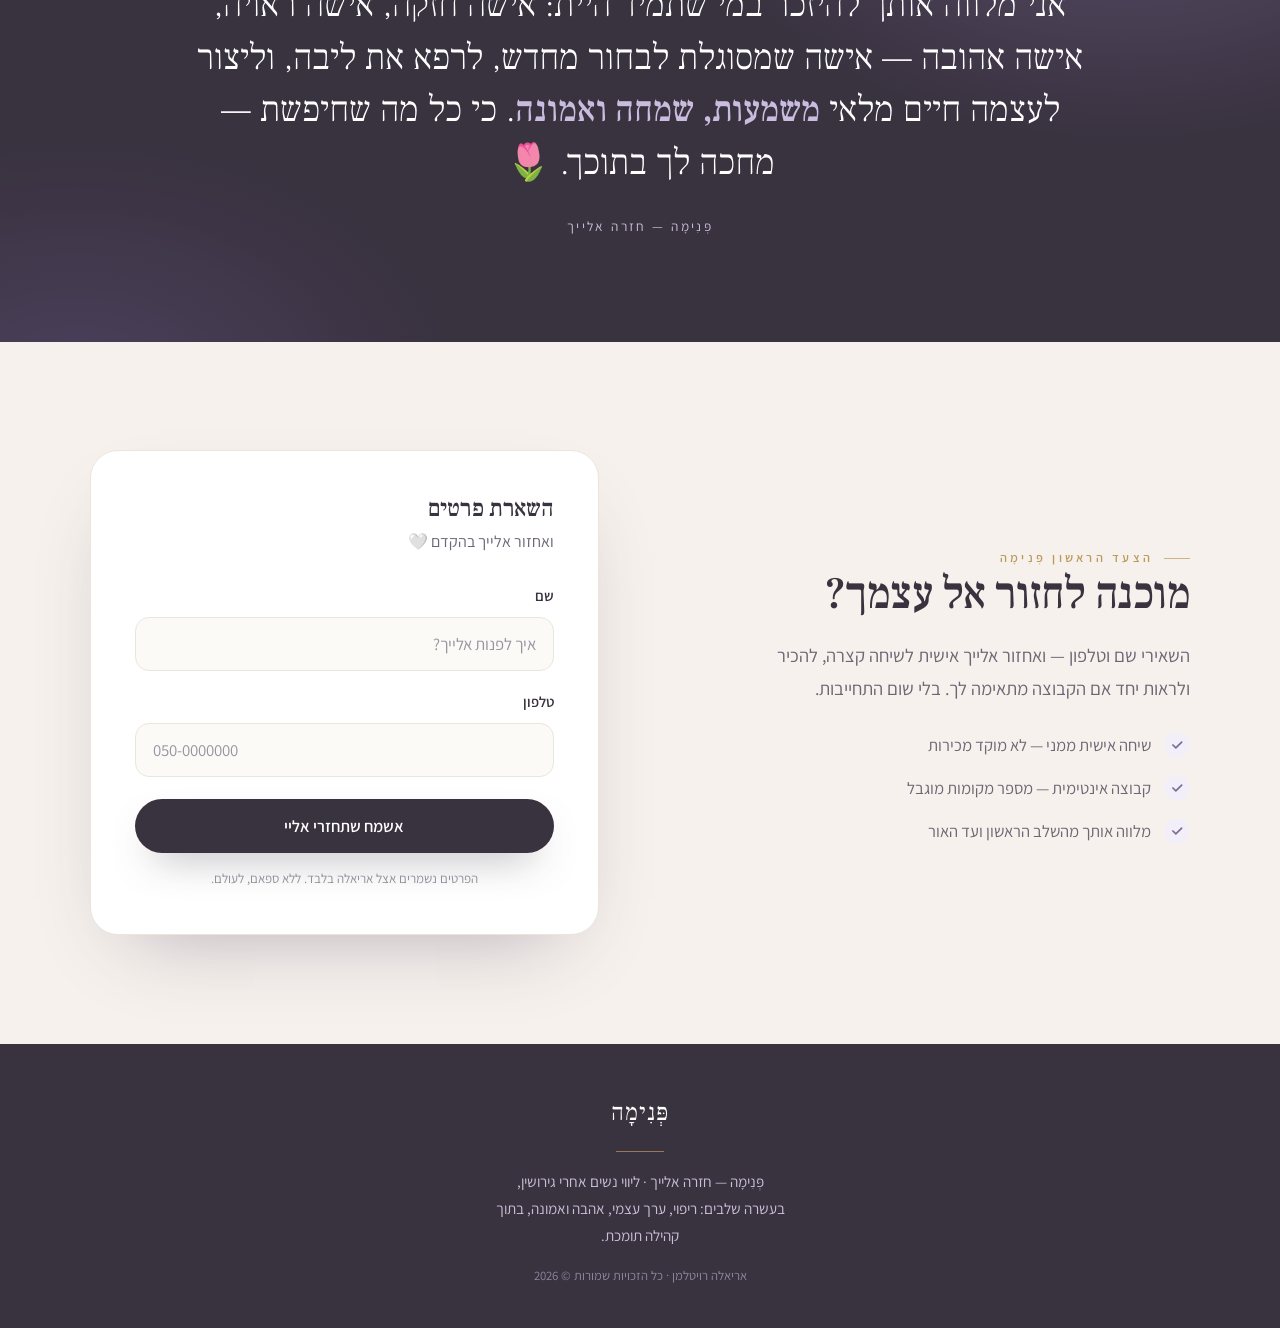
<file: women/index.html>
<!doctype html>
<html lang="he" dir="rtl">
<head>
<meta charset="utf-8">
<meta name="viewport" content="width=device-width, initial-scale=1">
<title>פְּנִימָה — חזרה אלייך · אריאלה רויטלמן | ליווי נשים אחרי גירושין</title>
<meta name="description" content="פְּנִימָה — חזרה אלייך: תוכנית ליווי לנשים אחרי גירושין, בעשרה מפגשים. מתגרשת מהכאב, מתחברת לעצמי — מסע של ריפוי, ערך עצמי, אהבה ואמונה, בתוך קהילה תומכת.">
<link rel="preconnect" href="https://fonts.googleapis.com">
<link rel="preconnect" href="https://fonts.gstatic.com" crossorigin>
<link href="https://fonts.googleapis.com/css2?family=Frank+Ruhl+Libre:wght@300;400;500;600;700&family=Assistant:wght@300;400;500;600;700&display=swap" rel="stylesheet">
<style>
:root{
  /* warm-white paper · whisper lavender · refined gold · dusty rose */
  --paper:#FCFAF7; --paper2:#F6F1EC; --card:#FFFFFF;
  --ink:#39323F; --ink-soft:#6E6675; --ink-faint:#9A93A0;
  --lav:#C9BCDE; --lav-soft:#F3EFF8; --lav-deep:#7E6E9C; --lav-line:#E5DCEF;
  --rose:#C7A39E; --rose-soft:#F6ECE9;
  --gold:#BC9A5C; --gold-soft:#EBDFC4;
  --line:#ECE5DC;
  --serif:"Frank Ruhl Libre",Georgia,"Times New Roman",serif;
  --sans:"Assistant",system-ui,-apple-system,sans-serif;
  --ease:cubic-bezier(.22,.61,.36,1);
  --maxw:1180px;
  --shadow-sm:0 12px 30px -18px rgba(57,50,63,.28);
  --shadow:0 34px 80px -42px rgba(70,56,98,.42);
  --shadow-lg:0 60px 120px -50px rgba(70,56,98,.5);
}
*{box-sizing:border-box;margin:0;padding:0}
html{scroll-behavior:smooth}
@media (prefers-reduced-motion:reduce){html{scroll-behavior:auto}}
body{
  font-family:var(--sans);color:var(--ink);background:var(--paper);
  line-height:1.78;font-weight:400;-webkit-font-smoothing:antialiased;
  text-rendering:optimizeLegibility;overflow-x:hidden;
}
img{display:block;max-width:100%}
.serif{font-family:var(--serif)}
.wrap{max-width:var(--maxw);margin:0 auto;padding:0 clamp(20px,4vw,40px);width:100%}
h1,h2,h3{font-family:var(--serif);font-weight:500;line-height:1.16;color:var(--ink);letter-spacing:-.012em}

/* eyebrow with gold rule */
.eyebrow{display:inline-flex;align-items:center;gap:11px;font-family:var(--sans);
  font-size:.78rem;font-weight:600;letter-spacing:.26em;color:var(--gold);text-transform:uppercase}
.eyebrow::before{content:"";width:26px;height:1px;background:var(--gold);opacity:.7}
.center .eyebrow::before{display:none}
.center .eyebrow{letter-spacing:.3em}

/* buttons */
.btn{display:inline-flex;align-items:center;gap:10px;justify-content:center;
  background:var(--ink);color:#fff;font-family:var(--sans);font-weight:600;font-size:1.02rem;
  padding:16px 34px;border-radius:46px;text-decoration:none;border:0;cursor:pointer;
  box-shadow:0 18px 40px -20px rgba(57,50,63,.7);
  transition:transform .45s var(--ease),background .3s,box-shadow .45s var(--ease);position:relative}
.btn:hover{transform:translateY(-3px);background:#4a4252;box-shadow:0 26px 50px -22px rgba(57,50,63,.75)}
.btn svg{width:17px;height:17px}
.btn.ghost{background:transparent;color:var(--ink);border:1.4px solid var(--lav)}
.btn.ghost:hover{background:var(--lav-soft);border-color:var(--lav-deep);transform:translateY(-3px);box-shadow:none}
.btn.gold{background:var(--gold);box-shadow:0 18px 40px -20px rgba(188,154,92,.85)}
.btn.gold:hover{background:#a9883f}

/* ---------- header ---------- */
.bar{position:fixed;top:0;left:0;right:0;z-index:50;transition:background .4s var(--ease),box-shadow .4s var(--ease),padding .4s var(--ease);padding:10px 0}
.bar .wrap{display:flex;align-items:center;justify-content:space-between}
.bar.scrolled{background:rgba(252,250,247,.86);backdrop-filter:blur(16px) saturate(1.2);box-shadow:0 1px 0 var(--line),0 14px 40px -30px rgba(57,50,63,.4)}
.brand{display:flex;align-items:center;gap:13px;text-decoration:none}
.brand .glyph{width:46px;height:46px;border-radius:50%;flex:none;display:grid;place-items:center;
  background:linear-gradient(155deg,#fff,var(--lav-soft));border:1px solid var(--lav-line);
  box-shadow:inset 0 1px 0 #fff,0 10px 24px -14px rgba(126,110,156,.6)}
.brand .glyph span{font-family:var(--serif);font-weight:600;font-size:1.45rem;color:var(--lav-deep);line-height:1;margin-top:2px}
.brand .bt b{font-family:var(--serif);font-weight:500;font-size:1.32rem;display:block;line-height:1.05;letter-spacing:.02em}
.brand .bt small{font-family:var(--sans);font-size:.72rem;color:var(--ink-soft);letter-spacing:.04em}
.bar-cta{padding:12px 26px;font-size:.95rem}
@media(max-width:560px){.bar-cta{display:none}.brand .bt small{display:none}}

/* ---------- hero ---------- */
.hero{position:relative;overflow:hidden;padding-top:clamp(110px,16vw,150px)}
.hero::before{content:"";position:absolute;inset:0;z-index:0;pointer-events:none;background:
  radial-gradient(60% 55% at 86% 4%, var(--lav-soft) 0%, transparent 62%),
  radial-gradient(46% 50% at 4% 96%, var(--rose-soft) 0%, transparent 60%);}
.hero .wrap{position:relative;z-index:1}
.hero-grid{display:grid;grid-template-columns:1.04fr .96fr;gap:clamp(32px,5vw,76px);align-items:center;
  padding-bottom:clamp(48px,7vw,96px)}
.hero h1{font-size:clamp(2.3rem,5.6vw,4.05rem);font-weight:500;margin:20px 0 22px;text-wrap:balance}
.hero h1 em{font-style:normal;color:var(--lav-deep);position:relative}
.hero h1 em::after{content:"";position:absolute;left:0;right:0;bottom:.05em;height:.36em;
  background:var(--gold-soft);z-index:-1;opacity:.75;border-radius:3px}
.hero .sub{font-size:clamp(1.08rem,1.85vw,1.26rem);color:var(--ink-soft);max-width:40ch;text-wrap:pretty;margin-bottom:32px}
.hero .actions{display:flex;gap:14px;flex-wrap:wrap;align-items:center}
.hero .micro{margin-top:30px;display:flex;flex-wrap:wrap;gap:10px 26px;font-size:.96rem;color:var(--ink-soft)}
.hero .micro span{display:inline-flex;align-items:center;gap:9px;white-space:nowrap}
.hero .micro svg{width:16px;height:16px;color:var(--gold);flex:none}

/* portrait */
.portrait{position:relative;justify-self:center;width:100%;max-width:440px}
.portrait .ph{position:relative;border-radius:230px 230px 30px 30px;overflow:hidden;
  box-shadow:var(--shadow-lg);aspect-ratio:896/1120;
  background:linear-gradient(180deg,var(--lav-soft),#fff)}
.portrait .ph img{width:100%;height:100%;object-fit:cover;object-position:50% 8%}
.portrait .ring{position:absolute;inset:-16px;border:1.4px solid var(--lav);border-radius:244px 244px 40px 40px;z-index:-1}
.portrait .ring.gold{inset:-28px;border-color:var(--gold-soft);border-radius:258px 258px 50px 50px}
.portrait .namechip{position:absolute;bottom:22px;inset-inline-start:-18px;background:#fff;border-radius:18px;
  padding:14px 22px;box-shadow:var(--shadow);text-align:start}
.portrait .namechip b{font-family:var(--serif);font-size:1.12rem;color:var(--ink);display:block;line-height:1.1}
.portrait .namechip small{font-family:var(--sans);font-size:.78rem;color:var(--lav-deep);letter-spacing:.04em}
.portrait .float{position:absolute;top:30px;inset-inline-end:-14px;background:#fff;border-radius:14px;
  padding:11px 17px;box-shadow:var(--shadow-sm);display:flex;align-items:center;gap:9px;font-size:.9rem;color:var(--ink-soft)}
.portrait .float b{color:var(--gold);font-family:var(--serif);font-size:1.15rem}

/* scroll cue */
.cue{display:flex;justify-content:center;padding-bottom:30px}
.cue span{font-size:.74rem;letter-spacing:.24em;color:var(--ink-faint);text-transform:uppercase;display:flex;flex-direction:column;align-items:center;gap:8px}
.cue span::after{content:"";width:1px;height:34px;background:linear-gradient(var(--lav),transparent);animation:cue 2.2s var(--ease) infinite}
@keyframes cue{0%{transform:scaleY(.3);transform-origin:top;opacity:0}40%{opacity:1}100%{transform:scaleY(1);transform-origin:top;opacity:0}}

/* ---------- section frame ---------- */
section.pad{padding:clamp(60px,8.5vw,118px) 0}
.center{text-align:center;max-width:60ch;margin-inline:auto}
.center h2{margin-top:14px}
.lead{font-size:1.16rem;color:var(--ink-soft);text-wrap:pretty}
.hr-orn{width:60px;height:1px;background:var(--gold);margin:22px auto 0;position:relative;opacity:.8}
.hr-orn::after{content:"";position:absolute;top:-3.5px;left:50%;transform:translateX(-50%) rotate(45deg);width:7px;height:7px;background:var(--gold)}

/* ---------- empathy ---------- */
.empathy{background:var(--paper2)}
.empathy .q{font-family:var(--serif);font-weight:400;font-size:clamp(1.6rem,3.6vw,2.5rem);
  text-align:center;max-width:22ch;margin:0 auto;color:var(--ink);text-wrap:balance;line-height:1.32}
.feelings{display:flex;flex-wrap:wrap;justify-content:center;gap:12px;margin-top:38px}
.feelings span{background:#fff;border:1px solid var(--line);border-radius:44px;padding:12px 24px;
  font-size:1rem;color:var(--ink-soft);box-shadow:var(--shadow-sm)}
.empathy .turn{text-align:center;margin-top:40px;font-family:var(--serif);font-size:clamp(1.2rem,2.4vw,1.5rem);color:var(--lav-deep);text-wrap:balance}

/* ---------- about ---------- */
.about-grid{display:grid;grid-template-columns:.82fr 1.18fr;gap:clamp(30px,5vw,68px);align-items:center}
.about-ph{position:relative;border-radius:24px 24px 120px 120px;overflow:hidden;box-shadow:var(--shadow);
  aspect-ratio:896/1080;max-width:360px;justify-self:center;background:var(--lav-soft)}
.about-ph img{width:100%;height:100%;object-fit:cover;object-position:50% 6%}
.about h2{font-size:clamp(1.8rem,3.8vw,2.7rem);margin:12px 0 20px}
.about p{font-size:1.1rem;color:var(--ink-soft);margin-bottom:16px;max-width:58ch;text-wrap:pretty}
.about p b{color:var(--ink);font-weight:600}
.about .pull{font-family:var(--serif);font-size:clamp(1.2rem,2.4vw,1.45rem);color:var(--ink);
  border-inline-start:2px solid var(--gold);padding-inline-start:20px;margin:24px 0;line-height:1.5;font-weight:400}
.sign{font-family:var(--serif);font-size:1.7rem;color:var(--lav-deep);margin-top:8px}

/* ---------- journey (7 stages, gold timeline) ---------- */
.journey{background:linear-gradient(180deg,var(--paper) 0%,var(--lav-soft) 280%)}
.timeline{margin-top:0;max-width:880px;margin-inline:auto;position:relative}
.timeline::before{content:"";position:absolute;inset-inline-start:34px;top:14px;bottom:14px;width:2px;
  background:linear-gradient(var(--gold-soft),var(--lav-line));border-radius:2px}
/* phase headers split the 10 stages into 3 breathable groups (de-crowds the timeline) */
.phase-head{max-width:880px;margin-inline:auto;display:flex;align-items:center;gap:13px;
  margin-top:clamp(42px,5.5vw,60px);margin-bottom:22px}
.phase-head:first-of-type{margin-top:clamp(36px,4.5vw,48px)}
.phase-head b{font-family:var(--serif);font-weight:500;font-size:clamp(1.22rem,2.5vw,1.55rem);color:var(--lav-deep)}
.phase-head span{font-family:var(--sans);font-weight:600;letter-spacing:.05em;color:var(--gold);font-size:.95rem;
  position:relative;padding-inline-start:15px}
.phase-head span::before{content:"";position:absolute;inset-inline-start:0;top:50%;width:6px;height:6px;
  border-radius:50%;background:var(--gold);transform:translateY(-50%)}
.step{position:relative;display:grid;grid-template-columns:70px 1fr;gap:24px;align-items:start;padding:0 0 34px}
.step:last-child{padding-bottom:0}
.step .n{position:relative;z-index:1;width:70px;height:70px;border-radius:50%;flex:none;
  display:grid;place-items:center;background:#fff;border:1.5px solid var(--lav-line);
  font-family:var(--serif);font-size:1.7rem;font-weight:500;color:var(--lav-deep);
  box-shadow:var(--shadow-sm);transition:transform .4s var(--ease),border-color .4s,color .4s}
.step .body{background:var(--card);border:1px solid var(--line);border-radius:20px;padding:26px 30px;
  box-shadow:var(--shadow-sm);transition:transform .45s var(--ease),box-shadow .45s var(--ease)}
.step:hover .body{transform:translateY(-3px);box-shadow:var(--shadow)}
.step:hover .n{transform:scale(1.06);border-color:var(--gold);color:var(--gold)}
.step h3{font-size:1.28rem;margin-bottom:6px}
.step p{font-size:1.04rem;color:var(--ink-soft);text-wrap:pretty}
.gains{display:flex;flex-wrap:wrap;gap:7px;margin-top:12px}
.gains span{font-size:.82rem;color:var(--lav-deep);background:var(--lav-soft);border:1px solid var(--lav-line);border-radius:30px;padding:4px 11px;display:inline-flex;align-items:center;gap:5px}
.gains span::before{content:"✓";color:var(--gold);font-weight:700;font-size:.78rem}
.creds{display:flex;flex-wrap:wrap;gap:8px;margin:18px 0 8px}
.creds span{font-size:.84rem;color:var(--ink-soft);background:#fff;border:1px solid var(--gold-soft);border-radius:30px;padding:6px 13px}

/* ---------- how ---------- */
.how .cols{display:grid;grid-template-columns:repeat(auto-fit,minmax(238px,1fr));gap:22px;margin-top:clamp(38px,4.5vw,54px)}
.hcard{background:var(--card);border:1px solid var(--line);border-radius:22px;padding:34px 28px;text-align:center;
  transition:transform .45s var(--ease),box-shadow .45s var(--ease),border-color .4s}
.hcard:hover{transform:translateY(-5px);box-shadow:var(--shadow);border-color:var(--lav-line)}
.hcard .ic{width:62px;height:62px;border-radius:20px;margin:0 auto 18px;display:grid;place-items:center;
  background:linear-gradient(155deg,var(--lav-soft),#fff);border:1px solid var(--lav-line)}
.hcard .ic svg{width:28px;height:28px;color:var(--lav-deep)}
.hcard b{font-family:var(--serif);font-weight:500;font-size:1.22rem;display:block;margin-bottom:9px}
.hcard p{font-size:1rem;color:var(--ink-soft);text-wrap:pretty}

/* ---------- creed ---------- */
.creed{background:var(--ink);color:#fff;position:relative;overflow:hidden}
.creed::before{content:"";position:absolute;inset:0;opacity:.55;
  background:radial-gradient(62% 120% at 88% -12%,var(--lav-deep),transparent 58%),
            radial-gradient(50% 90% at 6% 110%,#5b4d75,transparent 60%)}
.creed::after{content:"\201D";position:absolute;top:.05em;inset-inline-start:.18em;font-family:var(--serif);
  font-size:14rem;line-height:1;color:rgba(255,255,255,.06);z-index:1}
.creed .wrap{position:relative;z-index:2;text-align:center;padding:clamp(56px,8vw,108px) 0;max-width:900px}
.creed q{font-family:var(--serif);font-weight:300;font-size:clamp(1.45rem,3.3vw,2.25rem);quotes:none;line-height:1.46;text-wrap:balance}
.creed q b{color:var(--lav);font-weight:500}
.creed cite{display:block;margin-top:26px;font-style:normal;font-family:var(--sans);color:#cabfd9;letter-spacing:.18em;font-size:.84rem;text-transform:uppercase}

/* ---------- join ---------- */
.join{background:var(--paper2)}
.join-grid{display:grid;grid-template-columns:1.02fr .98fr;gap:clamp(32px,5vw,62px);align-items:center}
.join h2{font-size:clamp(1.9rem,4vw,2.8rem);margin-bottom:18px;text-wrap:balance}
.join .lead{max-width:46ch}
.join .pts{margin-top:26px;display:flex;flex-direction:column;gap:13px}
.join .pts li{display:flex;gap:13px;align-items:flex-start;list-style:none;color:var(--ink-soft);font-size:1.04rem}
.join .pts .ck{width:26px;height:26px;border-radius:50%;flex:none;display:grid;place-items:center;background:var(--lav-soft);margin-top:1px}
.join .pts .ck svg{width:14px;height:14px;color:var(--lav-deep)}
.formcard{background:var(--card);border-radius:28px;padding:clamp(28px,4vw,44px);box-shadow:var(--shadow);border:1px solid var(--line)}
.formcard h3{font-size:1.5rem;margin-bottom:5px}
.formcard .fs{color:var(--ink-soft);margin-bottom:26px}
.field{margin-bottom:18px}
.field label{display:block;font-weight:600;font-size:.92rem;margin-bottom:8px;color:var(--ink)}
.field input{width:100%;border:1.5px solid var(--line);background:var(--paper);border-radius:14px;
  padding:15px 17px;font-family:inherit;font-size:1.05rem;color:var(--ink);transition:border-color .25s,box-shadow .25s,background .25s}
.field input::placeholder{color:var(--ink-faint)}
.field input:focus{outline:none;border-color:var(--lav-deep);background:#fff;box-shadow:0 0 0 4px var(--lav-soft)}
.formcard .btn{width:100%;margin-top:4px}
.formcard .tiny{text-align:center;font-size:.82rem;color:var(--ink-faint);margin-top:14px}
.thanks{text-align:center;padding:30px 10px}
.thanks .ok{width:64px;height:64px;border-radius:50%;background:var(--lav-soft);display:grid;place-items:center;margin:0 auto 18px}
.thanks .ok svg{width:30px;height:30px;color:var(--lav-deep)}
.thanks h3{margin-bottom:8px}
.thanks p{color:var(--ink-soft)}

/* ---------- footer ---------- */
footer{background:var(--ink);color:#cabfd9;text-align:center;padding:48px 0 40px}
footer .wrap{display:flex;flex-direction:column;align-items:center;gap:10px}
footer .fmark{font-family:var(--serif);font-size:1.5rem;color:#fff;letter-spacing:.04em}
footer .fsub{font-size:.95rem;max-width:46ch;text-wrap:pretty}
footer .frule{width:48px;height:1px;background:var(--gold);opacity:.7;margin:6px 0}
footer .fcr{font-size:.8rem;color:#8f86a0;margin-top:6px}

/* ---------- reveal animation ---------- */
@media (prefers-reduced-motion:no-preference){
  .reveal{opacity:0;transform:translateY(26px);transition:opacity .9s var(--ease),transform .9s var(--ease)}
  .reveal.in{opacity:1;transform:none}
  .reveal.d1{transition-delay:.08s}.reveal.d2{transition-delay:.16s}
  .reveal.d3{transition-delay:.24s}.reveal.d4{transition-delay:.32s}
  .reveal.d5{transition-delay:.4s}.reveal.d6{transition-delay:.48s}
}

/* ---------- responsive ---------- */
@media(max-width:980px){
  .hero-grid,.about-grid,.join-grid{grid-template-columns:1fr}
  .portrait{order:-1;max-width:360px;margin-bottom:10px}
  .portrait .float{inset-inline-end:0}
  .about-ph{margin-bottom:6px}
}
@media(max-width:620px){
  .hero{padding-top:104px}
  .hero h1{font-size:clamp(2rem,8vw,2.5rem)}
  .hero .actions{flex-direction:column;align-items:stretch}
  .hero .actions .btn{width:100%}
  .timeline::before{inset-inline-start:26px}
  .step{grid-template-columns:54px 1fr;gap:16px}
  .step .n{width:54px;height:54px;font-size:1.35rem}
  .feelings span{padding:10px 18px;font-size:.94rem}
  .portrait .namechip{inset-inline-start:0}
}
@media(max-width:380px){
  .brand .glyph{width:40px;height:40px}
  .brand .bt b{font-size:1.15rem}
  .btn{padding:15px 26px}
}
@media print{
  .bar,.cue{display:none}
  .reveal{opacity:1!important;transform:none!important}
  body{background:#fff}
}
</style>
</head>
<body>

<!-- header -->
<header class="bar" id="bar">
  <div class="wrap">
    <a class="brand" href="#top" aria-label="פנימה — לראש העמוד">
      <span class="glyph"><span>פ</span></span>
      <span class="bt"><b class="serif">פְּנִימָה<span style="color:var(--lav-deep);font-weight:600"> — חזרה אלייך</span></b><small>ליווי נשים אחרי גירושין</small></span>
    </a>
    <a href="#join" class="btn bar-cta">השארת פרטים</a>
  </div>
</header>

<!-- hero -->
<section class="hero" id="top">
  <div class="wrap">
    <div class="hero-grid">
      <div>
        <h1 class="reveal d1">מתגרשת מהכאב,<br><em>מתחברת לעצמי</em></h1>
        <p class="sub reveal d2">תוכנית ליווי לנשים שעברו גירושין או פרידה משמעותית שרוצות לבנות חיים חדשים מתוך שמחה, ערך עצמי, אהבה ואמונה. זהו לא רק קורס — זהו מסע של ריפוי וגילוי עצמי, שבו את לומדת לחזור אלייך לעצמך.</p>
        <div class="actions reveal d3">
          <a href="#join" class="btn">רוצה לשמוע עוד? השאירי פרטים
            <svg viewBox="0 0 24 24" fill="none" stroke="currentColor" stroke-width="2.2" stroke-linecap="round" stroke-linejoin="round"><path d="M19 12H5M12 5l-7 7 7 7"/></svg>
          </a>
          <a href="#journey" class="btn ghost">המסע בעשרה שלבים</a>
        </div>
        <div class="micro reveal d4">
          <span><svg viewBox="0 0 24 24" fill="none" stroke="currentColor" stroke-width="2" stroke-linecap="round" stroke-linejoin="round"><path d="M12 2l2.6 6.6L21 9.3l-5 4.6 1.5 6.6L12 17l-5.5 3.5L8 13.9l-5-4.6 6.4-.7z"/></svg> 10 מפגשים שבועיים</span>
          <span><svg viewBox="0 0 24 24" fill="none" stroke="currentColor" stroke-width="2" stroke-linecap="round" stroke-linejoin="round"><path d="M12 2l2.6 6.6L21 9.3l-5 4.6 1.5 6.6L12 17l-5.5 3.5L8 13.9l-5-4.6 6.4-.7z"/></svg> מפגש אישי 1:1</span>
          <span><svg viewBox="0 0 24 24" fill="none" stroke="currentColor" stroke-width="2" stroke-linecap="round" stroke-linejoin="round"><path d="M12 2l2.6 6.6L21 9.3l-5 4.6 1.5 6.6L12 17l-5.5 3.5L8 13.9l-5-4.6 6.4-.7z"/></svg> קהילת וואטסאפ תומכת</span>
        </div>
      </div>
      <div class="portrait reveal d2">
        <span class="ring"></span>
        <span class="ring gold"></span>
        <div class="ph"><img src="assets/ariela-portrait.png" alt="אריאלה רויטלמן" width="896" height="1200"></div>
        <div class="namechip">
          <b class="serif">אריאלה רויטלמן</b>
          <small>מלווה אותך במסע פְּנִימָה אל עצמך</small>
        </div>
        <div class="float"><b class="serif">♡</b> קהילה של נשים</div>
      </div>
    </div>
  </div>
  <div class="cue"><span>גללי פנימה</span></div>
</section>

<!-- empathy -->
<section class="pad empathy">
  <div class="wrap">
    <p class="q serif reveal">עברת גירושין — אבל הכאב עדיין מלווה אותך, ואת שואלת: מי אני? מה אני באמת רוצה?</p>
    <div class="feelings">
      <span class="reveal d1">💔 מתפקדת בחוץ ומתרוקנת מבפנים?</span>
      <span class="reveal d2">💔 מרגישה שאיבדת חלק מעצמך?</span>
      <span class="reveal d3">💔 שנים טיפלת בכולם ושכחת את עצמך?</span>
      <span class="reveal d4">💔 את מרגישה פחד מחוסר ודאות לגבי העתיד?</span>
      <span class="reveal d5">💔 האם ואיך אפשר להתחיל מחדש?</span>
    </div>
    <p class="turn serif reveal d3">אם ענית "כן" אפילו על אחת — אני רוצה לומר לך:<br><b>כן, אפשר. והדרך מתחילה פְּנִימָה - בתוכך.</b></p>
  </div>
</section>

<!-- about -->
<section class="pad" id="about">
  <div class="wrap about-grid">
    <div class="about-ph reveal"><img src="assets/ariela-portrait.png" alt="אריאלה רויטלמן" width="896" height="1200"></div>
    <div class="about">
      <span class="eyebrow reveal">קצת עליי</span>
      <h2 class="reveal d1">נעים מאוד, אני אריאלה</h2>
      <p class="reveal d1">גם אני עברתי משבר גירושין. אני מכירה היטב את התחושות — את הכאב, את הבדידות, את חוסר הוודאות, ואת השאלה הגדולה: <b>איך ממשיכים מכאן?</b></p>
      <p class="reveal d2">מתוך כלים טיפוליים רבים שלמדתי ומתוך ההתמודדות האישית שלי הבנתי: הגירושין אינם סוף הסיפור — לפעמים הם דווקא <b>תחילתו של סיפור חדש</b>. סיפור שבו האישה לומדת להכיר את עצמה מחדש, לרפא את ליבה, וליצור חיים של שמחה, משמעות ואהבה.</p>
      <div class="creds reveal d2">
        <span>אימון רגשי</span><span>יהדות ותורת רבי נחמן</span><span>שיטת "מוח אחד"</span><span>תזונה ואורח חיים בריא</span><span>ספורט ותנועה לריפוי</span><span>גישה נוירו־התפתחותית</span><span>דמיון מודרך</span><span>מודעות והתפתחות אישית</span>
      </div>
      <p class="pull reveal d3">"אני לא מלמדת אותך להיות מישהי אחרת — אני מלווה אותך להיזכר במי שתמיד היית."</p>
      <div class="sign reveal d3">— אריאלה</div>
    </div>
  </div>
</section>

<!-- journey -->
<section class="pad journey" id="journey">
  <div class="wrap">
    <div class="center">
      <span class="eyebrow reveal">המסע</span>
      <h2 class="reveal d1" style="font-size:clamp(1.9rem,4vw,2.8rem)">פְּנִימָה —בדרך אלייך<br>בעשרה שלבים</h2>
      <p class="lead reveal d2" style="margin-top:14px">עשרה מפגשים שבועיים קבוצתיים —שיובילו אותך מ"איסוף השברים והחזרת הנשימה" ועד "להנהיג את חייך מתוך בחירה".</p>
      <div class="hr-orn reveal d2"></div>
    </div>
    <div class="phase-head reveal"><b class="serif">שלב א׳</b><span>ריפוי ושחרור</span></div>
    <div class="timeline">
      <div class="step reveal"><span class="n">1</span><div class="body"><h3>איסוף השברים והחזרת הנשימה</h3><p>יוצרות מרחב בטוח ומכיל. מדיטציה למודעות עצמית ומילוי שאלון לגבי מצב התחלתי, רגשות מחשבות ויעדים. תרגילים גופניים לקרקוע, להורדת סטרס וחזרה לסנטר. תבררי: מי את היום? ואיפה את בתוך כל מה שעשיתי עבור אחרים? תגלי את הכוחות, היכולות והערכים שנמצאים בך. תתמלאי בתקווה, בהירות וכיוון חדש.</p><div class="gains"><span>ביטחון</span><span>חיבור מחודש לעצמך</span><span>תחילת גילוי עצמי</span></div></div></div>
      <div class="step reveal"><span class="n">2</span><div class="body"><h3>מתגרשת מהכאב</h3><p>תזהי את הפצעים והאמונות שמעכבים אותך — ותשחררי רגשות כמו: כעס, אשמה ואכזבה שנשארו מהעבר. תהפכי כאב לעוצמה. צמיחה מתוך משבר עפ"י היהדות.</p><div class="gains"><span>הקלה רגשית</span><span>שחרור מטענים</span><span>חופש פנימי</span></div></div></div>
      <div class="step reveal"><span class="n">3</span><div class="body"><h3>הסיפור שאת מספרת לעצמך</h3><p>האם הסיפור שאת מספרת לעצמך מחזק אותך — או מגביל אותך? תכתבי סיפור חיים חדש ומעצים.</p><div class="gains"><span>שינוי תפיסות</span><span>ביטחון עצמי</span><span>תקווה לעתיד</span></div></div></div>
      <div class="step reveal"><span class="n">4</span><div class="body"><h3>ארגון התודעה - גיוס מיקוד</h3><p>תלמדי להתבונן במחשבות מבלי להאמין לכל אחת — וליצור שקט פנימי ובהירות. תזהי דפוסי חשיבה שמעכבים אותך. תלמדי כלים מעולם הקשב והריכוז (שילוב נשימה, תנועה ותזונה) למיקוד בהווה ולהפחתת חרדות.</p><div class="gains"><span>פחות חרדה</span><span>יותר שלווה</span><span>איזון רגשי</span></div></div></div>
    </div>
    <div class="phase-head reveal"><b class="serif">שלב ב׳</b><span>חזרה אל עצמך</span></div>
    <div class="timeline">
      <div class="step reveal"><span class="n">5</span><div class="body"><h3>חוזרת לאהוב את עצמך</h3><p>תרפאי את הקשר שלך עם עצמך, תתחברי לעצמך, תלמדי חמלה וקבלה עצמית. תהליך סליחה עם עצמך ובניית היכולת לסמוך שוב קודם על עצמך ולאחר מכן על העולם.</p><div class="gains"><span>ערך עצמי</span><span>אהבה וקבלה</span><span>ביטחון פנימי</span></div></div></div>
      <div class="step reveal"><span class="n">6</span><div class="body"><h3>לגלות את המצפן הפנימי שלך</h3><p>תגלי מחדש את היכולות, הכישרונות והעוצמות שטמונים בך. תתחברי לכוחות היחודיים שלך. תקבלי החלטות מתוך בהירות. תחזקי את האמונה בעצמך ובחיים בעזרת מעבר מהשכל היבש והלוגי אל עבר הרוח וחיבור למקור הכוח של האמונה היהודית. תלמדי מושגים מהחסידות כמו: השגחה פרטית ובטחון בה'.</p><div class="gains"><span>חיבור לייעוד</span><span>תחושת מסוגלות</span><span>אמונה בעצמך</span></div></div></div>
      <div class="step reveal"><span class="n">7</span><div class="body"><h3>מעזה לחלום מחדש</h3><p>מה את באמת רוצה ליצור? איזה חלום מחכה לך מעבר לפינה? בעזרת כלים מעולם האימון הרגשי, כתיבת חזון ודמיון מודרך. זיהוי חסמים ושחרורם בגישה של "מוח אחד".</p><div class="gains"><span>חזון אישי</span><span>בהירות לעתיד</span><span>מוטיבציה</span></div></div></div>
    </div>
    <div class="phase-head reveal"><b class="serif">שלב ג׳</b><span>יצירת חיים חדשים</span></div>
    <div class="timeline">
      <div class="step reveal"><span class="n">8</span><div class="body"><h3>יוצרת מציאות חדשה</h3><p>תהפכי את החלומות לתוכנית פעולה, ותבני הרגלים חדשים, המעלים את התדר, מגבירים את המיקוד ומקדמים את יצירת המציאות.</p><div class="gains"><span>מיקוד</span><span>עשייה</span><span>שליטה בחייך</span></div></div></div>
      <div class="step reveal"><span class="n">9</span><div class="body"><h3>לחיות מתוך שמחה וחיוניות</h3><p>תלמדי ליצור חיים עם אנרגיה חדשה ושמחה — שאינה תלויה בנסיבות. עבודה קבוצתית הממנפת את כוחה של הקהילה התומכת, הפגת הבדידות העמוקה, בניית חוסן, חיוניות פיזית וערך עצמי מוצק, תחושת שייכות משפחתית וערך עצמי גבוה.</p><div class="gains"><span>שמחה וחיוניות</span><span>יותר אנרגיה</span><span>שייכות לקהילה</span></div></div></div>
      <div class="step reveal"><span class="n">10</span><div class="body"><h3>לחיות בנאמנות לעצמך ולהנהיג את חייך</h3><p>זה לא סוף המסע — זו תחילתה של דרך חדשה, שבה את בוחרת בעצמך. מתוך אמונה, מתוך עוצמה, חוגגת את החיים החדשים, הצהרת כוונות, שיתוף רגעי צמיחה, מכתב לעצמך לעוד שנה. מפגש קבוצתי חגיגי — את הופכת למנהיגה של החיים ושל עצמך, בעלת בהירות מחשבתית ומחוברת לעצמך.</p><div class="gains"><span>ביטחון יציב</span><span>חופש פנימי</span><span>להוביל מתוך בחירה</span></div></div></div>
    </div>
  </div>
</section>

<!-- how it works -->
<section class="pad how">
  <div class="wrap">
    <div class="center">
      <span class="eyebrow reveal">מתנות שמלוות אותך</span>
      <h2 class="reveal d1" style="font-size:clamp(1.8rem,3.8vw,2.5rem)">בונוסים ייחודיים שתקבלי</h2>
      <div class="hr-orn reveal d1"></div>
    </div>
    <div class="cols">
      <div class="hcard reveal d1"><span class="ic" style="font-size:27px">🎁</span><b>מפגש אישי 1:1</b><p>מיפוי אישי ובניית דרך מותאמת בדיוק עבורך.</p></div>
      <div class="hcard reveal d2"><span class="ic" style="font-size:27px">🎁</span><b>קבוצת וואטסאפ תומכת</b><p>מרחב אינטימי לשיתוף, תמיכה וחיזוק לאורך כל התהליך.</p></div>
      <div class="hcard reveal d3"><span class="ic" style="font-size:27px">🎁</span><b>מדיטציות מוקלטות</b><p>להרגעה, שחרור מתחים, חיזוק הביטחון וחיבור לכוחות הפנימיים.</p></div>
      <div class="hcard reveal d4"><span class="ic" style="font-size:27px">🎁</span><b>שאלות עומק ומשימות</b><p>כדי שתמשיכי לצמוח ולהטמיע את המסע גם בבית.</p></div>
      <div class="hcard reveal d5"><span class="ic" style="font-size:27px">🎁</span><b>משפטי חיזוק</b><p>כלים קטנים עם השפעה גדולה — שילוו אותך גם אחרי סיום הקורס.</p></div>
    </div>
  </div>
</section>

<!-- creed -->
<section class="creed">
  <div class="wrap">
    <q class="serif reveal">אני מלווה אותך להיזכר במי שתמיד היית: אישה חזקה, אישה ראויה, אישה אהובה — אישה שמסוגלת לבחור מחדש, לרפא את ליבה, וליצור לעצמה חיים מלאי <b>משמעות, שמחה ואמונה</b>. כי כל מה שחיפשת — מחכה לך בתוכך. 🌷</q>
    <cite class="reveal d1">פְּנִימָה — חזרה אלייך</cite>
  </div>
</section>

<!-- join -->
<section class="pad join" id="join">
  <div class="wrap join-grid">
    <div>
      <span class="eyebrow reveal">הצעד הראשון פְּנִימָה</span>
      <h2 class="reveal d1">מוכנה לחזור אל עצמך?</h2>
      <p class="lead reveal d2">השאירי שם וטלפון — ואחזור אלייך אישית לשיחה קצרה, להכיר ולראות יחד אם הקבוצה מתאימה לך. בלי שום התחייבות.</p>
      <ul class="pts">
        <li class="reveal d2"><span class="ck"><svg viewBox="0 0 24 24" fill="none" stroke="currentColor" stroke-width="3" stroke-linecap="round" stroke-linejoin="round"><path d="M5 12l5 5L20 7"/></svg></span> שיחה אישית ממני — לא מוקד מכירות</li>
        <li class="reveal d3"><span class="ck"><svg viewBox="0 0 24 24" fill="none" stroke="currentColor" stroke-width="3" stroke-linecap="round" stroke-linejoin="round"><path d="M5 12l5 5L20 7"/></svg></span> קבוצה אינטימית — מספר מקומות מוגבל</li>
        <li class="reveal d4"><span class="ck"><svg viewBox="0 0 24 24" fill="none" stroke="currentColor" stroke-width="3" stroke-linecap="round" stroke-linejoin="round"><path d="M5 12l5 5L20 7"/></svg></span> מלווה אותך מהשלב הראשון ועד האור</li>
      </ul>
    </div>
    <form class="formcard reveal d2" id="leadForm">
      <div id="formInner">
        <h3 class="serif">השארת פרטים</h3>
        <p class="fs">ואחזור אלייך בהקדם 🤍</p>
        <div class="field"><label for="n">שם</label><input id="n" name="name" type="text" placeholder="איך לפנות אלייך?" autocomplete="name" required></div>
        <div class="field"><label for="p">טלפון</label><input id="p" name="phone" type="tel" inputmode="tel" placeholder="050-0000000" autocomplete="tel" required></div>
        <button class="btn" type="submit">אשמח שתחזרי אליי</button>
        <p class="tiny">הפרטים נשמרים אצל אריאלה בלבד. ללא ספאם, לעולם.</p>
      </div>
    </form>
  </div>
</section>

<footer>
  <div class="wrap">
    <span class="fmark serif">פְּנִימָה</span>
    <div class="frule"></div>
    <p class="fsub">פְּנִימָה — חזרה אלייך · ליווי נשים אחרי גירושין, בעשרה שלבים: ריפוי, ערך עצמי, אהבה ואמונה, בתוך קהילה תומכת.</p>
    <p class="fcr">אריאלה רויטלמן · כל הזכויות שמורות © 2026</p>
  </div>
</footer>

<script>
// sticky header state
const bar = document.getElementById('bar');
const onScroll = () => bar.classList.toggle('scrolled', window.scrollY > 24);
onScroll(); window.addEventListener('scroll', onScroll, {passive:true});

// scroll reveals
const reduce = window.matchMedia('(prefers-reduced-motion: reduce)').matches;
const reveals = document.querySelectorAll('.reveal');
if(reduce || !('IntersectionObserver' in window)){
  reveals.forEach(el => el.classList.add('in'));
}else{
  const io = new IntersectionObserver((entries)=>{
    entries.forEach(e=>{ if(e.isIntersecting){ e.target.classList.add('in'); io.unobserve(e.target);} });
  },{threshold:0.12, rootMargin:'0px 0px -8% 0px'});
  reveals.forEach(el => io.observe(el));
}

// form
document.getElementById('leadForm').addEventListener('submit', function(e){
  e.preventDefault();
  const name = (this.querySelector('#n').value || '').trim();
  document.getElementById('formInner').innerHTML =
    '<div class="thanks"><div class="ok"><svg viewBox="0 0 24 24" fill="none" stroke="currentColor" stroke-width="2.4" stroke-linecap="round" stroke-linejoin="round"><path d="M5 12l5 5L20 7"/></svg></div>'+
    '<h3 class="serif">תודה'+(name?', '+name:'')+' 🤍</h3>'+
    '<p>קיבלתי את הפרטים — אחזור אלייך אישית בהקדם לשיחה קצרה ולא מחייבת.</p></div>';
});
</script>
<script src="ariela-notes.js" defer></script>
</body>
</html>
</file>
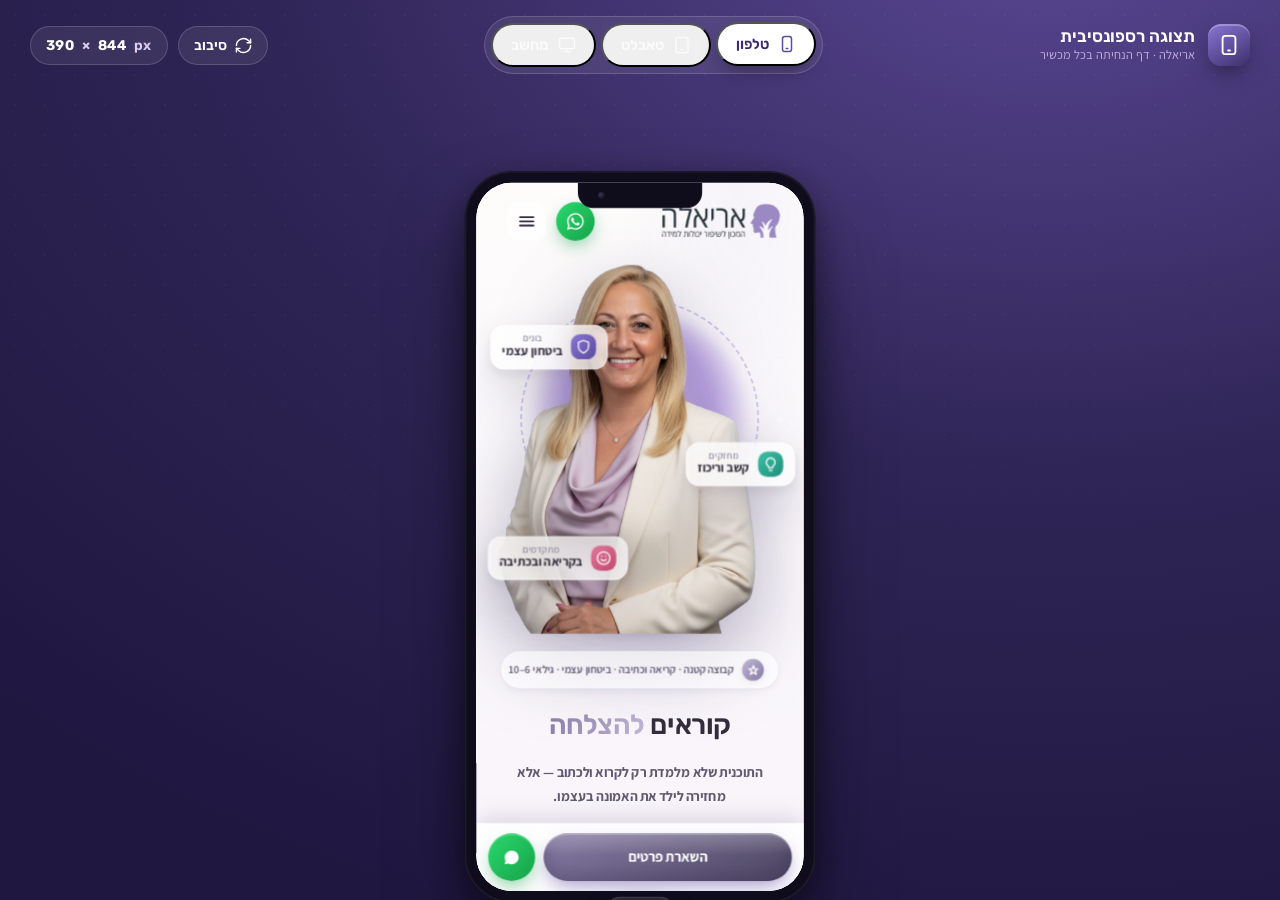
<file: preview.html>
<!DOCTYPE html>
<html lang="he" dir="rtl">
<head>
<meta charset="UTF-8">
<meta name="viewport" content="width=device-width, initial-scale=1">
<title>תצוגה רספונסיבית · אריאלה</title>
<link rel="preconnect" href="https://fonts.googleapis.com">
<link rel="preconnect" href="https://fonts.gstatic.com" crossorigin>
<link href="https://fonts.googleapis.com/css2?family=Assistant:wght@400;500;600;700;800&family=Rubik:wght@400;500;600;700&display=swap" rel="stylesheet">
<style>
  :root{
    --purple-900:#2e2452; --purple-800:#3d2f6b; --purple-700:#5b4b9e;
    --purple-600:#6f5cc0; --purple-500:#8a76d6; --lav-300:#c4afe0; --lav-200:#dccdef;
    --head:"Rubik",system-ui,sans-serif; --body:"Assistant",system-ui,sans-serif;
    --ease:cubic-bezier(.22,.61,.36,1);
  }
  *{box-sizing:border-box;margin:0;padding:0}
  html,body{height:100%}
  body{
    font-family:var(--body);color:#fff;overflow:hidden;
    background:
      radial-gradient(120% 120% at 82% -10%, #5a4794 0%, #2f2556 52%, #1f1740 100%);
    display:flex;flex-direction:column;
  }
  body::after{
    content:"";position:fixed;inset:0;pointer-events:none;z-index:0;opacity:.5;
    background-image:radial-gradient(rgba(255,255,255,.07) 1.3px,transparent 1.3px);
    background-size:30px 30px;
    -webkit-mask-image:radial-gradient(130% 100% at 50% 0%,#000 30%,transparent 78%);
    mask-image:radial-gradient(130% 100% at 50% 0%,#000 30%,transparent 78%);
  }

  /* ---------- top control dock ---------- */
  .dock{
    position:relative;z-index:5;flex:none;display:flex;align-items:center;
    justify-content:space-between;gap:18px;flex-wrap:wrap;
    padding:16px clamp(16px,3vw,30px);
  }
  .brand{display:flex;align-items:center;gap:13px;min-width:0}
  .brand .mark{
    width:42px;height:42px;border-radius:13px;flex:none;display:grid;place-items:center;
    background:linear-gradient(150deg,var(--purple-500),var(--purple-800));
    box-shadow:0 10px 22px -6px rgba(0,0,0,.5),inset 0 2px 0 rgba(255,255,255,.25);
  }
  .brand .mark svg{width:22px;height:22px;color:#fff}
  .brand .tt b{display:block;font-family:var(--head);font-weight:600;font-size:17px;line-height:1.1}
  .brand .tt span{display:block;font-size:12.5px;color:var(--lav-300)}

  /* segmented device picker */
  .seg{display:flex;gap:5px;padding:6px;border-radius:999px;
    background:rgba(255,255,255,.08);border:1px solid rgba(255,255,255,.16);
    backdrop-filter:blur(10px)}
  .seg button{
    display:inline-flex;align-items:center;gap:9px;padding:11px 18px;border-radius:999px;
    font-family:var(--head);font-weight:600;font-size:14.5px;color:rgba(255,255,255,.74);
    transition:color .25s,background .25s,box-shadow .25s,transform .25s var(--ease)}
  .seg button svg{width:18px;height:18px}
  .seg button:hover{color:#fff}
  .seg button.on{
    color:#3a2d6e;background:#fff;box-shadow:0 8px 20px -6px rgba(0,0,0,.45);transform:translateY(-1px)}
  .seg button.on svg{color:var(--purple-700)}

  .tools{display:flex;align-items:center;gap:10px}
  .pill{
    display:inline-flex;align-items:center;gap:8px;padding:10px 15px;border-radius:999px;
    font-family:var(--head);font-weight:600;font-size:14px;color:#fff;
    background:rgba(255,255,255,.08);border:1px solid rgba(255,255,255,.16);backdrop-filter:blur(10px);
    transition:background .25s,transform .25s var(--ease),opacity .25s}
  .pill svg{width:17px;height:17px}
  .pill.act:hover{background:rgba(255,255,255,.16);transform:translateY(-1px)}
  .pill[disabled]{opacity:.35;pointer-events:none}
  .dims{min-width:118px;justify-content:center;font-variant-numeric:tabular-nums;
    color:var(--lav-200);letter-spacing:.02em;direction:ltr}
  .dims b{color:#fff;font-weight:700}

  /* ---------- stage ---------- */
  .stage{position:relative;z-index:1;flex:1;min-height:0;display:grid;place-items:center;
    padding:8px clamp(12px,3vw,40px) clamp(20px,3vw,34px);overflow:hidden}
  .scaler{transition:transform .5s var(--ease)}
  .frame{position:relative;transition:width .5s var(--ease),height .5s var(--ease)}

  /* device shells */
  .device{position:relative;background:#0f0c1c;transition:all .5s var(--ease);
    box-shadow:0 50px 110px -30px rgba(0,0,0,.7),0 12px 40px rgba(0,0,0,.4),
      inset 0 0 0 2px rgba(255,255,255,.06)}
  .device .screen{position:relative;width:100%;height:100%;overflow:hidden;background:#fff}
  .device iframe{border:0;display:block;background:#fff}

  /* phone / tablet bezel + notch */
  .device.phone{border-radius:56px;padding:14px}
  .device.phone .screen{border-radius:42px}
  .device.tablet{border-radius:40px;padding:18px}
  .device.tablet .screen{border-radius:22px}
  .notch{position:absolute;top:14px;left:50%;transform:translateX(-50%);z-index:3;
    width:148px;height:30px;background:#0f0c1c;border-radius:0 0 18px 18px}
  .device.tablet .notch{display:none}
  .cam{position:absolute;top:50%;transform:translateY(-50%);left:24px;width:8px;height:8px;
    border-radius:50%;background:radial-gradient(circle at 35% 35%,#3b3650,#0a0814)}

  /* desktop browser chrome */
  .device.desktop{border-radius:16px;padding:0;background:#14101f}
  .device.desktop .bar{height:46px;display:flex;align-items:center;gap:8px;padding:0 16px;
    background:linear-gradient(180deg,#241c3c,#1b1530);border-radius:16px 16px 0 0;
    border-bottom:1px solid rgba(255,255,255,.08)}
  .device.desktop .lights{display:flex;gap:8px;margin-inline-end:6px}
  .device.desktop .lights i{width:12px;height:12px;border-radius:50%;display:block}
  .device.desktop .lights i:nth-child(1){background:#ff5f57}
  .device.desktop .lights i:nth-child(2){background:#febc2e}
  .device.desktop .lights i:nth-child(3){background:#28c840}
  .device.desktop .url{flex:1;max-width:420px;margin-inline:auto;height:28px;border-radius:8px;
    background:rgba(0,0,0,.35);display:flex;align-items:center;justify-content:center;gap:8px;
    color:#b9b1d4;font-size:12.5px;font-family:var(--head)}
  .device.desktop .url svg{width:13px;height:13px;color:#7fd99b}
  .device.desktop .screen{border-radius:0 0 16px 16px}

  /* floating device caption */
  .caption{position:absolute;bottom:10px;left:50%;transform:translateX(-50%);z-index:6;
    display:flex;align-items:center;gap:9px;padding:8px 16px;border-radius:999px;
    font-family:var(--head);font-weight:600;font-size:13px;color:#fff;white-space:nowrap;
    background:rgba(255,255,255,.1);border:1px solid rgba(255,255,255,.18);backdrop-filter:blur(10px);
    box-shadow:0 10px 28px rgba(0,0,0,.35)}
  .caption .dot{width:7px;height:7px;border-radius:50%;background:#34d399;box-shadow:0 0 0 0 rgba(52,211,153,.6);animation:pulse 2s infinite}
  @keyframes pulse{0%{box-shadow:0 0 0 0 rgba(52,211,153,.55)}70%{box-shadow:0 0 0 8px rgba(52,211,153,0)}100%{box-shadow:0 0 0 0 rgba(52,211,153,0)}}

  /* hint on very small viewers */
  @media (max-width:680px){
    .brand .tt{display:none}
    .seg button span{display:none}
    .seg button{padding:11px 14px}
    .dims{display:none}
  }
  @media (prefers-reduced-motion:reduce){
    *{transition:none!important;animation:none!important}
  }
</style>
</head>
<body>

<div class="dock">
  <div class="brand">
    <span class="mark">
      <svg viewBox="0 0 24 24" fill="none" stroke="currentColor" stroke-width="2" stroke-linecap="round" stroke-linejoin="round"><rect x="5" y="2" width="14" height="20" rx="3"/><path d="M11 18h2"/></svg>
    </span>
    <div class="tt">
      <b>תצוגה רספונסיבית</b>
      <span>אריאלה · דף הנחיתה בכל מכשיר</span>
    </div>
  </div>

  <div class="seg" id="seg">
    <button data-dev="phone" type="button">
      <svg viewBox="0 0 24 24" fill="none" stroke="currentColor" stroke-width="2" stroke-linecap="round" stroke-linejoin="round"><rect x="6" y="2" width="12" height="20" rx="3"/><path d="M11 18h2"/></svg>
      <span>טלפון</span>
    </button>
    <button data-dev="tablet" type="button">
      <svg viewBox="0 0 24 24" fill="none" stroke="currentColor" stroke-width="2" stroke-linecap="round" stroke-linejoin="round"><rect x="4" y="2" width="16" height="20" rx="2.5"/><path d="M11 18h2"/></svg>
      <span>טאבלט</span>
    </button>
    <button data-dev="desktop" type="button">
      <svg viewBox="0 0 24 24" fill="none" stroke="currentColor" stroke-width="2" stroke-linecap="round" stroke-linejoin="round"><rect x="2" y="3" width="20" height="14" rx="2"/><path d="M8 21h8M12 17v4"/></svg>
      <span>מחשב</span>
    </button>
  </div>

  <div class="tools">
    <button class="pill act" id="rotate" type="button" title="סיבוב">
      <svg viewBox="0 0 24 24" fill="none" stroke="currentColor" stroke-width="2" stroke-linecap="round" stroke-linejoin="round"><path d="M2 12a10 10 0 0 1 17-7l3 3M22 12a10 10 0 0 1-17 7l-3-3"/><path d="M22 3v5h-5M2 21v-5h5"/></svg>
      <span>סיבוב</span>
    </button>
    <span class="pill dims" id="dims"><b>—</b></span>
  </div>
</div>

<div class="stage" id="stage">
  <div class="scaler" id="scaler">
    <div class="frame" id="frame">
      <div class="device" id="device">
        <span class="notch" id="notch"><span class="cam"></span></span>
        <div class="bar" id="bar" hidden>
          <div class="lights"><i></i><i></i><i></i></div>
          <div class="url"><svg viewBox="0 0 24 24" fill="none" stroke="currentColor" stroke-width="2.4" stroke-linecap="round" stroke-linejoin="round"><rect x="4" y="11" width="16" height="9" rx="2"/><path d="M8 11V7a4 4 0 0 1 8 0v4"/></svg>ariela.co.il</div>
        </div>
        <div class="screen" id="screen">
          <iframe id="frameDoc" src="index.html" title="דף הנחיתה של אריאלה"></iframe>
        </div>
      </div>
      <div class="caption" id="caption"><span class="dot"></span><span id="capText">טלפון</span></div>
    </div>
  </div>
</div>

<script>
(function(){
  const DEVICES = {
    phone:   {w:390,  h:844,  label:"טלפון",  bezel:14, chrome:0,  cls:"phone"},
    tablet:  {w:820,  h:1180, label:"טאבלט",  bezel:18, chrome:0,  cls:"tablet"},
    desktop: {w:1440, h:900,  label:"מחשב",   bezel:0,  chrome:46, cls:"desktop"},
  };

  const stage   = document.getElementById('stage');
  const scaler  = document.getElementById('scaler');
  const frame   = document.getElementById('frame');
  const device  = document.getElementById('device');
  const screen  = document.getElementById('screen');
  const iframe  = document.getElementById('frameDoc');
  const notch   = document.getElementById('notch');
  const bar     = document.getElementById('bar');
  const dims    = document.getElementById('dims');
  const caption = document.getElementById('capText');
  const seg     = document.getElementById('seg');
  const rotateBtn = document.getElementById('rotate');

  let current = localStorage.getItem('ariela-dev') || 'phone';
  let landscape = localStorage.getItem('ariela-rot') === '1';
  if(!DEVICES[current]) current = 'phone';

  function dims_of(){
    const d = DEVICES[current];
    let w = d.w, h = d.h;
    if(landscape && current !== 'desktop'){ w = d.h; h = d.w; }
    return {w, h, d};
  }

  function render(){
    const {w, h, d} = dims_of();

    // device class
    device.className = 'device ' + d.cls;
    notch.hidden = (current !== 'phone');
    bar.hidden   = (current !== 'desktop');

    // screen (iframe viewport) size — what the page actually sees
    screen.style.width  = w + 'px';
    screen.style.height = h + 'px';
    iframe.style.width  = w + 'px';
    iframe.style.height = h + 'px';

    // outer device footprint (incl. bezel + chrome)
    const outerW = w + d.bezel*2;
    const outerH = h + d.bezel*2 + d.chrome;
    frame.style.width  = outerW + 'px';
    frame.style.height = (outerH + 36) + 'px';   // +caption room

    // fit-to-stage scale
    const pad = 24;
    const availW = stage.clientWidth  - pad*2;
    const availH = stage.clientHeight - pad*2;
    const scale = Math.min(availW/outerW, availH/(outerH+36), 1.1);
    scaler.style.transform = 'scale(' + scale.toFixed(4) + ')';

    // labels
    dims.innerHTML = '<b>' + w + '</b> × <b>' + h + '</b> px';
    caption.textContent = d.label + (landscape && current!=='desktop' ? ' · לרוחב' : '');

    // active states
    [...seg.children].forEach(b => b.classList.toggle('on', b.dataset.dev === current));
    rotateBtn.toggleAttribute('disabled', current === 'desktop');

    localStorage.setItem('ariela-dev', current);
    localStorage.setItem('ariela-rot', landscape ? '1' : '0');
  }

  seg.addEventListener('click', e => {
    const btn = e.target.closest('button'); if(!btn) return;
    current = btn.dataset.dev;
    if(current === 'desktop') landscape = false;
    render();
  });
  rotateBtn.addEventListener('click', () => { landscape = !landscape; render(); });
  window.addEventListener('resize', render);

  render();
})();
</script>
</body>
</html>
</file>
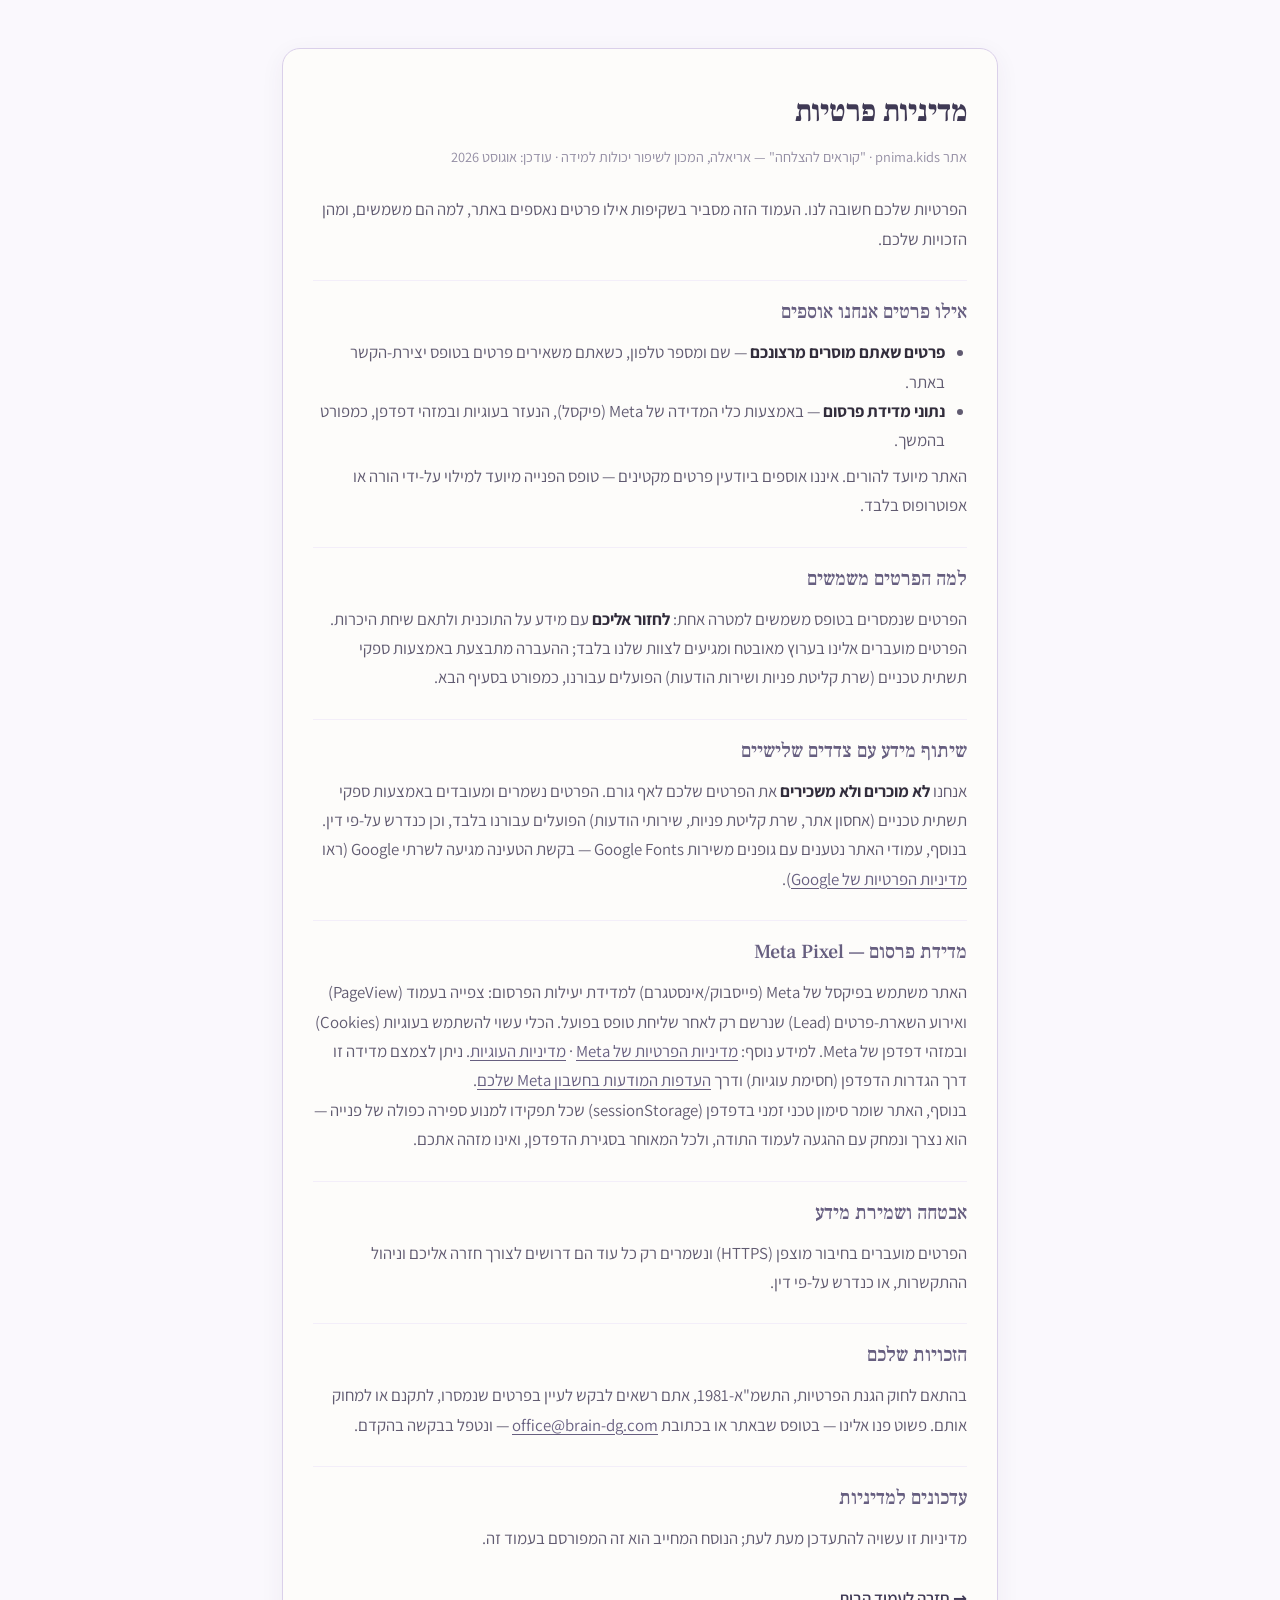
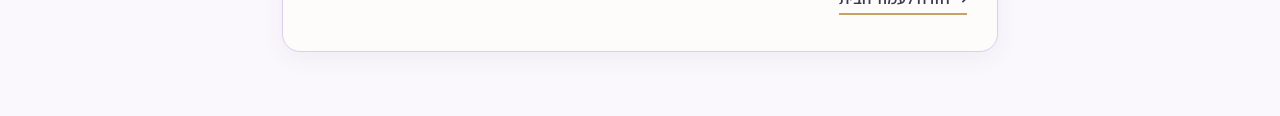
<file: privacy.html>
<!DOCTYPE html>
<html lang="he" dir="rtl">
<head>
<meta charset="UTF-8">
<meta name="viewport" content="width=device-width, initial-scale=1">
<title>מדיניות פרטיות · אריאלה — המכון לשיפור יכולות למידה</title>
<meta name="description" content="מדיניות הפרטיות של אתר pnima.kids — אילו פרטים נאספים, למה הם משמשים, ומהן הזכויות שלכם.">
<meta name="theme-color" content="#faf8fd">
<meta name="robots" content="noindex">
<link rel="preconnect" href="https://fonts.googleapis.com">
<link rel="preconnect" href="https://fonts.gstatic.com" crossorigin>
<link href="https://fonts.googleapis.com/css2?family=Assistant:wght@400;500;600;700&family=Frank+Ruhl+Libre:wght@500;700&display=swap" rel="stylesheet">
<style>
  :root{
    --purple-900:#3f3954; --purple-700:#675f80;
    --lav-300:#dad0ea; --lav-100:#f3eef9; --lav-50:#faf8fd;
    --ink:#322d3c; --ink-soft:#615b71; --ink-faint:#938da3;
    --paper:#fdfcfa; --gold:#c6a263;
  }
  *{box-sizing:border-box;margin:0;padding:0}
  body{
    background:var(--lav-50); color:var(--ink);
    font-family:'Assistant',system-ui,-apple-system,sans-serif;
    line-height:1.75; font-size:1.05rem;
  }
  .wrap{max-width:760px;margin:0 auto;padding:48px 22px 64px}
  .card{background:var(--paper);border:1px solid var(--lav-300);border-radius:18px;padding:36px 30px;box-shadow:0 6px 24px rgba(63,57,84,.06)}
  h1{font-family:'Frank Ruhl Libre',serif;font-weight:700;font-size:1.9rem;color:var(--purple-900);margin-bottom:6px}
  .updated{color:var(--ink-faint);font-size:.9rem;margin-bottom:26px}
  h2{font-family:'Frank Ruhl Libre',serif;font-weight:500;font-size:1.25rem;color:var(--purple-700);margin:26px 0 8px;padding-top:14px;border-top:1px solid var(--lav-100)}
  p,li{color:var(--ink-soft)}
  ul{padding-inline-start:22px;margin:6px 0}
  a{color:var(--purple-700);text-decoration:underline;text-underline-offset:3px}
  .home{display:inline-block;margin-top:30px;font-weight:600;color:var(--purple-900);text-decoration:none;border-bottom:2px solid var(--gold)}
  strong{color:var(--ink)}
</style>
</head>
<body>
<main class="wrap">
  <div class="card">
    <h1>מדיניות פרטיות</h1>
    <div class="updated">אתר pnima.kids · "קוראים להצלחה" — אריאלה, המכון לשיפור יכולות למידה · עודכן: אוגוסט 2026</div>

    <p>הפרטיות שלכם חשובה לנו. העמוד הזה מסביר בשקיפות אילו פרטים נאספים באתר, למה הם משמשים, ומהן הזכויות שלכם.</p>

    <h2>אילו פרטים אנחנו אוספים</h2>
    <ul>
      <li><strong>פרטים שאתם מוסרים מרצונכם</strong> — שם ומספר טלפון, כשאתם משאירים פרטים בטופס יצירת-הקשר באתר.</li>
      <li><strong>נתוני מדידת פרסום</strong> — באמצעות כלי המדידה של Meta (פיקסל), הנעזר בעוגיות ובמזהי דפדפן, כמפורט בהמשך.</li>
    </ul>
    <p>האתר מיועד להורים. איננו אוספים ביודעין פרטים מקטינים — טופס הפנייה מיועד למילוי על-ידי הורה או אפוטרופוס בלבד.</p>

    <h2>למה הפרטים משמשים</h2>
    <p>הפרטים שנמסרים בטופס משמשים למטרה אחת: <strong>לחזור אליכם</strong> עם מידע על התוכנית ולתאם שיחת היכרות. הפרטים מועברים אלינו בערוץ מאובטח ומגיעים לצוות שלנו בלבד; ההעברה מתבצעת באמצעות ספקי תשתית טכניים (שרת קליטת פניות ושירות הודעות) הפועלים עבורנו, כמפורט בסעיף הבא.</p>

    <h2>שיתוף מידע עם צדדים שלישיים</h2>
    <p>אנחנו <strong>לא מוכרים ולא משכירים</strong> את הפרטים שלכם לאף גורם. הפרטים נשמרים ומעובדים באמצעות ספקי תשתית טכניים (אחסון אתר, שרת קליטת פניות, שירותי הודעות) הפועלים עבורנו בלבד, וכן כנדרש על-פי דין. בנוסף, עמודי האתר נטענים עם גופנים משירות Google Fonts — בקשת הטעינה מגיעה לשרתי Google (ראו <a href="https://policies.google.com/privacy" rel="noopener" target="_blank">מדיניות הפרטיות של Google</a>).</p>

    <h2>מדידת פרסום — Meta Pixel</h2>
    <p>האתר משתמש בפיקסל של Meta (פייסבוק/אינסטגרם) למדידת יעילות הפרסום: צפייה בעמוד (PageView) ואירוע השארת-פרטים (Lead) שנרשם רק לאחר שליחת טופס בפועל. הכלי עשוי להשתמש בעוגיות (Cookies) ובמזהי דפדפן של Meta. למידע נוסף: <a href="https://www.facebook.com/privacy/policy" rel="noopener" target="_blank">מדיניות הפרטיות של Meta</a> · <a href="https://www.facebook.com/policies/cookies" rel="noopener" target="_blank">מדיניות העוגיות</a>. ניתן לצמצם מדידה זו דרך הגדרות הדפדפן (חסימת עוגיות) ודרך <a href="https://www.facebook.com/adpreferences" rel="noopener" target="_blank">העדפות המודעות בחשבון Meta שלכם</a>.</p>
    <p>בנוסף, האתר שומר סימון טכני זמני בדפדפן (sessionStorage) שכל תפקידו למנוע ספירה כפולה של פנייה — הוא נצרך ונמחק עם ההגעה לעמוד התודה, ולכל המאוחר בסגירת הדפדפן, ואינו מזהה אתכם.</p>

    <h2>אבטחה ושמירת מידע</h2>
    <p>הפרטים מועברים בחיבור מוצפן (HTTPS) ונשמרים רק כל עוד הם דרושים לצורך חזרה אליכם וניהול ההתקשרות, או כנדרש על-פי דין.</p>

    <h2>הזכויות שלכם</h2>
    <p>בהתאם לחוק הגנת הפרטיות, התשמ"א-1981, אתם רשאים לבקש לעיין בפרטים שנמסרו, לתקנם או למחוק אותם. פשוט פנו אלינו — בטופס שבאתר או בכתובת <a href="mailto:office@brain-dg.com">office@brain-dg.com</a> — ונטפל בבקשה בהקדם.</p>

    <h2>עדכונים למדיניות</h2>
    <p>מדיניות זו עשויה להתעדכן מעת לעת; הנוסח המחייב הוא זה המפורסם בעמוד זה.</p>

    <a class="home" href="https://pnima.kids/">→ חזרה לעמוד הבית</a>
  </div>
</main>
</body>
</html>
</file>
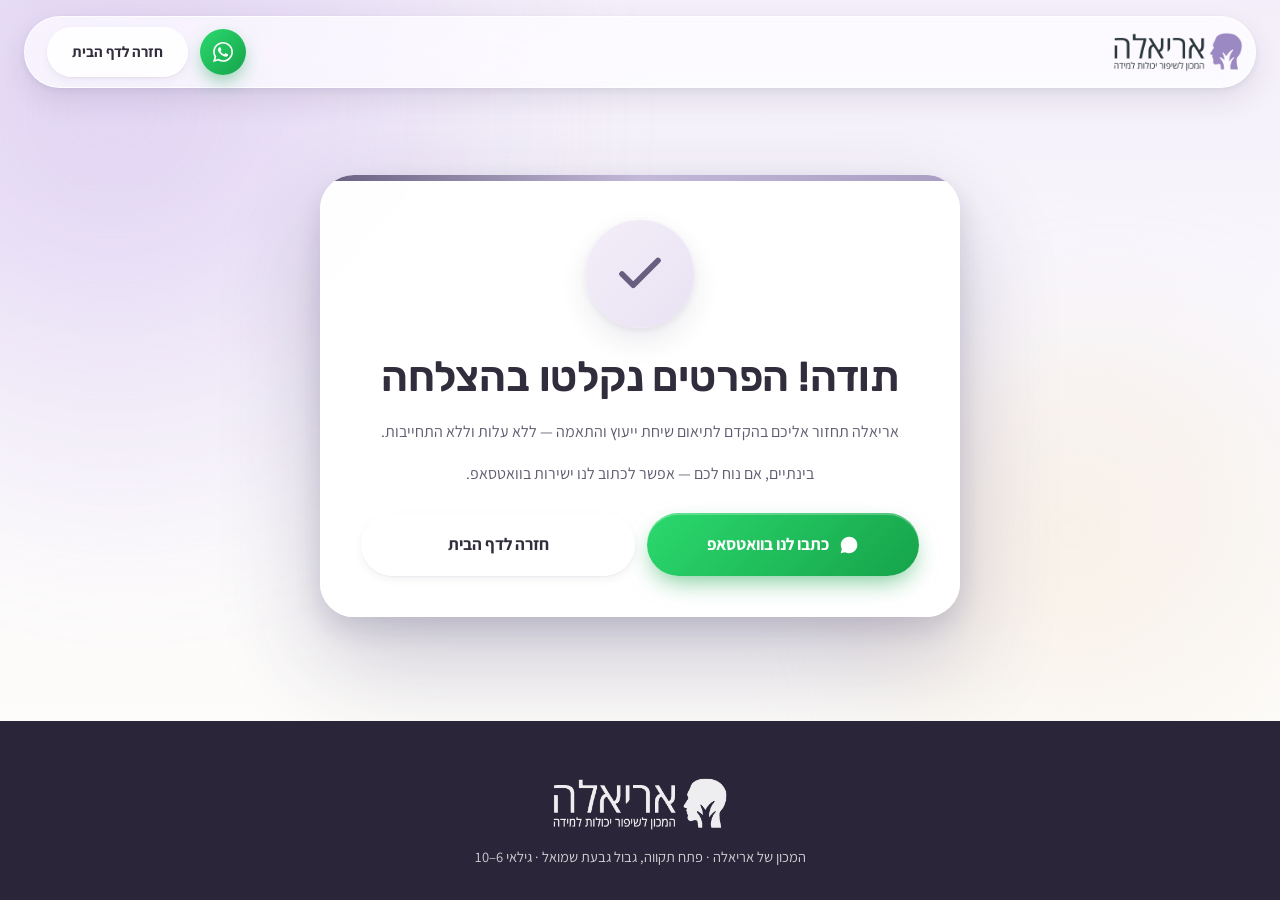
<file: thanks.html>
<!DOCTYPE html>
<html lang="he" dir="rtl">
<head>
<meta charset="UTF-8">
<meta name="viewport" content="width=device-width, initial-scale=1">
<title>תודה — הפרטים התקבלו · אריאלה</title>
<meta name="robots" content="noindex">
<meta name="description" content="תודה! הפרטים נקלטו בהצלחה. אריאלה תחזור אליכם בהקדם לתיאום שיחת ייעוץ והתאמה — ללא עלות וללא התחייבות.">

<!-- ====== Meta Pixel — מוכן ומושבת. כל עוד המזהה ריק, כלום לא נטען ולא רץ. ====== -->
<script>window.META_PIXEL_ID = '727358185068435';</script> <!-- מתן: להדביק כאן את מזהה הפיקסל בין הגרשיים -->

<link rel="preconnect" href="https://fonts.googleapis.com">
<link rel="preconnect" href="https://fonts.gstatic.com" crossorigin>
<link href="https://fonts.googleapis.com/css2?family=Assistant:wght@400;500;600;700;800&amp;family=Rubik:wght@400;500;600;700&amp;family=Frank+Ruhl+Libre:wght@500;700&amp;display=swap" rel="stylesheet">
<link rel="stylesheet" href="styles2.css">
<style>
  /* ---- דף-תודה: נשען כולו על styles2.css; רק כיוונונים ספציפיים-לדף ---- */
  /* sticky-footer: הפוטר יושב בתחתית המסך גם כשהתוכן קצר — בלי לגלול */
  body{min-height:100vh;min-height:100svh;display:flex;flex-direction:column}
  .thanks{flex:1 0 auto;position:relative;z-index:2;display:flex;align-items:center;justify-content:center;
    overflow:hidden;padding:clamp(108px,14vw,160px) 24px clamp(56px,7vw,92px)}
  .thanks-bg{position:absolute;inset:0;z-index:0;overflow:hidden;
    background:linear-gradient(180deg,var(--lav-100),var(--lav-50) 46%,var(--paper))}
  .thanks-in{position:relative;z-index:2;width:100%;max-width:640px;margin-inline:auto}
  .thanks-in .form-success{padding:4px 0 0}
  .thanks-in .big{width:108px;height:108px;margin-bottom:24px}
  .thanks-in .big svg{width:54px;height:54px}
  .thanks-in h1{font-family:var(--head);font-size:clamp(28px,4.3vw,42px);font-weight:600;line-height:1.2;margin-bottom:16px}
  .thanks-sub{font-size:clamp(16px,2vw,19px);color:var(--ink-soft);line-height:1.7;margin-bottom:16px}
  .thanks-note{font-size:15px;color:var(--ink-faint);margin-bottom:8px}
  .thanks-actions{display:flex;flex-direction:column;gap:12px;margin-top:26px}
  @media (min-width:560px){.thanks-actions{flex-direction:row;justify-content:center}.thanks-actions .btn{flex:1}}
  .thanks-footer .footer-in{justify-content:center;text-align:center}
  .thanks-footer .fcol{display:flex;flex-direction:column;align-items:center}
  .thanks-footer .fcol p{margin-inline:auto}
</style>
</head>
<body>

<!-- ============ HEADER ============ -->
<header class="header scrolled" data-screen-label="header">
  <div class="header-in">
    <a class="brand" href="index.html" aria-label="אריאלה — דף הבית">
      <img src="assets/logo.png" alt="אריאלה — המכון לשיפור יכולות למידה">
    </a>
    <div class="header-cta">
      <a class="icon-wa-link" href="https://wa.me/972545673063" target="_blank" rel="noopener" aria-label="וואטסאפ">
        <svg viewBox="0 0 24 24" fill="currentColor"><path d="M12.04 2C6.58 2 2.13 6.45 2.13 11.91c0 1.75.46 3.45 1.32 4.95L2 22l5.25-1.38a9.9 9.9 0 0 0 4.79 1.22h.01c5.46 0 9.91-4.45 9.91-9.91 0-2.65-1.03-5.14-2.9-7.01A9.82 9.82 0 0 0 12.04 2Zm0 18.15a8.2 8.2 0 0 1-4.18-1.14l-.3-.18-3.11.82.83-3.04-.2-.31a8.18 8.18 0 0 1-1.26-4.39 8.24 8.24 0 0 1 14.07-5.83 8.18 8.18 0 0 1 2.42 5.83c0 4.54-3.7 8.24-8.07 8.24Zm4.52-6.16c-.25-.12-1.47-.72-1.69-.81-.23-.08-.39-.12-.56.13-.16.25-.64.81-.79.97-.14.17-.29.19-.54.06-.25-.12-1.05-.39-1.99-1.23-.74-.66-1.23-1.47-1.38-1.72-.14-.25-.01-.38.11-.51.11-.11.25-.29.37-.43.13-.14.17-.25.25-.41.08-.17.04-.31-.02-.43-.06-.12-.56-1.34-.76-1.84-.2-.48-.41-.42-.56-.43h-.48c-.17 0-.43.06-.66.31-.23.25-.86.85-.86 2.07 0 1.22.89 2.4 1.01 2.56.12.17 1.75 2.67 4.23 3.74.59.26 1.05.41 1.41.52.59.19 1.13.16 1.56.1.48-.07 1.47-.6 1.68-1.18.21-.58.21-1.07.14-1.18-.06-.1-.22-.16-.47-.28Z"/></svg>
      </a>
      <a class="btn btn-ghost" href="index.html">חזרה לדף הבית</a>
    </div>
  </div>
</header>

<main class="thanks" id="top">
  <div class="thanks-bg" aria-hidden="true">
    <span class="orb o1"></span>
    <span class="orb o2"></span>
  </div>

  <div class="thanks-in">
    <div class="form-card">
      <span class="ribbon"></span>
      <div class="form-success show">
        <div class="big">
          <svg viewBox="0 0 24 24" fill="none" stroke="currentColor" stroke-width="2.5" stroke-linecap="round" stroke-linejoin="round" aria-hidden="true"><path d="M20 6 9 17l-5-5"/></svg>
        </div>
        <h1>תודה! הפרטים נקלטו בהצלחה</h1>
        <p class="thanks-sub">אריאלה תחזור אליכם בהקדם לתיאום שיחת ייעוץ והתאמה — ללא עלות וללא התחייבות.</p>
        <p class="thanks-note">בינתיים, אם נוח לכם — אפשר לכתוב לנו ישירות בוואטסאפ.</p>
        <div class="thanks-actions">
          <a class="btn btn-wa" href="https://wa.me/972545673063" target="_blank" rel="noopener">
            <svg class="ic" viewBox="0 0 24 24" fill="currentColor" aria-hidden="true"><path d="M12.04 2C6.58 2 2.13 6.45 2.13 11.91c0 1.75.46 3.45 1.32 4.95L2 22l5.25-1.38a9.9 9.9 0 0 0 4.79 1.22h.01c5.46 0 9.91-4.45 9.91-9.91 0-2.65-1.03-5.14-2.9-7.01A9.82 9.82 0 0 0 12.04 2Zm5.52 11.99c-.25-.12-1.47-.72-1.69-.81-.23-.08-.39-.12-.56.13-.16.25-.64.81-.79.97-.14.17-.29.19-.54.06-.25-.12-1.05-.39-1.99-1.23-.74-.66-1.23-1.47-1.38-1.72-.14-.25-.01-.38.11-.51.11-.11.25-.29.37-.43.13-.14.17-.25.25-.41.08-.17.04-.31-.02-.43-.06-.12-.56-1.34-.76-1.84-.2-.48-.41-.42-.56-.43h-.48c-.17 0-.43.06-.66.31-.23.25-.86.85-.86 2.07 0 1.22.89 2.4 1.01 2.56.12.17 1.75 2.67 4.23 3.74.59.26 1.05.41 1.41.52.59.19 1.13.16 1.56.1.48-.07 1.47-.6 1.68-1.18.21-.58.21-1.07.14-1.18-.06-.1-.22-.16-.47-.28Z"/></svg>
            כתבו לנו בוואטסאפ
          </a>
          <a class="btn btn-ghost" href="index.html">חזרה לדף הבית</a>
        </div>
      </div>
    </div>
  </div>
</main>

<!-- ============ FOOTER ============ -->
<footer class="footer thanks-footer" data-screen-label="footer">
  <div class="footer-in">
    <div class="fcol">
      <img src="assets/logo.png" alt="אריאלה — המכון לשיפור יכולות למידה">
      <p>המכון של אריאלה · פתח תקווה, גבול גבעת שמואל · גילאי 6–10</p>
    </div>
  </div>
</footer>

<!-- ====== Meta Pixel loader — נטען אך ורק אם הוזן מזהה תקין למעלה ====== -->
<script>
(function(){
  var id = window.META_PIXEL_ID;
  if(typeof id !== 'string') return;      /* לא הוגדר / לא מחרוזת → לא עושים כלום */
  id = id.trim();
  if(!id) return;                          /* מזהה ריק → אפס טעינה, אפס שגיאות */
  /* Meta base code (סטנדרטי) */
  !function(f,b,e,v,n,t,s){if(f.fbq)return;n=f.fbq=function(){n.callMethod?
  n.callMethod.apply(n,arguments):n.queue.push(arguments)};
  if(!f._fbq)f._fbq=n;n.push=n;n.loaded=!0;n.version='2.0';
  n.queue=[];t=b.createElement(e);t.async=!0;
  t.src=v;s=b.getElementsByTagName(e)[0];
  s.parentNode.insertBefore(t,s)}(window,document,'script',
  'https://connect.facebook.net/en_US/fbevents.js');
  fbq('init', id);
  fbq('track', 'PageView');                /* צפייה בדף — תמיד */
  /* שער-Lead חד-פעמי: ההמרה נספרת רק אחרי שליחת-טופס אמיתית (סמן מ-app2.js),
     כך שריענון / כניסה-ישירה / חזרה-אחורה לא מנפחים את מספר-ההמרות אצל מתן. */
  var lead = true;                         /* ברירת-מחדל בטוחה — ראה catch */
  try{
    lead = sessionStorage.getItem('ar_lead_ok') === '1';
    if(lead) sessionStorage.removeItem('ar_lead_ok');   /* נצרך — הריענון הבא כבר לא יספור */
  }catch(e){ lead = true; }                /* גלישה-פרטית/אחסון חסום → יורים בכל-זאת:
                                              עדיף ניפוח קל מאשר לאבד המרה אמיתית */
  if(lead) fbq('track', 'Lead');
})();
</script>

</body>
</html>
</file>
<file: styles2.css>
/* ===================================================================
   אריאלה · Premium edition — depth, glass, glow, motion
   =================================================================== */
:root{
  /* Elegant white-forward palette — softened, desaturated lavender + champagne (2026-06-17) */
  --purple-950:#332d47;
  --purple-900:#3f3954;
  --purple-800:#514a66;
  --purple-700:#675f80;
  --purple-600:#857aa3;
  --purple-500:#a99ec2;
  --lav-400:#c3b8d8;
  --lav-300:#dad0ea;
  --lav-200:#e9e2f3;
  --lav-100:#f3eef9;
  --lav-50:#faf8fd;
  --cream:#f8f2e9;
  --cream-deep:#efe6d6;
  --ink:#322d3c;
  --ink-soft:#615b71;
  --ink-faint:#938da3;
  --paper:#fdfcfa;
  --gold:#c6a263;

  --glass:rgba(255,255,255,.62);
  --glass-brd:rgba(255,255,255,.75);
  --line:rgba(39,34,50,.09);

  /* layered, realistic depth shadows */
  --sh-1:0 1px 2px rgba(46,36,82,.06), 0 4px 10px rgba(46,36,82,.05);
  --sh-2:0 2px 6px rgba(46,36,82,.07), 0 12px 28px rgba(46,36,82,.10);
  --sh-3:0 6px 14px rgba(46,36,82,.10), 0 26px 60px rgba(46,36,82,.16);
  --sh-4:0 12px 26px rgba(46,36,82,.14), 0 44px 100px rgba(46,36,82,.24);
  --glow:0 0 0 1px rgba(255,255,255,.5) inset, 0 30px 80px -20px rgba(111,92,192,.55);

  --r-sm:16px; --r-md:24px; --r-lg:34px; --r-xl:48px;
  --maxw:1240px;
  --head:"Rubik", system-ui, sans-serif;
  --serif:"Frank Ruhl Libre", Georgia, serif;
  --body:"Assistant", system-ui, sans-serif;
  --ease:cubic-bezier(.22,.61,.36,1);
  --ease-spring:cubic-bezier(.34,1.56,.64,1);
}

*{box-sizing:border-box;margin:0;padding:0}
html{scroll-behavior:smooth}
body{
  font-family:var(--body);color:var(--ink);background:var(--paper);
  line-height:1.6;-webkit-font-smoothing:antialiased;overflow-x:hidden;position:relative;
}
/* grain overlay for richness */
body::after{
  content:"";position:fixed;inset:0;z-index:1;pointer-events:none;opacity:.04;mix-blend-mode:multiply;
  background-image:url("data:image/svg+xml,%3Csvg xmlns='http://www.w3.org/2000/svg' width='160' height='160'%3E%3Cfilter id='n'%3E%3CfeTurbulence type='fractalNoise' baseFrequency='.9' numOctaves='3' stitchTiles='stitch'/%3E%3C/filter%3E%3Crect width='100%25' height='100%25' filter='url(%23n)'/%3E%3C/svg%3E");
}
img{display:block;max-width:100%}
a{color:inherit;text-decoration:none}
button{font-family:inherit;cursor:pointer;border:none;background:none}

h1,h2,h3{font-family:var(--head);font-weight:600;line-height:1.18;color:var(--ink);letter-spacing:-.005em;text-wrap:balance}
.section{position:relative;z-index:2;padding:clamp(72px,10vw,140px) 24px}
.wrap{max-width:var(--maxw);margin-inline:auto;position:relative;z-index:2}

/* ---------- shared bits ---------- */
.eyebrow{
  display:inline-flex;align-items:center;gap:11px;font-weight:700;
  font-size:clamp(13px,1.5vw,15px);letter-spacing:.06em;color:var(--purple-700);
}
.eyebrow::before{content:"";width:30px;height:2px;border-radius:2px;background:linear-gradient(90deg,var(--lav-400),var(--purple-600))}
.center-eyebrow{display:flex;justify-content:center}
.center-eyebrow .eyebrow::after{content:"";width:30px;height:2px;border-radius:2px;background:linear-gradient(90deg,var(--purple-600),var(--lav-400))}
.lead{font-size:clamp(16px,1.95vw,20px);color:var(--ink-soft);line-height:1.7}
.grad-text{background:linear-gradient(120deg,var(--purple-600),var(--lav-400));-webkit-background-clip:text;background-clip:text;-webkit-text-fill-color:transparent;color:var(--purple-700)}
.mark{position:relative;color:var(--purple-700);white-space:nowrap}
.mark::after{content:"";position:absolute;inset-inline:-3px;bottom:.05em;height:.42em;z-index:-1;border-radius:3px;
  background:linear-gradient(180deg,transparent 52%,var(--lav-200) 52%);transform:scaleX(0);transform-origin:right;transition:transform .8s var(--ease) .3s}
.in .mark::after,.hero .mark::after{transform:scaleX(1)}

/* ---------- buttons (glossy, dimensional) ---------- */
.btn{position:relative;display:inline-flex;align-items:center;justify-content:center;gap:10px;
  font-weight:700;font-size:17px;border-radius:999px;padding:17px 32px;white-space:nowrap;
  transition:transform .3s var(--ease),box-shadow .3s var(--ease),background .25s;overflow:hidden;will-change:transform}
.btn .ic{width:20px;height:20px;flex:none}
.btn-primary{color:#fff;background:linear-gradient(135deg,var(--purple-600),var(--purple-800));
  box-shadow:0 10px 24px -6px rgba(91,75,158,.6), 0 2px 0 rgba(255,255,255,.25) inset, 0 -10px 20px rgba(34,26,64,.25) inset}
.btn-primary::before{content:"";position:absolute;inset:0;background:linear-gradient(180deg,rgba(255,255,255,.28),transparent 45%);opacity:.9}
.btn-primary:hover{transform:translateY(-3px);box-shadow:0 18px 40px -8px rgba(91,75,158,.7), 0 2px 0 rgba(255,255,255,.3) inset}
.btn-ghost{background:var(--glass);color:var(--ink);border:1px solid var(--glass-brd);backdrop-filter:blur(10px);box-shadow:var(--sh-1)}
.btn-ghost:hover{transform:translateY(-3px);box-shadow:var(--sh-2);border-color:var(--lav-300)}
.btn-wa{color:#fff;background:linear-gradient(135deg,#2bd96e,#16a34a);box-shadow:0 10px 24px -6px rgba(22,163,74,.6), 0 2px 0 rgba(255,255,255,.25) inset}
.btn-wa:hover{transform:translateY(-3px);box-shadow:0 18px 40px -8px rgba(22,163,74,.7)}
.btn-block{width:100%}

/* ---------- floating glass header ---------- */
.header{position:fixed;inset-block-start:0;inset-inline:0;z-index:60;padding:16px 24px;transition:padding .35s var(--ease)}
.header-in{max-width:var(--maxw);margin-inline:auto;display:flex;align-items:center;justify-content:space-between;gap:16px;
  padding:10px 12px 10px 22px;border-radius:999px;transition:background .4s,box-shadow .4s,backdrop-filter .4s,border-color .4s;
  border:1px solid transparent}
.header.scrolled .header-in{background:rgba(255,255,255,.7);backdrop-filter:blur(18px) saturate(1.4);box-shadow:var(--sh-2);border-color:var(--glass-brd)}
.brand img{height:44px;width:auto;transition:height .35s}
.header.scrolled .brand img{height:40px}
.header-cta{display:flex;align-items:center;gap:12px}
.header-cta .btn{padding:12px 24px;font-size:15px}

/* primary nav (website feel) */
.nav{display:flex;align-items:center;gap:4px}
.nav a{position:relative;padding:9px 14px;border-radius:999px;font-weight:600;font-size:15.5px;color:var(--ink-soft);transition:color .2s,background .2s}
.nav a::after{content:"";position:absolute;inset-inline:14px;bottom:5px;height:2px;border-radius:2px;background:var(--purple-600);transform:scaleX(0);transform-origin:center;transition:transform .3s var(--ease)}
.nav a:hover{color:var(--purple-800)}
.nav a:hover::after{transform:scaleX(1)}
.nav a.active{color:var(--purple-800)}
.nav a.active::after{transform:scaleX(1)}

/* scroll progress bar */
.progress{position:fixed;top:0;inset-inline:0;height:3px;z-index:70;
  background:linear-gradient(90deg,var(--purple-600),var(--lav-400));
  transform:scaleX(0);transform-origin:right;transition:transform .1s linear}

/* mobile menu toggle */
.nav-toggle{display:none;width:46px;height:46px;border-radius:14px;align-items:center;justify-content:center;
  background:var(--glass);border:1px solid var(--glass-brd);backdrop-filter:blur(10px);color:var(--ink)}
.nav-toggle svg{width:24px;height:24px}
.mobile-nav{position:fixed;inset:0;z-index:65;display:none;flex-direction:column;
  background:rgba(255,255,255,.96);backdrop-filter:blur(20px);padding:90px 28px 40px}
.mobile-nav.open{display:flex}
.mobile-nav a{padding:18px 6px;font-family:var(--head);font-weight:600;font-size:24px;color:var(--ink);border-bottom:1px solid var(--line)}
.mobile-nav .btn{margin-top:26px}
.mobile-nav .mclose{position:absolute;top:24px;inset-inline-start:24px;width:46px;height:46px;border-radius:14px;background:var(--lav-100);color:var(--purple-700);display:grid;place-items:center}
.mobile-nav .mclose svg{width:24px;height:24px}
.icon-wa-link{display:inline-flex;align-items:center;justify-content:center;width:46px;height:46px;border-radius:50%;
  color:#fff;background:linear-gradient(135deg,#2bd96e,#16a34a);box-shadow:0 8px 20px -4px rgba(22,163,74,.55);transition:transform .3s var(--ease-spring)}
.icon-wa-link:hover{transform:translateY(-3px) scale(1.06) rotate(-4deg)}
.icon-wa-link svg{width:24px;height:24px}

/* ===================================================================
   HERO
   =================================================================== */
.hero{position:relative;z-index:2;min-height:100svh;display:flex;align-items:center;
  padding:clamp(120px,15vw,170px) 24px clamp(40px,6vw,80px);overflow:hidden}
.hero-bg{position:absolute;inset:0;z-index:0;overflow:hidden;background:
  linear-gradient(180deg,#fdfcfb 0%, #f8f4fb 60%, #f3edf9 100%)}
.orb{position:absolute;border-radius:50%;filter:blur(60px);opacity:.55;will-change:transform}
.orb.o1{width:60vw;height:60vw;max-width:760px;max-height:760px;background:radial-gradient(circle at 35% 35%,#cdb8ec,transparent 68%);top:-22%;inset-inline-end:-12%}
.orb.o2{width:46vw;height:46vw;max-width:560px;max-height:560px;background:radial-gradient(circle at 40% 40%,#f3e4cf,transparent 66%);bottom:-20%;inset-inline-start:-10%;opacity:.5}
.orb.o3{width:30vw;height:30vw;max-width:380px;max-height:380px;background:radial-gradient(circle at 40% 40%,#b69ce0,transparent 64%);top:30%;inset-inline-start:24%;opacity:.4}
.hero-grain{position:absolute;inset:0;opacity:.5;background:
  radial-gradient(60% 50% at 80% 0%, rgba(138,118,214,.12), transparent 60%)}

.hero-grid{max-width:var(--maxw);margin-inline:auto;width:100%;display:grid;
  grid-template-columns:1.02fr .98fr;gap:clamp(20px,4vw,60px);align-items:center;position:relative;z-index:3}

.hero-copy{position:relative;z-index:4}
.hero-pill{display:inline-flex;align-items:center;gap:10px;padding:8px 16px 8px 8px;border-radius:999px;
  background:var(--glass);border:1px solid var(--glass-brd);backdrop-filter:blur(10px);box-shadow:var(--sh-1);
  font-weight:600;font-size:14px;color:var(--purple-800);margin-bottom:24px}
.hero-pill .dot{width:26px;height:26px;border-radius:50%;background:linear-gradient(135deg,var(--lav-400),var(--purple-600));
  color:#fff;display:grid;place-items:center;font-size:14px;box-shadow:var(--sh-1)}
.hero-pill .dot svg{width:15px;height:15px}
.hero h1{font-size:clamp(33px,5vw,60px);font-weight:600;margin:0 0 22px;line-height:1.16;letter-spacing:-.01em}
.hero .lead{max-width:30em}
.hero-actions{display:flex;flex-wrap:wrap;gap:14px;margin-top:32px}
.trust{display:flex;flex-wrap:wrap;gap:14px 24px;margin-top:34px;padding-top:26px;border-top:1px solid var(--line);list-style:none}
.trust li{display:flex;align-items:center;gap:9px;font-weight:600;font-size:15px;color:var(--ink-soft)}
.trust .tick{width:24px;height:24px;border-radius:50%;background:linear-gradient(135deg,var(--lav-200),var(--lav-100));color:var(--purple-700);display:grid;place-items:center;flex:none;box-shadow:var(--sh-1)}
.trust .tick svg{width:13px;height:13px}

/* ---- hero stage: floating Ariela ---- */
.hero-stage{position:relative;justify-self:center;width:100%;max-width:520px;aspect-ratio:5/6;
  perspective:1200px;z-index:3}
.stage-3d{position:absolute;inset:0;transform-style:preserve-3d;transition:transform .3s var(--ease)}
.halo{position:absolute;top:6%;left:50%;width:78%;aspect-ratio:1;transform:translateX(-50%) translateZ(-60px);
  border-radius:50%;background:radial-gradient(circle at 50% 45%,#d9c6f3 0%, #b89ce4 45%, transparent 72%);
  filter:blur(8px);opacity:.92}
.halo-ring{position:absolute;top:3%;left:50%;width:86%;aspect-ratio:1;transform:translateX(-50%) translateZ(-40px);
  border-radius:50%;border:2px dashed rgba(138,118,214,.4);animation:spin 60s linear infinite}
@keyframes spin{to{transform:translateX(-50%) translateZ(-40px) rotate(360deg)}}
.ariela{position:absolute;bottom:0;left:50%;transform:translateX(-50%) translateZ(40px);width:96%;
  filter:drop-shadow(0 30px 45px rgba(46,36,82,.35));z-index:3}
/* soft ground shadow */
.ground{position:absolute;bottom:-2%;left:50%;transform:translateX(-50%);width:62%;height:7%;
  background:radial-gradient(ellipse at center, rgba(46,36,82,.32), transparent 70%);filter:blur(10px);z-index:1}

/* orbiting glass chips */
.chip{position:absolute;display:flex;align-items:center;gap:10px;padding:11px 16px;border-radius:16px;
  background:rgba(255,255,255,.72);border:1px solid var(--glass-brd);backdrop-filter:blur(14px);
  box-shadow:var(--sh-3);font-weight:700;font-size:15px;color:var(--ink);z-index:5;white-space:nowrap;
  animation:floaty 6s ease-in-out infinite}
.chip .ci{width:34px;height:34px;border-radius:11px;display:grid;place-items:center;color:#fff;flex:none}
.chip .ci svg{width:18px;height:18px}
.chip small{display:block;font-weight:600;font-size:11.5px;color:var(--ink-faint);line-height:1}
.chip b{font-size:15px;line-height:1.1}
.chip.c1{top:12%;inset-inline-end:-6%;animation-delay:0s}
.chip.c1 .ci{background:linear-gradient(135deg,#8a76d6,#5b4b9e)}
.chip.c2{top:46%;inset-inline-start:-12%;animation-delay:-2s}
.chip.c2 .ci{background:linear-gradient(135deg,#3fc0a6,#1f8f7c)}
.chip.c3{bottom:14%;inset-inline-end:-9%;animation-delay:-4s}
.chip.c3 .ci{background:linear-gradient(135deg,#e0789b,#c2486f)}
@keyframes floaty{0%,100%{transform:translateY(0)}50%{transform:translateY(-12px)}}

/* scroll cue */
.scroll-cue{position:absolute;bottom:22px;left:50%;transform:translateX(-50%);z-index:5;
  display:flex;flex-direction:column;align-items:center;gap:7px;color:var(--ink-faint);font-size:12px;font-weight:600}
.scroll-cue .mouse{width:24px;height:38px;border:2px solid var(--lav-300);border-radius:14px;position:relative}
.scroll-cue .mouse::before{content:"";position:absolute;top:7px;left:50%;width:4px;height:7px;border-radius:3px;background:var(--purple-600);transform:translateX(-50%);animation:wheel 1.6s ease-in-out infinite}
@keyframes wheel{0%{opacity:0;top:7px}40%{opacity:1}100%{opacity:0;top:18px}}

/* ===================================================================
   PROOF STRIP
   =================================================================== */
.proof{position:relative;z-index:3;margin:-40px auto 0;max-width:980px;padding:0 24px}
.proof-card{display:grid;grid-template-columns:repeat(3,1fr);gap:10px;padding:30px clamp(20px,4vw,48px);
  border-radius:var(--r-lg);background:rgba(255,255,255,.72);backdrop-filter:blur(18px);
  border:1px solid var(--glass-brd);box-shadow:var(--sh-4)}
.proof-item{text-align:center;position:relative}
.proof-item+.proof-item::before{content:"";position:absolute;inset-inline-start:0;top:14%;height:72%;width:1px;background:var(--line)}
.proof-item .num{font-family:var(--head);font-weight:700;font-size:clamp(30px,4.4vw,46px);line-height:1;
  background:linear-gradient(135deg,var(--purple-700),var(--lav-400));-webkit-background-clip:text;background-clip:text;color:transparent}
.proof-item .lab{font-size:14.5px;color:var(--ink-soft);font-weight:600;margin-top:8px}

/* ===================================================================
   SECTION HEADINGS
   =================================================================== */
.sec-head{text-align:center;max-width:700px;margin:0 auto clamp(44px,5.5vw,68px)}
.sec-head h2{font-size:clamp(29px,4.2vw,48px);font-weight:600;margin:16px 0 16px;line-height:1.2}
.sec-head .lead{font-size:clamp(16px,1.95vw,20px)}

.bg-cream{background:linear-gradient(180deg,var(--cream),#faf6ee)}
.bg-soft{background:linear-gradient(180deg,#faf7fc,#f4eef9)}

/* generic premium card */
.card-3d{position:relative;border-radius:var(--r-md);background:#fff;border:1px solid var(--line);
  box-shadow:var(--sh-2);transition:transform .4s var(--ease),box-shadow .4s var(--ease);overflow:hidden;will-change:transform}
.card-3d::before{content:"";position:absolute;inset:0;border-radius:inherit;pointer-events:none;
  background:linear-gradient(160deg,rgba(255,255,255,.9),transparent 30%);opacity:.6}
.card-3d:hover{transform:translateY(-7px);box-shadow:var(--sh-4)}

/* ---------- pain ---------- */
.pain-grid{display:grid;grid-template-columns:repeat(2,1fr);gap:20px}
.pain-card{display:flex;gap:18px;align-items:flex-start;padding:28px}
.pain-card .pic{width:50px;height:50px;border-radius:15px;flex:none;display:grid;place-items:center;color:var(--purple-700);
  background:linear-gradient(150deg,var(--lav-100),var(--lav-200));box-shadow:inset 0 1px 0 rgba(255,255,255,.7),var(--sh-1)}
.pain-card .pic svg{width:25px;height:25px}
.pain-card p{font-size:17.5px;font-weight:600;color:var(--ink);line-height:1.45;position:relative;z-index:1}
.pain-foot{text-align:center;margin-top:48px;font-family:var(--head);font-weight:600;
  font-size:clamp(21px,2.8vw,32px);color:var(--purple-800);line-height:1.35}
.pain-foot .grad-text{font-weight:600}

/* ---------- steps ---------- */
.steps{display:grid;grid-template-columns:repeat(4,1fr);gap:22px;position:relative}
.step{padding:34px 26px}
.step .num{font-family:var(--head);font-weight:700;font-size:27px;color:#fff;width:62px;height:62px;border-radius:19px;
  display:grid;place-items:center;margin-bottom:22px;position:relative;z-index:1;
  background:linear-gradient(150deg,var(--purple-600),var(--purple-800));
  box-shadow:0 12px 24px -6px rgba(91,75,158,.6), inset 0 2px 0 rgba(255,255,255,.35), inset 0 -8px 16px rgba(34,26,64,.35)}
.step h3{font-size:21px;margin-bottom:9px;position:relative;z-index:1}
.step p{font-size:15.5px;color:var(--ink-soft);position:relative;z-index:1}

/* ---------- includes ---------- */
.inc-grid{display:grid;grid-template-columns:repeat(3,1fr);gap:22px}
.inc{padding:32px}
.inc .pic{width:56px;height:56px;border-radius:17px;display:grid;place-items:center;margin-bottom:18px;color:#fff;
  background:linear-gradient(150deg,var(--lav-400),var(--purple-700));position:relative;z-index:1;
  box-shadow:0 12px 22px -8px rgba(91,75,158,.55), inset 0 2px 0 rgba(255,255,255,.4)}
.inc .pic svg{width:27px;height:27px}
.inc h3{font-size:20px;margin-bottom:8px;position:relative;z-index:1}
.inc p{font-size:15.5px;color:var(--ink-soft);position:relative;z-index:1}

/* ---------- about ---------- */
.about-grid{display:grid;grid-template-columns:.82fr 1.18fr;gap:clamp(34px,5vw,72px);align-items:center}
.about-photo{position:relative;justify-self:center;max-width:400px;width:100%;perspective:1000px}
.about-photo .pf{position:relative;border-radius:var(--r-lg);overflow:hidden;box-shadow:var(--sh-4);
  background:linear-gradient(160deg,var(--lav-300),var(--purple-500))}
.about-photo .pf img{width:100%;display:block}
.about-photo .ring{position:absolute;inset:-18px;border:2px dashed var(--lav-300);border-radius:calc(var(--r-lg) + 18px);z-index:-1}
.about-photo .badge{position:absolute;bottom:18px;inset-inline-start:-22px;background:rgba(255,255,255,.86);backdrop-filter:blur(10px);
  border:1px solid var(--glass-brd);border-radius:16px;padding:12px 16px;box-shadow:var(--sh-3);display:flex;align-items:center;gap:11px}
.about-photo .badge .h{width:36px;height:36px;border-radius:50%;background:linear-gradient(135deg,var(--lav-300),var(--purple-600));color:#fff;display:grid;place-items:center}
.about-photo .badge .h svg{width:19px;height:19px}
.about-photo .badge b{font-size:14.5px}.about-photo .badge span{font-size:12px;color:var(--ink-faint)}
.about h2{font-size:clamp(29px,4vw,46px);font-weight:600;margin:14px 0 20px}
.about p{font-size:17.5px;color:var(--ink-soft);margin-bottom:16px}
.about .quote{font-family:var(--serif);font-weight:500;font-size:clamp(21px,2.8vw,28px);color:var(--purple-800);line-height:1.45;
  border-inline-start:4px solid var(--lav-400);padding-inline-start:22px;margin:26px 0 10px}
.sign{font-family:var(--serif);font-size:22px;color:var(--purple-700);font-weight:500}

/* ---------- testimonials ---------- */
.tst-grid{display:grid;grid-template-columns:repeat(3,1fr);gap:22px}
.tst{padding:32px;display:flex;flex-direction:column;gap:16px}
.tst .stars{display:flex;gap:3px;color:var(--gold)}
.tst .stars svg{width:18px;height:18px}
.tst .qmark{font-family:var(--serif);font-size:54px;line-height:.6;color:var(--lav-300);height:24px}
.tst p{font-size:16.5px;color:var(--ink);line-height:1.65;flex:1;position:relative;z-index:1}
.tst .who{display:flex;align-items:center;gap:12px}
.tst .av{width:46px;height:46px;border-radius:50%;color:#fff;display:grid;place-items:center;font-weight:700;
  font-family:var(--head);font-size:19px;background:linear-gradient(150deg,var(--lav-300),var(--purple-600));box-shadow:var(--sh-1)}
.tst .who b{display:block;font-size:15px}.tst .who span{font-size:13px;color:var(--ink-faint)}

/* ---------- FAQ ---------- */
.faq{max-width:840px;margin-inline:auto;display:flex;flex-direction:column;gap:14px}
.qa{border-radius:var(--r-sm);overflow:hidden;background:#fff;border:1px solid var(--line);box-shadow:var(--sh-1);transition:box-shadow .35s,border-color .35s}
.qa.open{box-shadow:var(--sh-3);border-color:var(--lav-300)}
.qa-q{width:100%;display:flex;align-items:center;justify-content:space-between;gap:16px;text-align:start;
  padding:24px 26px;font-weight:700;font-size:18.5px;color:var(--ink)}
.qa-q .pm{width:32px;height:32px;border-radius:50%;background:var(--lav-100);color:var(--purple-700);display:grid;place-items:center;flex:none;transition:transform .4s var(--ease-spring),background .35s,color .35s}
.qa.open .qa-q .pm{transform:rotate(135deg);background:linear-gradient(135deg,var(--purple-600),var(--purple-800));color:#fff}
.qa-q .pm svg{width:16px;height:16px}
.qa-a{max-height:0;overflow:hidden;transition:max-height .45s var(--ease)}
.qa-a div{padding:0 26px 26px;color:var(--ink-soft);font-size:16.5px;line-height:1.75}

/* ===================================================================
   FINAL CTA + FORM (dark, dramatic)
   =================================================================== */
.cta{position:relative;z-index:2;overflow:hidden;color:#fff;
  background:radial-gradient(120% 130% at 80% -10%, #564d6e 0%, #3a3450 55%, #2c2740 100%)}
.cta .corb{position:absolute;border-radius:50%;filter:blur(70px);z-index:0}
.cta .corb.a{width:520px;height:520px;background:radial-gradient(circle,#7a64c8,transparent 65%);top:-30%;inset-inline-start:-10%;opacity:.5}
.cta .corb.b{width:420px;height:420px;background:radial-gradient(circle,#d8a657,transparent 66%);bottom:-30%;inset-inline-end:-8%;opacity:.22}
.cta-grid{position:relative;z-index:2;display:grid;grid-template-columns:1fr .92fr;gap:clamp(34px,5vw,68px);align-items:center}
.cta-copy h2{font-size:clamp(31px,4.4vw,52px);font-weight:600;color:#fff;margin-bottom:20px;line-height:1.16}
.cta-copy h2 .grad-text{background:linear-gradient(120deg,#efe3ff,#c9b6ec);-webkit-background-clip:text;background-clip:text;-webkit-text-fill-color:transparent;color:#e9dcff}
.cta-copy p{font-size:clamp(16px,2vw,20px);color:rgba(255,255,255,.82);margin-bottom:28px;max-width:30em}
.cta-points{display:flex;flex-direction:column;gap:13px;list-style:none}
.cta-points li{display:flex;align-items:center;gap:13px;color:#fff;font-weight:600;font-size:16.5px}
.cta-points .tick{width:28px;height:28px;border-radius:50%;background:linear-gradient(135deg,rgba(255,255,255,.22),rgba(255,255,255,.08));display:grid;place-items:center;flex:none;border:1px solid rgba(255,255,255,.25)}
.cta-points .tick svg{width:15px;height:15px;color:#fff}

.form-card{position:relative;border-radius:var(--r-lg);padding:clamp(28px,3.2vw,44px);color:var(--ink);
  background:rgba(255,255,255,.96);box-shadow:var(--sh-4), 0 0 0 1px rgba(255,255,255,.4) inset}
.form-card h3{font-size:26px;font-weight:600;margin-bottom:6px}
.form-card .sub{color:var(--ink-soft);font-size:15.5px;margin-bottom:22px}
.field{margin-bottom:16px}
.field label{display:block;font-weight:700;font-size:14.5px;margin-bottom:8px}
.field input,.field select,.field textarea{width:100%;padding:15px 16px;border:1.5px solid var(--line);border-radius:14px;
  font-family:inherit;font-size:16px;color:var(--ink);background:var(--lav-50);transition:border-color .2s,box-shadow .2s,background .2s}
.field input::placeholder,.field textarea::placeholder{color:var(--ink-faint)}
.field input:focus,.field select:focus,.field textarea:focus{outline:none;border-color:var(--purple-500);background:#fff;box-shadow:0 0 0 4px var(--lav-100)}
.field.invalid input,.field.invalid select{border-color:#e05a5a;background:#fdf2f2}
.field .err{display:none;color:#d14747;font-size:13px;margin-top:6px;font-weight:600}
.field.invalid .err{display:block}
.row2{display:grid;grid-template-columns:1fr 1fr;gap:14px}
.form-tiny{font-size:12.5px;color:var(--ink-faint);text-align:center;margin-top:14px}
.or{display:flex;align-items:center;gap:14px;margin:20px 0;color:var(--ink-faint);font-size:13.5px;font-weight:600}
.or::before,.or::after{content:"";flex:1;height:1px;background:var(--line)}
.form-success{display:none;text-align:center;padding:18px 0}
.form-success.show{display:block;animation:pop .55s var(--ease-spring)}
.form-success .big{width:88px;height:88px;border-radius:50%;background:linear-gradient(135deg,var(--lav-100),var(--lav-200));color:var(--purple-700);display:grid;place-items:center;margin:0 auto 20px;box-shadow:var(--sh-2)}
.form-success .big svg{width:44px;height:44px}
.form-success h3{font-size:26px;margin-bottom:10px}
.form-success p{color:var(--ink-soft);font-size:16px}
@keyframes pop{0%{transform:scale(.92);opacity:0}100%{transform:scale(1);opacity:1}}

/* ---------- footer ---------- */
.footer{position:relative;z-index:2;background:#2a2538;color:rgba(255,255,255,.78);padding:56px 24px 30px}
.footer-in{max-width:var(--maxw);margin-inline:auto;display:flex;flex-wrap:wrap;gap:32px;justify-content:space-between;align-items:flex-start}
.footer img{height:54px;width:auto;filter:brightness(0) invert(1);opacity:.92;margin-bottom:14px}
.footer .fcol p{font-size:14.5px;max-width:32em;line-height:1.7}
.footer .fcontact{display:flex;flex-direction:column;gap:13px}
.footer .fcontact a{display:inline-flex;align-items:center;gap:11px;font-weight:600;color:#fff;font-size:16px;transition:color .2s}
.footer .fcontact a:hover{color:var(--lav-300)}
.footer .fcontact a svg{width:20px;height:20px;color:var(--lav-300)}
.footer-bot{max-width:var(--maxw);margin:38px auto 0;padding-top:22px;border-top:1px solid rgba(255,255,255,.12);
  font-size:13px;color:rgba(255,255,255,.5);display:flex;flex-wrap:wrap;gap:10px;justify-content:space-between}

/* ---------- mobile sticky CTA ---------- */
.mobile-cta{position:fixed;inset-block-end:0;inset-inline:0;z-index:55;display:none;gap:10px;
  padding:12px 14px calc(12px + env(safe-area-inset-bottom));
  background:rgba(255,255,255,.86);backdrop-filter:blur(16px);box-shadow:0 -8px 28px rgba(46,36,82,.14)}
.mobile-cta .btn{flex:1;padding:15px}

/* ---------- scroll reveal ---------- */
.reveal{opacity:0;transform:translateY(30px);transition:opacity .8s var(--ease),transform .8s var(--ease)}
.reveal.in{opacity:1;transform:none}
.reveal.d1{transition-delay:.09s}.reveal.d2{transition-delay:.18s}.reveal.d3{transition-delay:.27s}.reveal.d4{transition-delay:.36s}.reveal.d5{transition-delay:.45s}
@media (prefers-reduced-motion:reduce){
  .reveal{opacity:1;transform:none;transition:none}
  .chip,.halo-ring,.orb,.scroll-cue .mouse::before{animation:none!important}
  *{scroll-behavior:auto}
}

/* ===================================================================
   ATMOSPHERE & DEPTH — extra background richness per section
   =================================================================== */
/* soft floating glows that can be dropped into any section */
.atmo{position:absolute;inset:0;z-index:0;overflow:hidden;pointer-events:none}
.atmo span{position:absolute;border-radius:50%;filter:blur(70px);opacity:.5}
.atmo .g1{width:42vw;max-width:520px;aspect-ratio:1;background:radial-gradient(circle at 40% 40%,#d8c7f2,transparent 66%);top:-14%;inset-inline-end:-8%}
.atmo .g2{width:34vw;max-width:420px;aspect-ratio:1;background:radial-gradient(circle at 40% 40%,#f1e3cd,transparent 66%);bottom:-16%;inset-inline-start:-10%;opacity:.42}
/* faint dot grid texture */
.dots{position:absolute;inset:0;z-index:0;pointer-events:none;opacity:.5;
  background-image:radial-gradient(rgba(111,92,192,.16) 1.4px, transparent 1.4px);
  background-size:26px 26px;
  -webkit-mask-image:radial-gradient(120% 90% at 50% 0%, #000 35%, transparent 78%);
  mask-image:radial-gradient(120% 90% at 50% 0%, #000 35%, transparent 78%)}
/* thin gradient accent line at section tops */
.accent-top{position:absolute;top:0;inset-inline:0;height:1px;z-index:1;
  background:linear-gradient(90deg,transparent,rgba(111,92,192,.35),transparent)}

/* small kicker number behind section headings */
.kicker{display:block;font-family:var(--head);font-weight:700;font-size:13px;letter-spacing:.18em;
  color:var(--lav-400);margin-bottom:2px}

/* ---- steps connector path (desktop) ---- */
.steps{position:relative}
.steps::before{content:"";position:absolute;top:64px;inset-inline:8%;height:2px;z-index:0;
  background:repeating-linear-gradient(90deg,var(--lav-300) 0 10px,transparent 10px 20px);opacity:.7}
.step{position:relative;z-index:1;background:#fff}

/* ===================================================================
   CTA — premium redesign
   =================================================================== */
.cta{background:
  radial-gradient(110% 120% at 82% -10%, #5e5578 0%, #3a3450 52%, #2a2640 100%)}
/* designed soft glows (no hard squares) */
.cta .corb{position:absolute;border-radius:50%;z-index:0;pointer-events:none}
.cta .corb.a{width:60vw;max-width:680px;aspect-ratio:1;
  background:radial-gradient(circle at 50% 50%,rgba(140,118,214,.55),transparent 62%);filter:blur(40px);top:-34%;inset-inline-start:-12%}
.cta .corb.b{width:46vw;max-width:520px;aspect-ratio:1;
  background:radial-gradient(circle at 50% 50%,rgba(190,160,230,.32),transparent 64%);filter:blur(46px);bottom:-30%;inset-inline-end:-12%}
.cta .cta-dots{position:absolute;inset:0;z-index:0;pointer-events:none;opacity:.5;
  background-image:radial-gradient(rgba(255,255,255,.10) 1.4px,transparent 1.4px);background-size:30px 30px;
  -webkit-mask-image:radial-gradient(120% 100% at 20% 100%, #000 25%, transparent 72%);
  mask-image:radial-gradient(120% 100% at 20% 100%, #000 25%, transparent 72%)}
/* host intro: humanize with Ariela */
.cta-host{display:flex;align-items:center;gap:14px;margin-bottom:24px;
  padding:10px 16px 10px 10px;border-radius:999px;width:fit-content;
  background:rgba(255,255,255,.10);border:1px solid rgba(255,255,255,.18);backdrop-filter:blur(8px)}
.cta-host .ava{width:48px;height:48px;border-radius:50%;object-fit:cover;object-position:50% 18%;
  border:2px solid rgba(255,255,255,.55);box-shadow:0 6px 16px rgba(0,0,0,.3);flex:none}
.cta-host .t b{display:block;color:#fff;font-size:15px;font-weight:700}
.cta-host .t span{display:block;color:rgba(255,255,255,.72);font-size:13px}
.cta-host .live{display:inline-flex;align-items:center;gap:6px;font-size:12px;color:#a7f3c9;font-weight:700}
.cta-host .live::before{content:"";width:7px;height:7px;border-radius:50%;background:#34d399;box-shadow:0 0 0 0 rgba(52,211,153,.6);animation:pulse 2s infinite}
@keyframes pulse{0%{box-shadow:0 0 0 0 rgba(52,211,153,.55)}70%{box-shadow:0 0 0 9px rgba(52,211,153,0)}100%{box-shadow:0 0 0 0 rgba(52,211,153,0)}}
/* form card gets a top ribbon */
.form-card{overflow:hidden}
.form-card .ribbon{position:absolute;top:0;inset-inline:0;height:6px;
  background:linear-gradient(90deg,var(--purple-700),var(--lav-400),var(--purple-500))}
.form-card .spots{display:inline-flex;align-items:center;gap:7px;font-size:13px;font-weight:700;color:var(--purple-700);
  background:var(--lav-100);padding:6px 12px;border-radius:999px;margin-bottom:14px}
.form-card .spots svg{width:14px;height:14px}

/* ---- section curved divider ---- */
.wave-sep{position:absolute;inset-inline:0;line-height:0;z-index:1;pointer-events:none}
.wave-sep.top{top:-1px}.wave-sep.bot{bottom:-1px}
.wave-sep svg{display:block;width:100%;height:48px}

/* ===================================================================
   GALLERY — "moments from the sessions" (asymmetric, website-like)
   =================================================================== */
.bg-ink-soft{background:linear-gradient(180deg,#f4eef9,#efe7d4)}
.gallery{display:grid;grid-template-columns:repeat(4,1fr);grid-auto-rows:168px;gap:16px}
.gallery image-slot,.gallery .gslot{width:100%;height:100%;border-radius:var(--r-md);overflow:hidden;box-shadow:var(--sh-2);
  border:1px solid var(--line);background:#fff;transition:transform .4s var(--ease),box-shadow .4s var(--ease);display:block}
.gallery image-slot:hover{transform:translateY(-5px);box-shadow:var(--sh-4)}
.gallery .big{grid-column:span 2;grid-row:span 2}
.gallery .tall{grid-row:span 2}
.gallery .wide{grid-column:span 2}
.gallery-note{display:flex;align-items:center;gap:9px;justify-content:center;margin-top:22px;
  font-size:14.5px;color:var(--ink-faint);font-weight:600}
.gallery-note svg{width:18px;height:18px;color:var(--lav-400)}

/* editorial pull-quote band (full-bleed, breaks rhythm) */
.quote-band{position:relative;z-index:2;overflow:hidden;
  background:linear-gradient(120deg,var(--purple-800),var(--purple-700) 60%,var(--purple-600));color:#fff;
  padding:clamp(60px,8vw,110px) 24px}
.quote-band .qb-orb{position:absolute;border-radius:50%;filter:blur(50px);pointer-events:none}
.quote-band .qb-orb.x{width:480px;height:480px;background:radial-gradient(circle,rgba(196,175,224,.5),transparent 64%);top:-40%;inset-inline-end:-6%}
.quote-band .qb-inner{max-width:920px;margin-inline:auto;text-align:center;position:relative;z-index:2}
.quote-band .big-q{font-family:var(--serif);font-size:90px;line-height:.4;color:rgba(255,255,255,.34);display:block;margin-bottom:14px}
.quote-band p{font-family:var(--head);font-weight:500;font-size:clamp(24px,3.6vw,40px);line-height:1.32;letter-spacing:-.01em}
.quote-band .qb-by{display:inline-flex;align-items:center;gap:12px;margin-top:30px;font-size:15px;color:rgba(255,255,255,.85);font-weight:600}
.quote-band .qb-by img{width:46px;height:46px;border-radius:50%;object-fit:cover;object-position:50% 16%;border:2px solid rgba(255,255,255,.5)}

/* ===================================================================
   RESPONSIVE
   =================================================================== */
@media (max-width:1080px){
  .nav{display:none}
  .nav-toggle{display:flex}
}
@media (max-width:1000px){
  .gallery{grid-template-columns:repeat(2,1fr);grid-auto-rows:150px}
  .gallery .big{grid-column:span 2;grid-row:span 2}
}
@media (max-width:560px){
  .gallery{grid-template-columns:1fr 1fr;grid-auto-rows:128px}
  .gallery .big{grid-column:span 2;grid-row:span 2}
  .gallery .wide{grid-column:span 2}
}
@media (max-width:1000px){
  .hero{min-height:auto}
  .hero-grid{grid-template-columns:1fr;text-align:center}
  .hero .lead{margin-inline:auto}
  .hero-actions,.trust{justify-content:center}
  .hero-stage{order:-1;max-width:380px;margin-bottom:8px}
  .chip.c2{inset-inline-start:-4%}.chip.c1{inset-inline-end:-2%}.chip.c3{inset-inline-end:-3%}
  .scroll-cue{display:none}
  .steps{grid-template-columns:repeat(2,1fr)}
  .inc-grid,.tst-grid{grid-template-columns:1fr 1fr}
  .about-grid,.cta-grid{grid-template-columns:1fr}
  .about-photo{order:-1}
  .cta-copy{text-align:center}.cta-copy p,.cta-points{margin-inline:auto;align-items:center}.cta-points li{justify-content:center}
}
@media (max-width:640px){
  .section{padding:60px 18px}
  .header{padding:12px 14px}
  .header-cta .btn-primary{display:none}
  .proof-card{grid-template-columns:1fr;gap:20px}
  .proof-item+.proof-item::before{display:none}
  .proof-item{padding-bottom:18px;border-bottom:1px solid var(--line)}
  .proof-item:last-child{border:none;padding-bottom:0}
  .pain-grid,.steps,.inc-grid,.tst-grid{grid-template-columns:1fr}
  .row2{grid-template-columns:1fr}
  .chip{font-size:13px;padding:9px 13px}.chip .ci{width:30px;height:30px}
  .mobile-cta{display:flex}
  .steps::before{display:none}
  .cta-host{margin-inline:auto}
  body{padding-bottom:80px}
}

/* ===================================================================
   DISTINCT ZONES — each section its own world
   =================================================================== */

/* ---- PAIN: dark, emotional, low-text ---- */
.pain-zone{position:relative;z-index:2;overflow:hidden;color:#fff;
  background:radial-gradient(120% 110% at 18% -10%, #3a2d6e 0%, #281f4d 52%, #1b1438 100%)}
.pain-zone .pz-orb{position:absolute;border-radius:50%;filter:blur(60px);pointer-events:none;z-index:0}
.pain-zone .pz-orb.a{width:48vw;max-width:560px;aspect-ratio:1;background:radial-gradient(circle,rgba(138,118,214,.42),transparent 64%);top:-26%;inset-inline-end:-8%}
.pain-zone .pz-orb.b{width:40vw;max-width:460px;aspect-ratio:1;background:radial-gradient(circle,rgba(63,192,166,.18),transparent 66%);bottom:-30%;inset-inline-start:-10%}
.pain-zone .sec-head h2{color:#fff}
.pain-zone .sec-head .lead{color:rgba(255,255,255,.74)}
.pain-zone .eyebrow{color:var(--lav-300)}
.pain-zone .center-eyebrow .eyebrow::after,.pain-zone .eyebrow::before{background:linear-gradient(90deg,var(--lav-300),transparent)}
.ptiles{display:grid;grid-template-columns:repeat(2,1fr);gap:18px;position:relative;z-index:2}
.ptile{display:flex;gap:18px;align-items:center;padding:30px 30px;border-radius:var(--r-md);
  background:linear-gradient(150deg,rgba(255,255,255,.09),rgba(255,255,255,.03));
  border:1px solid rgba(255,255,255,.13);backdrop-filter:blur(10px);
  box-shadow:0 18px 40px rgba(0,0,0,.22);transition:transform .4s var(--ease),background .3s}
.ptile:hover{transform:translateY(-5px);background:linear-gradient(150deg,rgba(255,255,255,.14),rgba(255,255,255,.05))}
.ptile .pic{width:54px;height:54px;border-radius:16px;flex:none;display:grid;place-items:center;color:#fff;
  background:linear-gradient(150deg,rgba(167,139,200,.5),rgba(91,75,158,.5));border:1px solid rgba(255,255,255,.18)}
.ptile .pic svg{width:26px;height:26px}
.ptile p{font-family:var(--head);font-weight:500;font-size:clamp(18px,2vw,22px);line-height:1.3;color:#fff}
.pain-zone .pain-foot{color:#fff;margin-top:46px}
.pain-zone .pain-foot .grad-text{background:linear-gradient(120deg,#e7d6ff,#bfa9ec);-webkit-background-clip:text;background-clip:text;-webkit-text-fill-color:transparent}

/* ---- HOW: bright journey ---- */
.bg-grid{position:relative}
.bg-grid::before{content:"";position:absolute;inset:0;z-index:0;pointer-events:none;opacity:.5;
  background-image:linear-gradient(var(--line) 1px,transparent 1px),linear-gradient(90deg,var(--line) 1px,transparent 1px);
  background-size:40px 40px;
  -webkit-mask-image:radial-gradient(120% 80% at 50% 0%, #000 30%, transparent 76%);
  mask-image:radial-gradient(120% 80% at 50% 0%, #000 30%, transparent 76%)}
.journey{position:relative;display:grid;grid-template-columns:repeat(4,1fr);gap:24px}
.journey::before{content:"";position:absolute;top:37px;inset-inline:9%;height:3px;z-index:0;border-radius:3px;
  background:linear-gradient(90deg,var(--lav-200),var(--purple-500),var(--lav-200))}
.jstep{position:relative;z-index:1;text-align:center;padding:0 12px}
.jstep .num{margin:0 auto 22px;width:74px;height:74px;border-radius:50%;font-family:var(--head);font-weight:700;font-size:28px;color:#fff;
  display:grid;place-items:center;background:linear-gradient(150deg,var(--purple-500),var(--purple-800));
  box-shadow:0 14px 28px -8px rgba(91,75,158,.7), inset 0 2px 0 rgba(255,255,255,.4), 0 0 0 8px var(--paper)}
.jstep h3{font-size:20px;margin-bottom:7px}
.jstep p{font-size:15px;color:var(--ink-soft);max-width:20em;margin-inline:auto}

/* ---- INCLUDES: split feature list ---- */
.inc-split{display:grid;grid-template-columns:.82fr 1.18fr;gap:clamp(30px,5vw,60px);align-items:center}
.inc-intro .eyebrow{margin-bottom:14px}
.inc-intro h2{font-size:clamp(28px,3.8vw,44px);font-weight:600;line-height:1.18;margin-bottom:18px}
.inc-intro p{font-size:17px;color:var(--ink-soft);margin-bottom:24px;max-width:24em}
.inc-list{display:grid;grid-template-columns:1fr 1fr;gap:14px}
.inc-item{display:flex;gap:14px;align-items:center;padding:20px;border-radius:var(--r-sm);background:#fff;
  border:1px solid var(--line);box-shadow:var(--sh-1);transition:transform .35s var(--ease),box-shadow .35s}
.inc-item:hover{transform:translateY(-4px);box-shadow:var(--sh-3)}
.inc-item .pic{width:46px;height:46px;border-radius:13px;flex:none;display:grid;place-items:center;color:#fff;
  background:linear-gradient(150deg,var(--lav-400),var(--purple-700));box-shadow:0 8px 16px -6px rgba(91,75,158,.5)}
.inc-item .pic svg{width:23px;height:23px}
.inc-item b{display:block;font-family:var(--head);font-weight:600;font-size:16.5px;line-height:1.2;margin-bottom:2px}
.inc-item span{font-size:13.5px;color:var(--ink-faint);line-height:1.35}

/* ---- TESTIMONIALS: featured ---- */
.tst-feature{display:grid;grid-template-columns:1.4fr 1fr;gap:20px}
.tst-feature .tst-big{padding:clamp(30px,3.5vw,48px);display:flex;flex-direction:column;gap:18px;justify-content:center;
  background:linear-gradient(150deg,#fff,var(--lav-50));border:1px solid var(--lav-200)}
.tst-feature .tst-big .qmark{font-family:var(--serif);font-size:80px;line-height:.3;color:var(--lav-300);height:32px}
.tst-feature .tst-big p{font-family:var(--head);font-weight:500;font-size:clamp(20px,2.4vw,27px);line-height:1.4;color:var(--ink)}
.tst-feature .tst-side{display:flex;flex-direction:column;gap:20px}
.tst-feature .tst-side .tst{flex:1;padding:26px}
.tst-feature .tst-side .tst p{font-size:15.5px}

@media (max-width:1000px){
  .inc-split{grid-template-columns:1fr}
  .tst-feature{grid-template-columns:1fr}
  .journey{grid-template-columns:repeat(2,1fr);gap:34px 24px}
  .journey::before{display:none}
}
@media (max-width:640px){
  .ptiles{grid-template-columns:1fr}
  .inc-list{grid-template-columns:1fr}
  .journey{grid-template-columns:1fr;gap:28px}
}

/* ===================================================================
   RESPONSIVE — FINE TUNING  (phone · tablet · desktop = perfect)
   =================================================================== */

/* ---- TABLET portrait (641–1000): keep two-up grids balanced ---- */
@media (min-width:641px) and (max-width:1000px){
  .hero{padding-top:clamp(118px,16vw,150px)}
  .hero-stage{max-width:360px}
  .hero h1{font-size:clamp(34px,5.6vw,46px)}
  /* center section heads have more room */
  .sec-head{max-width:600px}
  /* feature cards breathe a touch more */
  .inc-item{padding:18px}
  .ptile{padding:26px 24px}
  .form-card{padding:36px}
}

/* ---- small TABLET / large PHONE (560–760): single-column feel earlier ---- */
@media (min-width:561px) and (max-width:760px){
  .inc-grid,.tst-grid,.steps,.inc-list{grid-template-columns:1fr 1fr}
  .ptiles{grid-template-columns:1fr 1fr}
}

/* ---- PHONE (≤520): tighten type, spacing & targets ---- */
@media (max-width:520px){
  .hero h1{font-size:clamp(28px,8.4vw,34px);line-height:1.2}
  .hero .lead{font-size:16.5px}
  .hero-actions{gap:11px}
  .hero-actions .btn{width:100%}
  .hero-pill{font-size:13px}
  .proof-card{padding:24px 22px}
  .sec-head h2{font-size:clamp(25px,7.4vw,32px)}
  .qa-q{padding:20px 18px;font-size:16.5px}
  .qa-a div{padding:0 18px 22px;font-size:15.5px}
  .tst p,.about p{font-size:16px}
  .form-card{padding:24px 20px}
  .form-card h3{font-size:23px}
  .footer-in{flex-direction:column;gap:24px}
  .footer-bot{flex-direction:column;align-items:flex-start;gap:6px}
}

/* ---- very small PHONE (≤380): logo, buttons, no overflow ---- */
@media (max-width:380px){
  .header{padding:10px 12px}
  .header .brand img{height:36px}
  .btn{padding:14px 22px;font-size:15.5px}
  .header-cta{gap:8px}
  .icon-wa-link{width:42px;height:42px}
  .nav-toggle{width:42px;height:42px}
  .hero h1{font-size:27px}
  .chip{display:none}            /* avoid cramped floating chips on tiny screens */
  .hero-stage{max-width:300px}
  .mobile-cta .btn{padding:14px;font-size:15px}
}

/* ---- landscape PHONE: don't force full-height hero ---- */
@media (max-height:560px) and (orientation:landscape){
  .hero{min-height:auto;padding-top:104px}
  .scroll-cue{display:none}
}

/* ---- large DESKTOP (≥1440): a little more presence ---- */
@media (min-width:1440px){
  :root{--maxw:1300px}
  .hero h1{font-size:62px}
}

/* ---- universal overflow guard ---- */
.hero,.section,.cta,.quote-band,.pain-zone{overflow-x:clip}

/* ===================================================================
   "קוראים להצלחה" content v2 (2026-07-17) — journey timeline,
   ask-list pills, fit checklist, quote-band flow text
   =================================================================== */
.asklist{display:flex;flex-wrap:wrap;gap:10px;justify-content:center;max-width:920px;margin:6px auto 10px}
.asklist span{background:var(--glass);border:1px solid var(--line);border-radius:999px;padding:10px 18px;
  font-size:15px;font-weight:600;color:var(--ink-soft);box-shadow:var(--sh-1)}
.how-mid{text-align:center;max-width:760px;margin:26px auto 34px;font-size:17px;color:var(--ink-soft);line-height:1.75}
.how-mid strong{color:var(--ink)}
.how-foot{text-align:center;margin-top:40px;font-size:18px;color:var(--ink-soft);line-height:1.7}
.how-foot strong{color:var(--ink)}

.vtimeline{position:relative;max-width:860px;margin:10px auto 0}
.vtimeline::before{content:"";position:absolute;top:16px;bottom:16px;inset-inline-start:36px;width:3px;border-radius:3px;
  background:linear-gradient(180deg,var(--lav-300),var(--purple-500));opacity:.5}
.vstep{position:relative;display:flex;gap:24px;align-items:flex-start;padding:15px 0}
.vstep .n{flex:0 0 auto;width:74px;height:74px;border-radius:50%;display:grid;place-items:center;
  font-family:var(--head);font-weight:700;font-size:25px;color:#fff;
  background:linear-gradient(135deg,var(--purple-600),var(--purple-800));box-shadow:var(--sh-2);position:relative;z-index:1}
.vstep .vbody{padding-top:8px}
.vstep h3{font-size:20px;margin-bottom:6px}
.vstep p{font-size:15.5px;color:var(--ink-soft);max-width:44em;line-height:1.7}
@media (max-width:640px){
  .vtimeline::before{inset-inline-start:26px}
  .vstep{gap:16px}
  .vstep .n{width:54px;height:54px;font-size:19px}
}

.fit-grid{display:grid;grid-template-columns:repeat(2,minmax(0,1fr));gap:14px 26px;max-width:900px;margin:10px auto 0}
.fit-item{display:flex;gap:13px;align-items:center;background:var(--glass);border:1px solid var(--glass-brd);
  border-radius:var(--r-sm);padding:16px 18px;box-shadow:var(--sh-1);font-weight:600;color:var(--ink);font-size:15.5px}
.fit-item .tick{flex:0 0 auto;width:24px;height:24px;border-radius:50%;display:grid;place-items:center;
  background:linear-gradient(135deg,var(--purple-600),var(--purple-500));color:#fff}
.fit-item .tick svg{width:13px;height:13px}
.fit-foot{text-align:center;margin-top:32px;font-size:18px;color:var(--ink-soft);line-height:1.7}
.fit-foot strong{color:var(--ink)}
@media (max-width:640px){.fit-grid{grid-template-columns:1fr}}

.quote-band .qb-flow{font-family:var(--body);font-weight:500;font-size:clamp(16px,2.1vw,19.5px);
  line-height:1.85;max-width:780px;margin:22px auto 0;letter-spacing:0}
.quote-band .qb-by{max-width:680px;line-height:1.7}


/* ===== Podcast — הפודקאסט של אריאלה (2026-07-20) ===== */
.btn-podcast{display:inline-flex;align-items:center;gap:10px;background:linear-gradient(135deg,var(--purple-600),var(--purple-800));color:#fff;border-radius:999px;padding:14px 26px;font-weight:700;box-shadow:var(--sh-2)}
.btn-podcast:hover{filter:brightness(1.07);box-shadow:var(--sh-3);color:#fff}
.pod-sub{text-align:center;color:var(--ink-soft);max-width:640px;margin:14px auto 0;font-size:17px;line-height:1.7}
.pod-card{display:grid;grid-template-columns:300px 1fr;gap:34px;align-items:start;background:var(--paper);border:1px solid var(--line);border-radius:26px;box-shadow:var(--sh-2);padding:30px;margin-top:40px}
.pod-photo img{width:100%;border-radius:20px;display:block;box-shadow:var(--sh-1)}
.pod-count{color:var(--ink-faint);font-weight:600;font-size:14.5px;margin-bottom:8px}
.pod-count b{color:var(--purple-600)}
.pod-q{font-family:var(--head);color:var(--ink);font-size:clamp(19px,2.6vw,25px);line-height:1.5;margin:0 0 18px;min-height:3em}
.pod-card audio{width:100%;margin-bottom:18px}
.pod-nav{display:flex;gap:12px;margin-bottom:18px;flex-wrap:wrap}
.pod-btn{border:1px solid var(--line);background:#fff;color:var(--ink);border-radius:999px;padding:10px 22px;font-weight:600;cursor:pointer;font-family:inherit;font-size:15px;transition:.2s}
.pod-btn:hover{border-color:var(--purple-500);color:var(--purple-700)}
.pod-btn.primary{background:var(--purple-700);border-color:var(--purple-700);color:#fff}
.pod-btn.primary:hover{background:var(--purple-800);color:#fff}
.pod-chips{display:flex;flex-wrap:wrap;gap:8px}
.pod-chips button{width:42px;height:42px;border-radius:50%;border:1px solid var(--line);background:#fff;color:var(--ink-soft);font-weight:700;cursor:pointer;font-family:inherit;font-size:15px;transition:.15s}
.pod-chips button:hover{border-color:var(--purple-500);color:var(--purple-700)}
.pod-chips button.on{background:var(--purple-600);border-color:var(--purple-600);color:#fff}
@media(max-width:820px){.pod-card{grid-template-columns:1fr;padding:22px}.pod-photo{max-width:260px;margin:0 auto}}


/* ===== Podcast round-2 (premium third-eye fixes, 2026-07-21) ===== */
.btn-podcast{white-space:normal;text-align:center;line-height:1.45}
.mobile-nav{overflow-y:auto}
.pod-status{min-height:22px;color:var(--ink-faint);font-size:14px;margin:-8px 0 10px}
.pod-btn:disabled{opacity:.45;cursor:default}
.pod-btn:disabled:hover{border-color:var(--line);color:var(--ink)}
.pod-btn.primary:disabled:hover{background:var(--purple-700);color:#fff}

/* ===== Podcast per-episode transcript (2026-07-21) ===== */
.pod-tr{margin:2px 0 18px}
.pod-tr[hidden]{display:none}
.pod-tr-toggle{display:inline-flex;align-items:center;gap:8px}
.pod-tr-toggle .pod-tr-ico{font-size:16px;line-height:1}
.pod-tr-body{direction:rtl;text-align:right;margin-top:14px;background:var(--lav-100);
  border:1px solid var(--line);border-radius:var(--r-md);box-shadow:var(--sh-1) inset;
  padding:20px 22px;color:var(--ink);font-size:17.5px;line-height:1.9;
  white-space:pre-wrap;overflow-wrap:anywhere;
  max-height:40vh;overflow-y:auto;overscroll-behavior:contain;-webkit-overflow-scrolling:touch}
.pod-tr-body[hidden]{display:none}
.pod-tr-body:focus{outline:none}
.pod-tr-body:focus-visible{outline:2px solid var(--purple-500);outline-offset:2px}
@media(max-width:820px){.pod-tr-body{font-size:16.5px;line-height:1.85;padding:16px 18px;max-height:46vh}}

/* ===== כתובית-חיה (קריוקי) — המילים נדלקות עם הדיבור של אריאלה ===== */
.pod-cap{direction:rtl;text-align:center;margin:4px 0 16px;padding:16px 20px;
  min-height:3.6em;background:var(--lav-50);border:1px solid var(--line);
  border-radius:var(--r-md);box-shadow:var(--sh-1) inset;
  font-family:var(--head);font-size:clamp(17px,2.35vw,22px);line-height:1.7;
  color:var(--purple-500);transition:opacity .3s ease}
.pod-cap[hidden]{display:none}
.pod-w{color:var(--purple-500);transition:color .28s ease,opacity .28s ease}
.pod-w.on{color:var(--purple-900);font-weight:700}
/* קטע פעיל בפאנל-התמליל */
.pod-tr-seg{transition:background .22s ease,color .22s ease;border-radius:7px;padding:1px 3px}
.pod-tr-seg.on{background:var(--lav-200);color:var(--purple-900);font-weight:600}
@media(max-width:820px){.pod-cap{font-size:17px;padding:13px 15px;min-height:3.3em}}

/* ===== המלצות הורים (2026-07-22) ===== */
#testimonials .tst-grid{display:grid;grid-template-columns:repeat(2,1fr);gap:26px;margin-top:8px;align-items:stretch}
.tst-card{position:relative;display:flex;flex-direction:column;background:var(--paper);
  border:1px solid var(--line);border-radius:26px;box-shadow:var(--sh-2);padding:38px 30px 28px;
  transition:transform .5s var(--ease),box-shadow .5s var(--ease)}
.tst-card:hover{transform:translateY(-4px);box-shadow:var(--sh-3)}
.tst-q{position:absolute;top:2px;inset-inline-start:24px;font-family:var(--serif);
  font-size:84px;line-height:1;color:var(--lav-300);pointer-events:none;user-select:none}
.tst-text{position:relative;font-size:clamp(16px,1.9vw,18.5px);line-height:1.75;
  color:var(--ink);margin:20px 0 24px;flex:1}
.tst-foot{display:flex;align-items:center;gap:13px;margin-top:auto}
.tst-av{flex:0 0 auto;width:44px;height:44px;border-radius:50%;display:flex;
  align-items:center;justify-content:center;font-family:var(--head);font-weight:600;
  font-size:19px;color:#fff;background:linear-gradient(135deg,var(--purple-500),var(--purple-700));
  box-shadow:var(--sh-1)}
.tst-who{display:flex;flex-direction:column;line-height:1.35}
.tst-name{font-family:var(--head);font-weight:600;font-size:16.5px;color:var(--ink)}
.tst-age{font-size:13.5px;color:var(--ink-faint)}
.tst-listen{display:flex;align-items:center;gap:8px;margin:22px 0 9px;
  font-size:13px;font-weight:600;color:var(--purple-600)}
.tst-listen svg{width:17px;height:17px}
.tst-audio{width:100%;height:40px}
@media(max-width:820px){
  #testimonials .tst-grid{grid-template-columns:1fr;gap:20px}
  .tst-card{padding:34px 24px 24px}
}

/* ===== המלצות-הורים — קרוסלה נגללת (10/08/2026) =====
   מחליף את פריסת-הגריד: track נגלל עם snap, חיצים ונקודות.
   הכרטיסים הדינמיים נכנסים עם tstIn עצמאי — לא תלויים ב-.reveal/observer. */
#testimonials .tst-grid{display:block}
.tst-carousel{display:flex;align-items:stretch;gap:10px}
.tst-track{display:flex;gap:22px;overflow-x:auto;scroll-snap-type:x mandatory;
  padding:10px 4px 20px;-webkit-overflow-scrolling:touch;scrollbar-width:none;flex:1;min-width:0}
.tst-track::-webkit-scrollbar{display:none}
.tst-track .tst-card{flex:0 0 min(88%,480px);scroll-snap-align:center;margin:0}
.tst-track:focus-visible{outline:2px solid var(--purple-500);outline-offset:4px;border-radius:14px}
.tst-nav{align-self:center;flex:0 0 auto;width:44px;height:44px;border-radius:50%;
  border:1px solid rgba(103,95,128,.25);background:var(--paper);color:var(--purple-700);
  display:flex;align-items:center;justify-content:center;cursor:pointer;
  box-shadow:0 6px 18px rgba(51,45,71,.12);transition:transform .2s var(--ease),opacity .2s}
.tst-nav:hover:not([disabled]){transform:scale(1.08)}
.tst-nav[disabled]{opacity:.32;cursor:default}
.tst-nav svg{width:20px;height:20px}
.tst-dots{display:flex;justify-content:center;gap:8px;margin-top:14px}
.tst-dot{position:relative;width:24px;height:24px;border-radius:50%;border:0;background:transparent;
  cursor:pointer;padding:0}
.tst-dot::after{content:"";position:absolute;inset:0;margin:auto;width:9px;height:9px;border-radius:50%;
  background:rgba(103,95,128,.28);transition:transform .2s var(--ease),background .2s}
.tst-dot.on::after{background:var(--purple-700);transform:scale(1.3)}
.form-err{margin-top:10px;font-size:14.5px;color:#a4423f}
.form-err a{color:inherit;font-weight:700;text-decoration:underline}
.tst-card{animation:tstIn .7s var(--ease) backwards}
@keyframes tstIn{from{opacity:0;transform:translateY(18px)}to{opacity:1;transform:none}}
@media (prefers-reduced-motion: reduce){.tst-card{animation:none}}
@media (max-width:720px){
  .tst-nav{display:none}
  .tst-track .tst-card{flex-basis:88%}
}

/* ===== פודקאסט תמיד-פעיל — כפתור-קול (10/08/2026) ===== */
.pod-sound-wrap{text-align:center;margin:8px 0 2px}
.pod-sound{display:inline-flex;align-items:center;gap:8px;padding:11px 24px;
  border:0;border-radius:999px;cursor:pointer;font-weight:700;font-size:15.5px;font-family:inherit;
  color:#fff;background:linear-gradient(135deg,var(--purple-600),var(--purple-800));
  box-shadow:0 8px 22px rgba(51,45,71,.25);
  transition:transform .2s var(--ease);animation:podPulse 2.4s ease-in-out infinite}
.pod-sound:hover{transform:translateY(-2px)}
.pod-sound[hidden]{display:none}
@keyframes podPulse{0%,100%{box-shadow:0 8px 22px rgba(51,45,71,.25)}
  50%{box-shadow:0 10px 32px rgba(133,122,163,.55)}}
@media (prefers-reduced-motion: reduce){.pod-sound{animation:none}}
</file>
